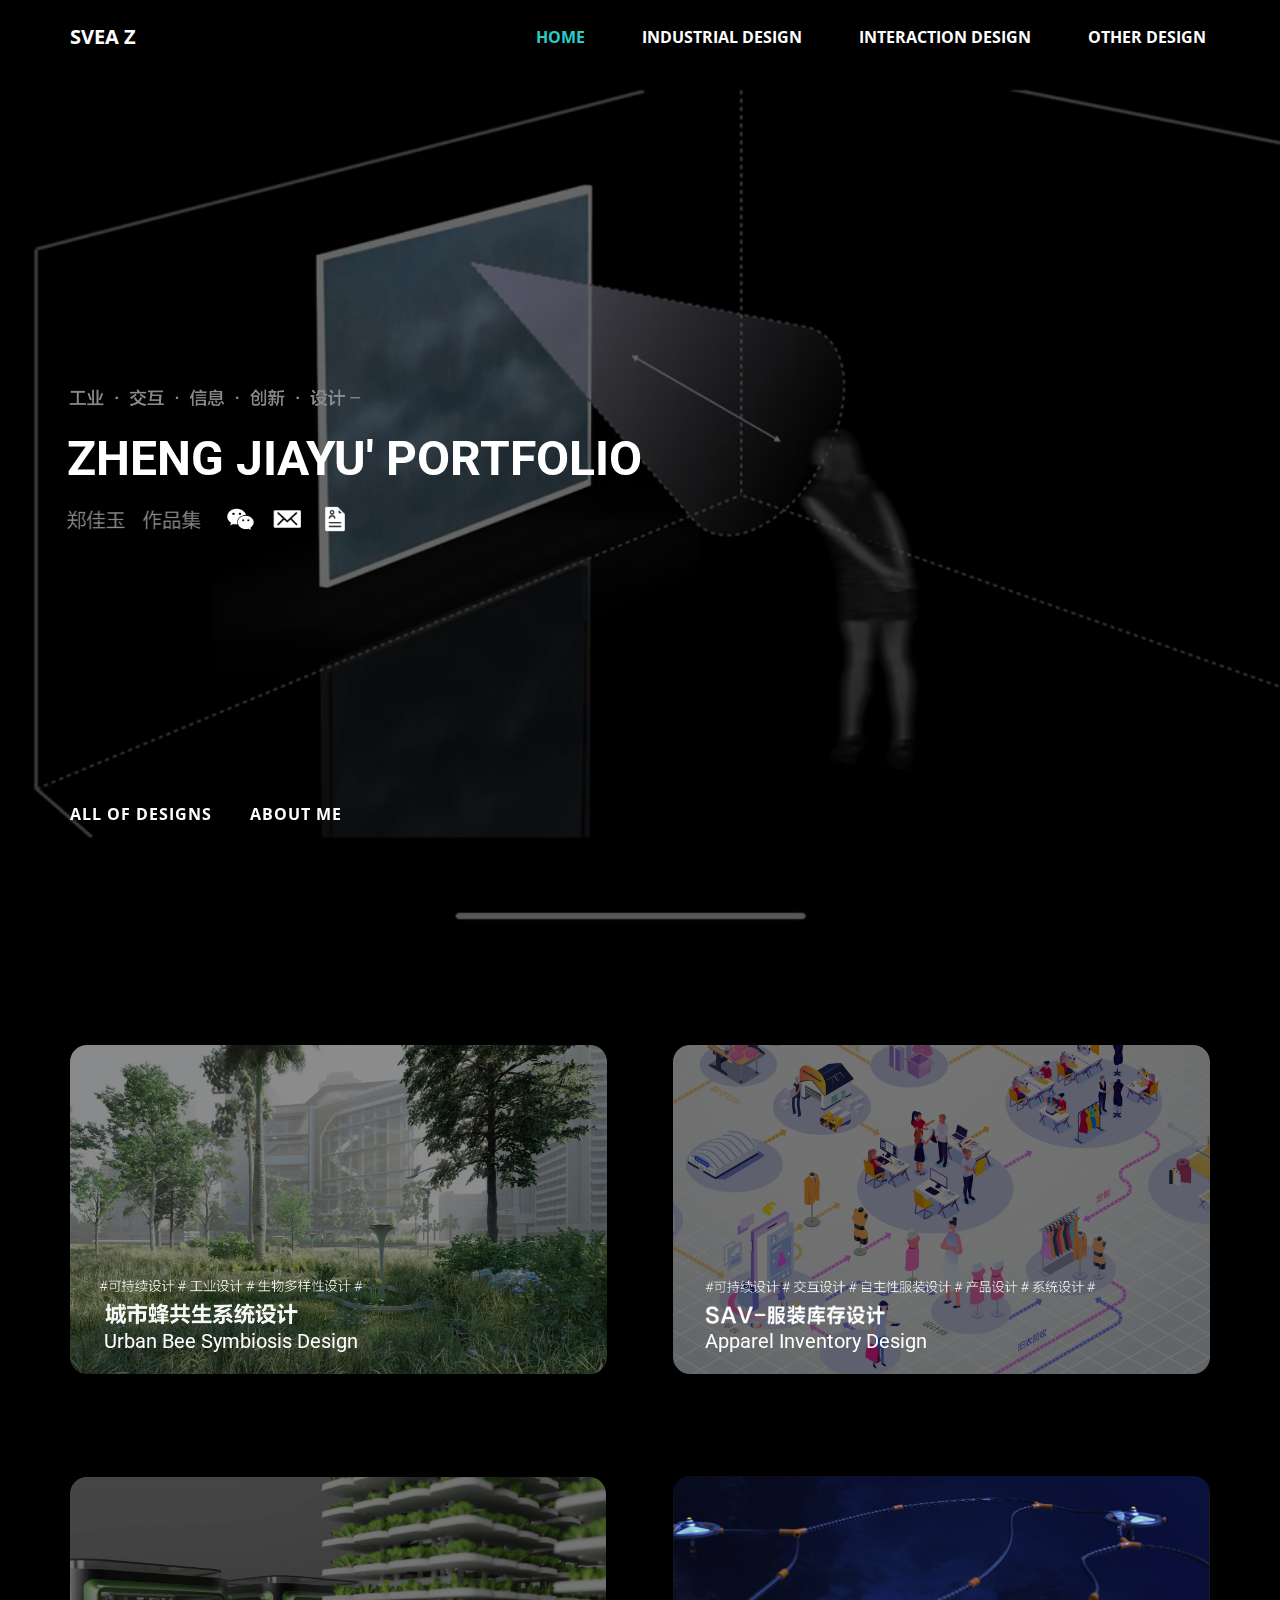
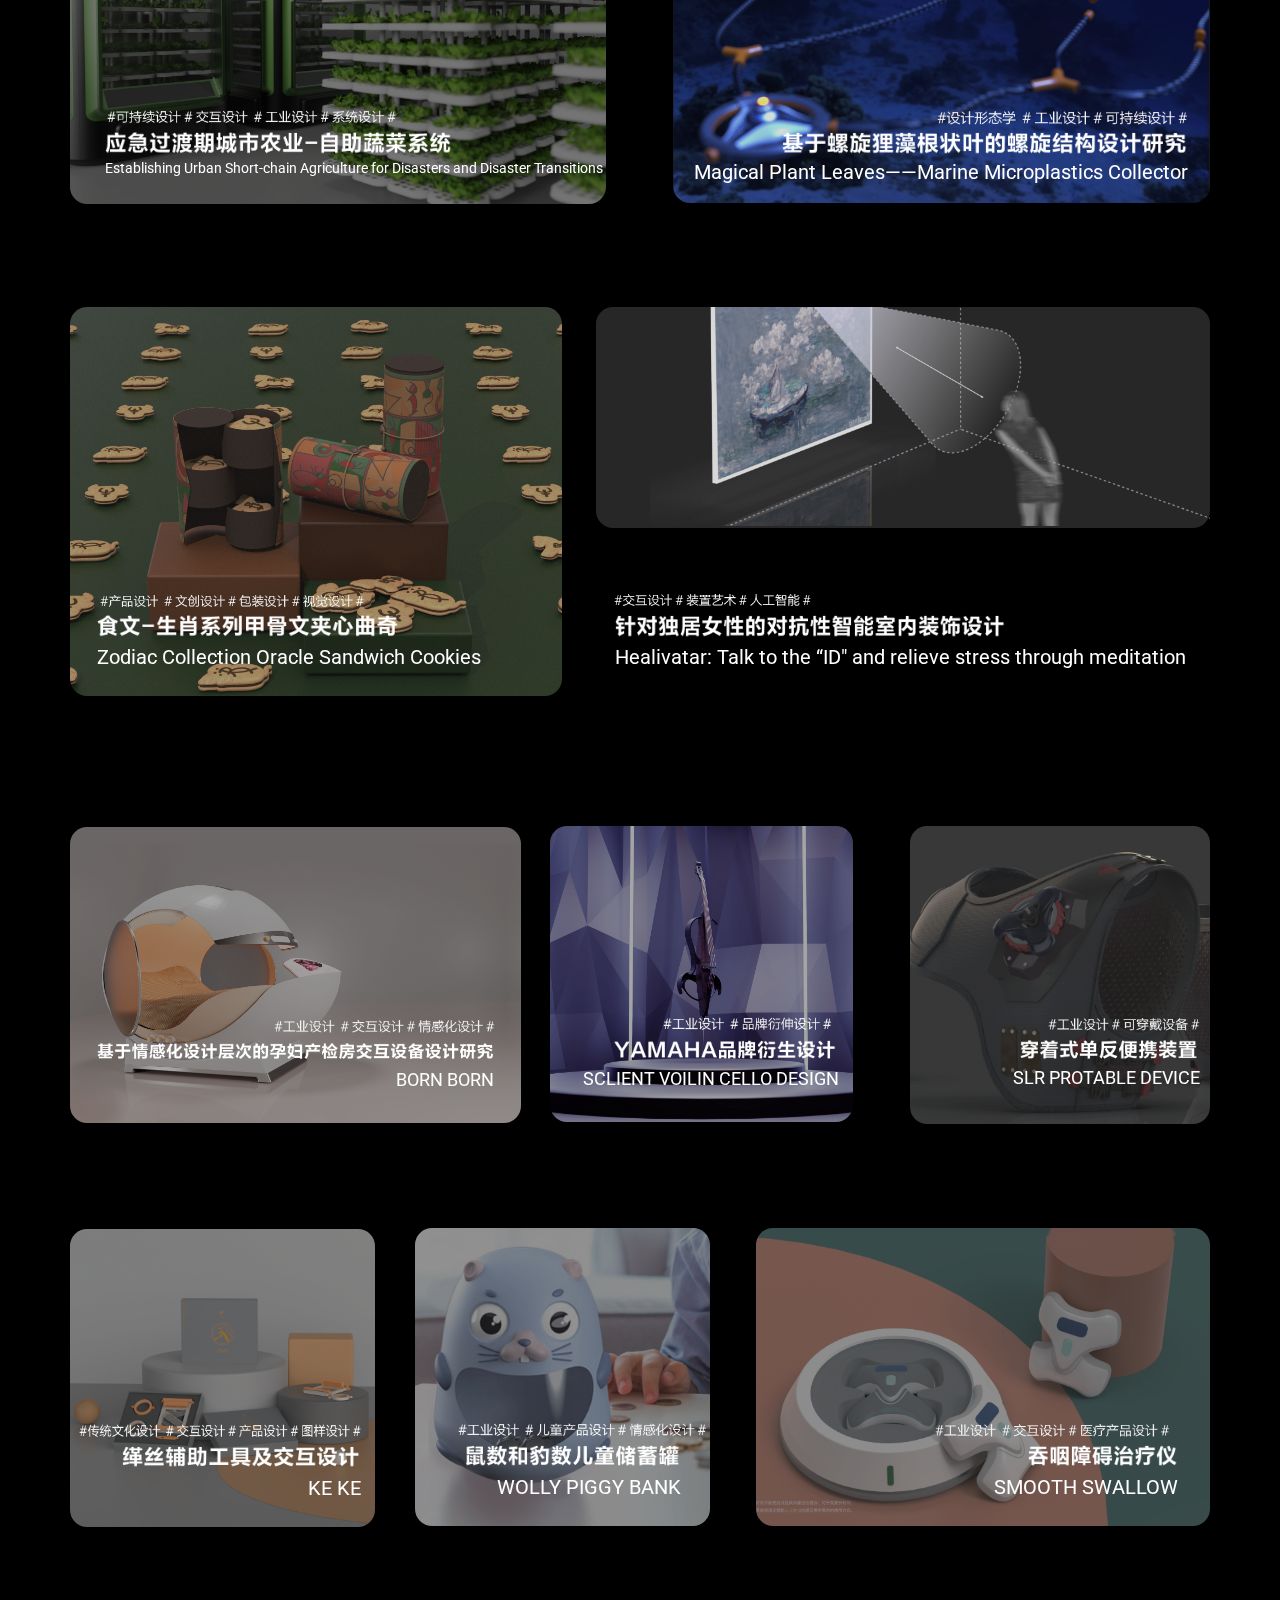
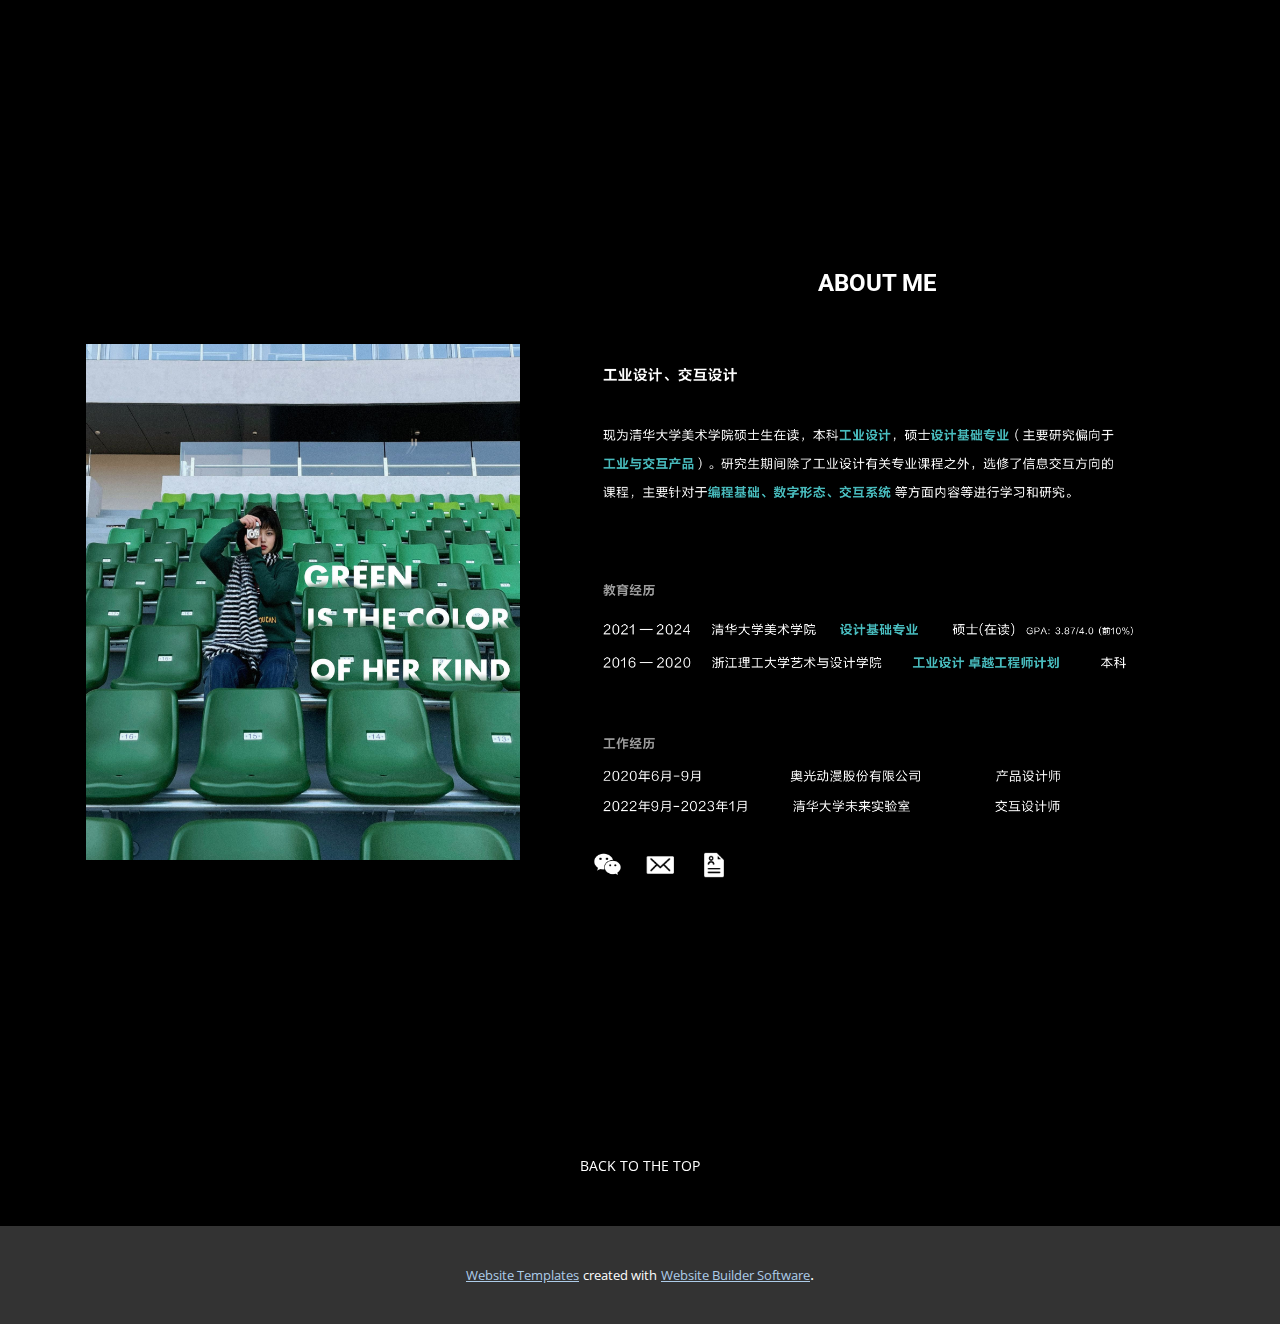
<file: index.html>
<!DOCTYPE html>
<html style="font-size: 16px;" lang="en"><head>
    <meta name="viewport" content="width=device-width, initial-scale=1.0">
    <meta charset="utf-8">
    <meta name="keywords" content="biological design, User Interface, Web Design">
    <meta name="description" content="">
    <title>Home</title>
    <link rel="stylesheet" href="nicepage.css" media="screen">
<link rel="stylesheet" href="Home.css" media="screen">
    <script class="u-script" type="text/javascript" src="jquery.js" defer=""></script>
    <script class="u-script" type="text/javascript" src="nicepage.js" defer=""></script>
    <meta name="generator" content="Nicepage 5.5.0, nicepage.com">
    <link id="u-theme-google-font" rel="stylesheet" href="https://fonts.googleapis.com/css?family=Roboto:100,100i,300,300i,400,400i,500,500i,700,700i,900,900i|Open+Sans:300,300i,400,400i,500,500i,600,600i,700,700i,800,800i">
    
    
    
    
    
    <script type="application/ld+json">{
		"@context": "http://schema.org",
		"@type": "Organization",
		"name": ""
}</script>
    <meta name="theme-color" content="#478ac9">
    <meta property="og:title" content="Home">
    <meta property="og:type" content="website">
  <meta data-intl-tel-input-cdn-path="intlTelInput/"></head>
  <body data-home-page="Home.html" data-home-page-title="Home" class="u-body u-overlap u-palette-1-base u-xl-mode" data-lang="en"><header class="u-black u-clearfix u-header u-sticky u-sticky-73d3" id="sec-e885" data-animation-name="" data-animation-duration="0" data-animation-delay="0" data-animation-direction=""><div class="u-clearfix u-sheet u-sheet-1">
        <nav class="u-menu u-menu-one-level u-offcanvas-shift u-menu-1" data-responsive-from="LG" data-submenu-level="with-reload">
          <div class="menu-collapse" style="font-size: 1rem; letter-spacing: 0px; font-weight: 700; text-transform: uppercase;">
            <a class="u-button-style u-custom-active-border-color u-custom-border u-custom-border-color u-custom-borders u-custom-hover-border-color u-custom-left-right-menu-spacing u-custom-padding-bottom u-custom-text-active-color u-custom-text-color u-custom-text-decoration u-custom-text-hover-color u-custom-top-bottom-menu-spacing u-nav-link u-text-active-palette-1-base u-text-hover-palette-2-base" href="#">
              <svg class="u-svg-link" viewBox="0 0 24 24"><use xmlns:xlink="http://www.w3.org/1999/xlink" xlink:href="#menu-hamburger"></use></svg>
              <svg class="u-svg-content" version="1.1" id="menu-hamburger" viewBox="0 0 16 16" x="0px" y="0px" xmlns:xlink="http://www.w3.org/1999/xlink" xmlns="http://www.w3.org/2000/svg"><g><rect y="1" width="16" height="2"></rect><rect y="7" width="16" height="2"></rect><rect y="13" width="16" height="2"></rect>
</g></svg>
            </a>
          </div>
          <div class="u-custom-menu u-nav-container">
            <ul class="u-nav u-spacing-49 u-unstyled u-nav-1"><li class="u-nav-item"><a class="u-border-active-palette-4-dark-1 u-border-hover-white u-button-style u-nav-link u-text-active-palette-4-dark-1 u-text-hover-white u-text-white" href="Home.html" style="padding: 10px 4px;">Home</a>
</li><li class="u-nav-item"><a class="u-border-active-palette-4-dark-1 u-border-hover-white u-button-style u-nav-link u-text-active-palette-4-dark-1 u-text-hover-white u-text-white" href="INDUSTRIAL-DESIGN.html" style="padding: 10px 4px;">Industrial Design</a>
</li><li class="u-nav-item"><a class="u-border-active-palette-4-dark-1 u-border-hover-white u-button-style u-nav-link u-text-active-palette-4-dark-1 u-text-hover-white u-text-white" href="​Interaction-design.html" style="padding: 10px 4px;"> Interaction design</a>
</li><li class="u-nav-item"><a class="u-border-active-palette-4-dark-1 u-border-hover-white u-button-style u-nav-link u-text-active-palette-4-dark-1 u-text-hover-white u-text-white" href="other-DESIGN.html" style="padding: 10px 4px;">other design</a>
</li></ul>
          </div>
          <div class="u-custom-menu u-nav-container-collapse">
            <div class="u-container-style u-inner-container-layout u-sidenav">
              <div class="u-inner-container-layout u-sidenav-overflow">
                <div class="u-menu-close"></div>
                <ul class="u-align-center u-nav u-popupmenu-items u-spacing-28 u-unstyled u-nav-2"><li class="u-nav-item"><a class="u-button-style u-nav-link" href="Home.html">Home</a>
</li><li class="u-nav-item"><a class="u-button-style u-nav-link" href="INDUSTRIAL-DESIGN.html">Industrial Design</a>
</li><li class="u-nav-item"><a class="u-button-style u-nav-link" href="​Interaction-design.html"> Interaction design</a>
</li><li class="u-nav-item"><a class="u-button-style u-nav-link" href="other-DESIGN.html">other design</a>
</li></ul>
              </div>
            </div>
            <div class="u-black u-menu-overlay u-opacity u-opacity-70"></div>
          </div>
        </nav>
        <p class="u-text u-text-white u-text-1">
          <a class="u-btn u-button-link u-button-style u-none u-text-white u-btn-1" href="Home.html">SVEA Z</a>
        </p>
      </div></header>
    <section class="u-clearfix u-uploaded-video u-video u-section-1" id="sec-c9fa">
      <div class="u-background-video u-expanded u-video-contain" style="">
        <div class="embed-responsive">
          <video class="embed-responsive-item" data-autoplay="1" loop="" muted="1" autoplay="autoplay" playsinline="">
            <source src="files/WeChat_20230301215435.mp4" type="video/mp4">
            <p>Your browser does not support HTML5 video.</p>
          </video>
        </div>
      </div>
      <div class="u-black u-expanded-width u-file-link u-opacity u-opacity-60 u-shape u-shape-rectangle u-shape-1" data-href="files/_20230306201735.jpg" data-target="_blank"></div>
      <h1 class="u-text u-text-body-alt-color u-text-default u-text-1">ZHENG JIAYU'&nbsp;PORTFOLIO</h1>
      <img class="u-image u-image-contain u-image-default u-image-1" src="images/-1-03.png" alt="" data-image-width="4166" data-image-height="285">
      <img class="u-image u-image-contain u-image-default u-image-2" src="images/-1-021.png" alt="" data-image-width="1083" data-image-height="175">
      <img class="u-file-link u-image u-image-contain u-image-default u-preserve-proportions u-image-3" src="images/-.png" alt="" data-image-width="200" data-image-height="200" data-href="files/--.pdf" data-target="_blank">
      <img class="u-image u-image-contain u-image-default u-preserve-proportions u-image-4" src="images/c82b2f23-d7e4-35ed-3aba-2aecba21c09d.png" alt="" data-image-width="200" data-image-height="200" data-href="mailto:zhengjiayu1004@163.com">
      <a href="Home.html#sec-4978" class="u-border-none u-btn u-button-style u-none u-text-active-palette-4-light-1 u-text-hover-palette-4-light-1 u-text-white u-btn-1"> ALL OF DesignS</a>
      <a href="Home.html#sec-39dd" class="u-border-none u-btn u-button-style u-none u-text-active-palette-4-light-1 u-text-hover-palette-4-light-1 u-text-white u-btn-2">ABOUT ME</a>
      <img class="u-file-link u-image u-image-contain u-image-default u-preserve-proportions u-image-5" src="images/ffe88799-2983-43ff-4ddc-bda7c77174b0.png" alt="" data-image-width="200" data-image-height="200" data-href="files/_20230306201735.jpg" data-target="_blank">
    </section>
    <section class="u-black u-clearfix u-section-2" id="sec-414c">
      <div class="u-clearfix u-sheet u-valign-middle-xs u-sheet-1">
        <img class="u-expanded-width-xs u-image u-image-round u-radius-17 u-image-1" src="images/10.jpg" alt="" data-image-width="7680" data-image-height="4320" data-href="INDUSTRIAL-DESIGN.html#sec-81a8">
        <div class="u-align-center u-clearfix u-group-elements u-group-elements-1">
          <img class="u-image u-image-default u-image-2" src="images/-1-04.png" alt="" data-image-width="825" data-image-height="47">
          <img class="u-image u-image-contain u-image-default u-image-3" src="images/bee-03.png" alt="" data-image-width="1417" data-image-height="175">
          <h5 class="u-text u-text-1">Urban
Bee Symbiosis Design </h5>
        </div>
        <img class="u-expanded-width-xs u-image u-image-round u-radius-17 u-image-4" src="images/image16.png" alt="" data-image-width="1690" data-image-height="1163" data-href="​Interaction-design.html#sec-0af9">
        <div class="u-align-center u-clearfix u-expanded-width-xs u-group-elements u-group-elements-2">
          <img class="u-image u-image-contain u-image-default u-image-5" src="images/15-15.png" alt="" data-image-width="1919" data-image-height="223">
          <img class="u-expanded-width u-image u-image-default u-image-6" src="images/16-16.png" alt="" data-image-width="1251" data-image-height="48">
          <h5 class="u-align-left u-text u-text-2">Apparel Inventory Design </h5>
        </div>
        <img class="u-expanded-width-xs u-image u-image-round u-radius-17 u-image-7" src="images/image22.png" alt="" data-image-width="1623" data-image-height="1046" data-href="INDUSTRIAL-DESIGN.html#sec-eca9">
        <img class="u-expanded-width-xs u-image u-image-round u-radius-17 u-image-8" src="images/2222.jpg" alt="" data-image-width="3000" data-image-height="1686" data-href="INDUSTRIAL-DESIGN.html#sec-32ef">
        <div class="u-clearfix u-expanded-width-xs u-group-elements u-group-elements-3">
          <h5 class="u-align-right u-text u-text-3"> Magical Plant Leaves——Marine Microplastic​s Collector </h5>
          <img class="u-expanded-width-xs u-image u-image-contain u-image-default u-image-9" src="images/23-23.png" alt="" data-image-width="1891" data-image-height="112">
          <img class="u-image u-image-contain u-image-default u-image-10" src="images/-1-57.png" alt="" data-image-width="376" data-image-height="24">
        </div>
        <div class="u-align-center u-clearfix u-expanded-width-sm u-group-elements u-group-elements-4">
          <h5 class="u-align-left u-text u-text-4"> Establishing Urban Short-chain Agriculture for Disasters and Disaster Transitions </h5>
          <img class="u-image u-image-contain u-image-default u-image-11" src="images/30-30.png" alt="" data-image-width="1646" data-image-height="112">
          <img class="u-image u-image-contain u-image-default u-image-12" src="images/-1-56.png" alt="" data-image-width="461" data-image-height="24">
        </div>
        <div class="u-clearfix u-expanded-width-xs u-group-elements u-group-elements-5">
          <img class="u-expanded-width u-image u-image-default u-image-13" src="images/image23.png" alt="" data-image-width="2017" data-image-height="1288">
          <div class="u-expanded-width u-grey-50 u-opacity u-opacity-30 u-radius-17 u-shape u-shape-round u-shape-1" data-href="​Interaction-design.html#sec-b18b"></div>
        </div>
        <div class="u-align-center-xl u-clearfix u-group-elements u-group-elements-6">
          <img class="u-image u-image-contain u-image-default u-image-14" src="images/43-43.png" alt="" data-image-width="1891" data-image-height="112">
          <h5 class="u-align-left u-text u-text-5"> Healivatar:&nbsp;​Talk to the “ID" 
and relieve stress through meditation </h5>
          <img class="u-image u-image-contain u-image-default u-image-15" src="images/-1-64.png" alt="" data-image-width="329" data-image-height="25">
        </div>
        <img class="u-expanded-width-xs u-image u-image-round u-radius-17 u-image-16" src="images/image28.png" alt="" data-image-width="1217" data-image-height="761" data-href="other-DESIGN.html#sec-9740">
        <div class="u-clearfix u-expanded-width-xs u-group-elements u-group-elements-7">
          <h5 class="u-align-left u-text u-text-6"> Zodiac Collection Oracle Sandwich Cookies </h5>
          <img class="u-align-center u-image u-image-contain u-image-default u-image-17" src="images/50-50.png" alt="" data-image-width="1436" data-image-height="112">
          <img class="u-image u-image-contain u-image-default u-image-18" src="images/-1-58.png" alt="" data-image-width="440" data-image-height="25">
        </div>
      </div>
    </section>
    <section class="u-black u-clearfix u-section-3" id="sec-8323">
      <div class="u-clearfix u-sheet u-valign-middle-lg u-sheet-1">
        <img class="u-expanded-width-sm u-expanded-width-xs u-image u-image-round u-radius-17 u-image-1" src="images/image25.png" alt="" data-image-width="1966" data-image-height="1174" data-href="INDUSTRIAL-DESIGN.html#sec-315b">
        <div class="u-align-center u-clearfix u-expanded-width-xs u-group-elements u-group-elements-1">
          <h5 class="u-align-right u-text u-text-1">BORN BORN<span style="font-size: 0.875rem;"></span>
          </h5>
          <img class="u-expanded-width-xs u-image u-image-contain u-image-default u-image-2" src="images/38-38.png" alt="" data-image-width="2416" data-image-height="111">
          <img class="u-image u-image-contain u-image-default u-image-3" src="images/-1-59.png" alt="" data-image-width="355" data-image-height="24">
        </div>
        <img class="u-expanded-width-sm u-expanded-width-xs u-image u-image-round u-radius-17 u-image-4" src="images/QQ20220616124921.jpg" alt="" data-image-width="3840" data-image-height="2160">
        <div class="u-align-center u-clearfix u-group-elements u-group-elements-2">
          <img class="u-image u-image-contain u-image-default u-image-5" src="images/51-51.png" alt="" data-image-width="1183" data-image-height="112">
          <h5 class="u-align-right u-text u-text-2">SCLIENT&nbsp;VOILIN CELLO DESIGN</h5>
          <img class="u-image u-image-contain u-image-default u-image-6" src="images/-1-60.png" alt="" data-image-width="274" data-image-height="24">
        </div>
        <img class="u-align-center u-expanded-width-sm u-expanded-width-xs u-image u-image-round u-radius-17 u-image-7" src="images/image26.png" alt="" data-image-width="1397" data-image-height="749">
        <div class="u-align-center u-clearfix u-group-elements u-group-elements-3">
          <h5 class="u-align-right u-text u-text-3"> SLR PROTABLE DEVICE</h5>
          <img class="u-image u-image-contain u-image-default u-image-8" src="images/52-52.png" alt="" data-image-width="946" data-image-height="111">
          <img class="u-image u-image-contain u-image-default u-preserve-proportions u-image-9" src="images/-1-65.png" alt="" data-image-width="244" data-image-height="24">
        </div>
        <img class="u-expanded-width-sm u-expanded-width-xs u-image u-image-round u-radius-17 u-image-10" src="images/image29.png" alt="" data-image-width="1352" data-image-height="871">
        <div class="u-clearfix u-group-elements u-group-elements-4">
          <h5 class="u-align-right u-text u-text-4"> SMOOTH SWALLOW</h5>
          <img class="u-image u-image-contain u-image-default u-image-11" src="images/54-54.png" alt="" data-image-width="736" data-image-height="112">
          <img class="u-image u-image-contain u-image-default u-image-12" src="images/-1-63.png" alt="" data-image-width="376" data-image-height="24">
        </div>
        <img class="u-expanded-width-sm u-expanded-width-xs u-image u-image-round u-radius-17 u-image-13" src="images/image27.png" alt="" data-image-width="1095" data-image-height="768">
        <div class="u-align-center u-clearfix u-group-elements u-group-elements-5">
          <h5 class="u-align-right u-text u-text-5">WOLLY PIGGY BANK</h5>
          <img class="u-image u-image-contain u-image-default u-image-14" src="images/55-55.png" alt="" data-image-width="1051" data-image-height="112">
          <img class="u-image u-image-contain u-image-default u-image-15" src="images/-1-62.png" alt="" data-image-width="397" data-image-height="24">
        </div>
        <img class="u-expanded-width-sm u-expanded-width-xs u-image u-image-round u-radius-17 u-image-16" src="images/image31.png" alt="" data-image-width="1288" data-image-height="868">
        <div class="u-align-center u-clearfix u-group-elements u-group-elements-6">
          <img class="u-image u-image-contain u-image-default u-image-17" src="images/53-53.png" alt="" data-image-width="1156" data-image-height="112">
          <h5 class="u-align-right u-text u-text-6">KE KE</h5>
          <img class="u-align-center u-expanded-width-xs u-image u-image-contain u-image-default u-image-18" src="images/-1-61.png" alt="" data-image-width="487" data-image-height="24">
        </div>
      </div>
    </section>
    <section class="u-black u-clearfix u-section-4" id="sec-39dd">
      <div class="u-clearfix u-sheet u-sheet-1">
        <h5 class="u-align-center-xl u-align-left-lg u-align-left-md u-align-left-sm u-align-left-xs u-text u-text-1">ABOUT ME</h5>
        <img class="u-image u-image-default u-image-1" src="images/b094c09589abc0e2424336f6d944dc7.jpg" alt="" data-image-width="2223" data-image-height="2644">
        <img class="u-expanded-width-xs u-image u-image-contain u-image-default u-image-2" src="images/56-56.png" alt="" data-image-width="1997" data-image-height="1727">
        <img class="u-file-link u-image u-image-contain u-image-default u-preserve-proportions u-image-3" src="images/ffe88799-2983-43ff-4ddc-bda7c77174b0.png" alt="" data-image-width="200" data-image-height="200" data-href="files/_20230306201735.jpg" data-target="_blank">
        <img class="u-image u-image-contain u-image-default u-preserve-proportions u-image-4" src="images/c82b2f23-d7e4-35ed-3aba-2aecba21c09d.png" alt="" data-image-width="200" data-image-height="200" data-href="mailto:zhengjiayu1004@163.com">
        <img class="u-file-link u-image u-image-contain u-image-default u-preserve-proportions u-image-5" src="images/-.png" alt="" data-image-width="200" data-image-height="200" data-href="files/--.pdf" data-target="_blank">
      </div>
    </section>
    
    
    <footer class="u-align-center u-black u-clearfix u-footer u-footer" id="sec-b0e0"><div class="u-clearfix u-sheet u-sheet-1">
        <p class="u-small-text u-text u-text-variant u-text-1">
          <a class="u-active-none u-border-none u-btn u-button-link u-button-style u-hover-none u-none u-text-body-alt-color u-btn-1" href="Home.html">BACK TO THE TOP</a>
        </p>
      </div></footer>
    <section class="u-backlink u-clearfix u-grey-80">
      <a class="u-link" href="https://nicepage.com/website-templates" target="_blank">
        <span>Website Templates</span>
      </a>
      <p class="u-text">
        <span>created with</span>
      </p>
      <a class="u-link" href="" target="_blank">
        <span>Website Builder Software</span>
      </a>. 
    </section><span style="height: 64px; width: 64px; margin-left: 0px; margin-right: auto; margin-top: 0px; right: 20px; bottom: 20px; padding: 20px; background-image: none;" class="u-back-to-top u-icon u-icon-circle u-opacity u-opacity-85 u-text-black u-white" data-href="#">
        <svg class="u-svg-link" preserveAspectRatio="xMidYMin slice" viewBox="0 0 551.13 551.13"><use xmlns:xlink="http://www.w3.org/1999/xlink" xlink:href="#svg-1d98"></use></svg>
        <svg class="u-svg-content" enable-background="new 0 0 551.13 551.13" viewBox="0 0 551.13 551.13" xmlns="http://www.w3.org/2000/svg" id="svg-1d98"><path d="m275.565 189.451 223.897 223.897h51.668l-275.565-275.565-275.565 275.565h51.668z"></path></svg>
    </span>
  
</body></html>
</file>
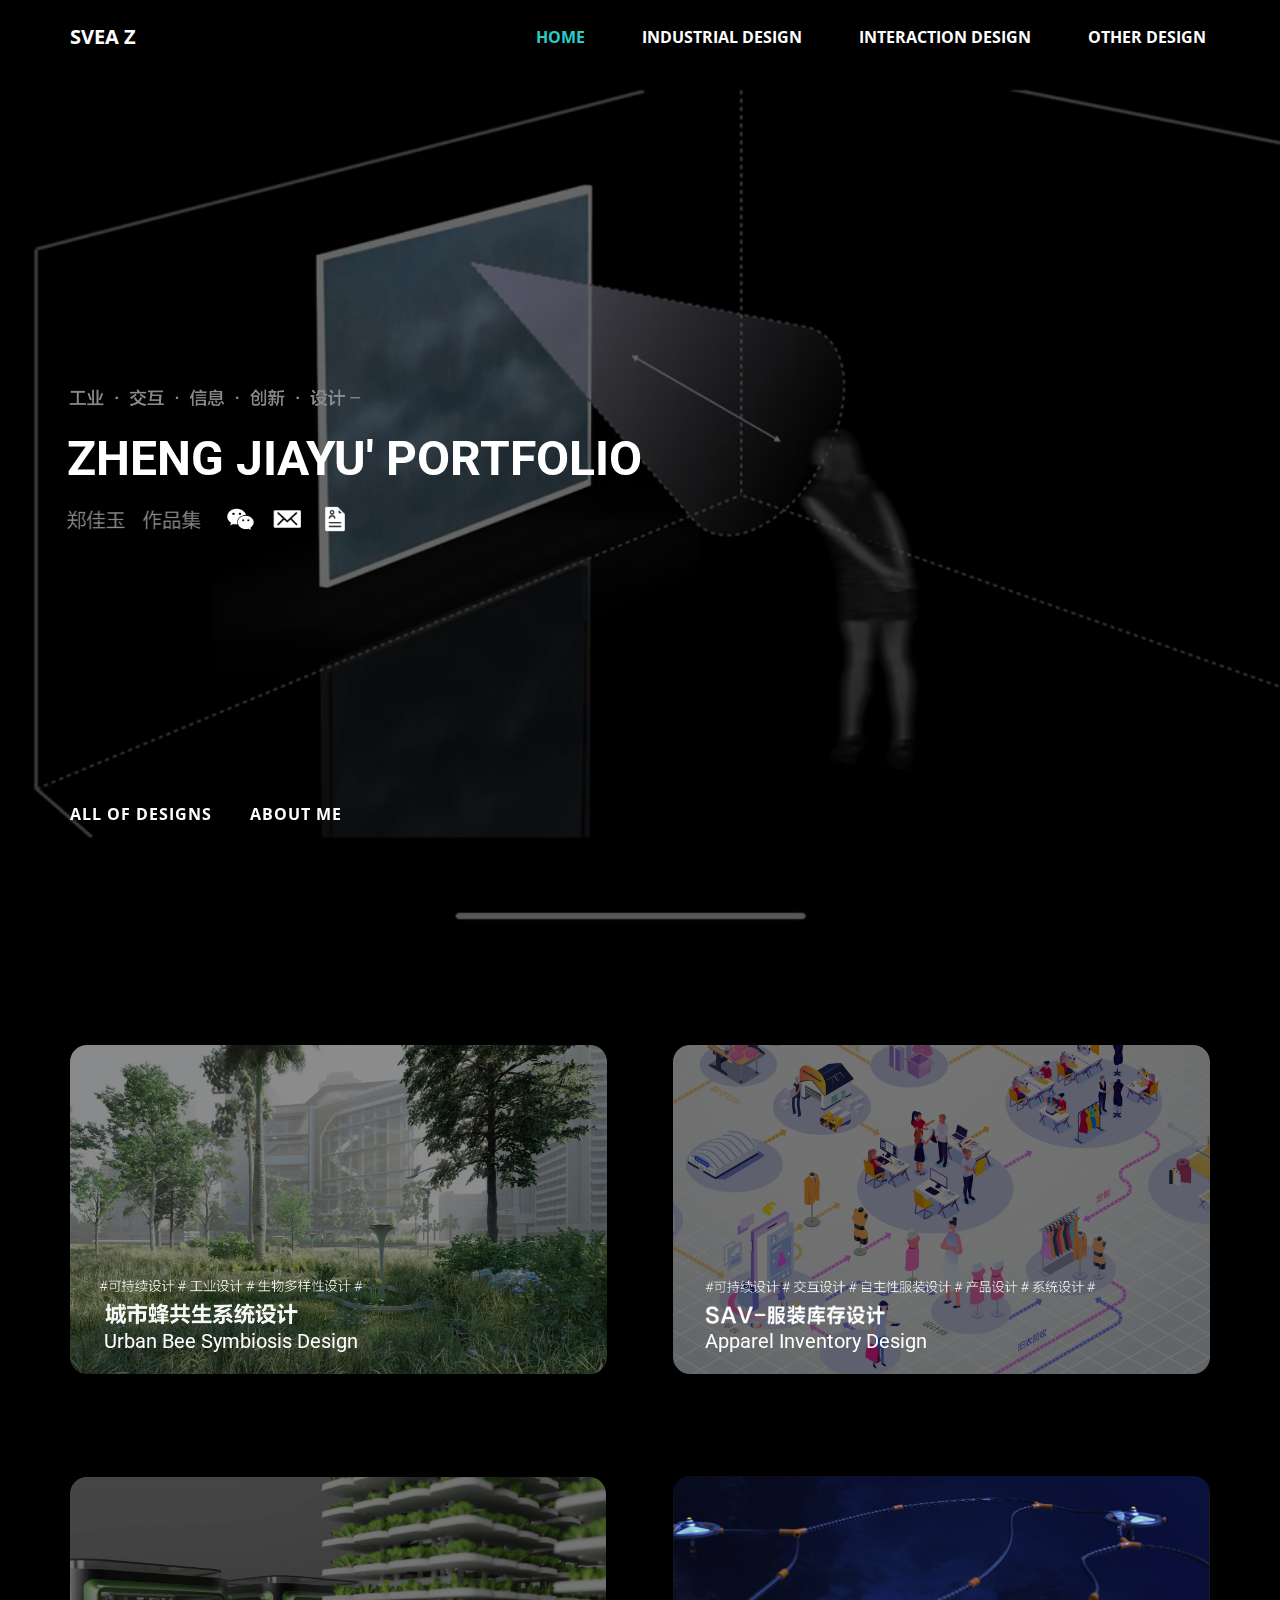
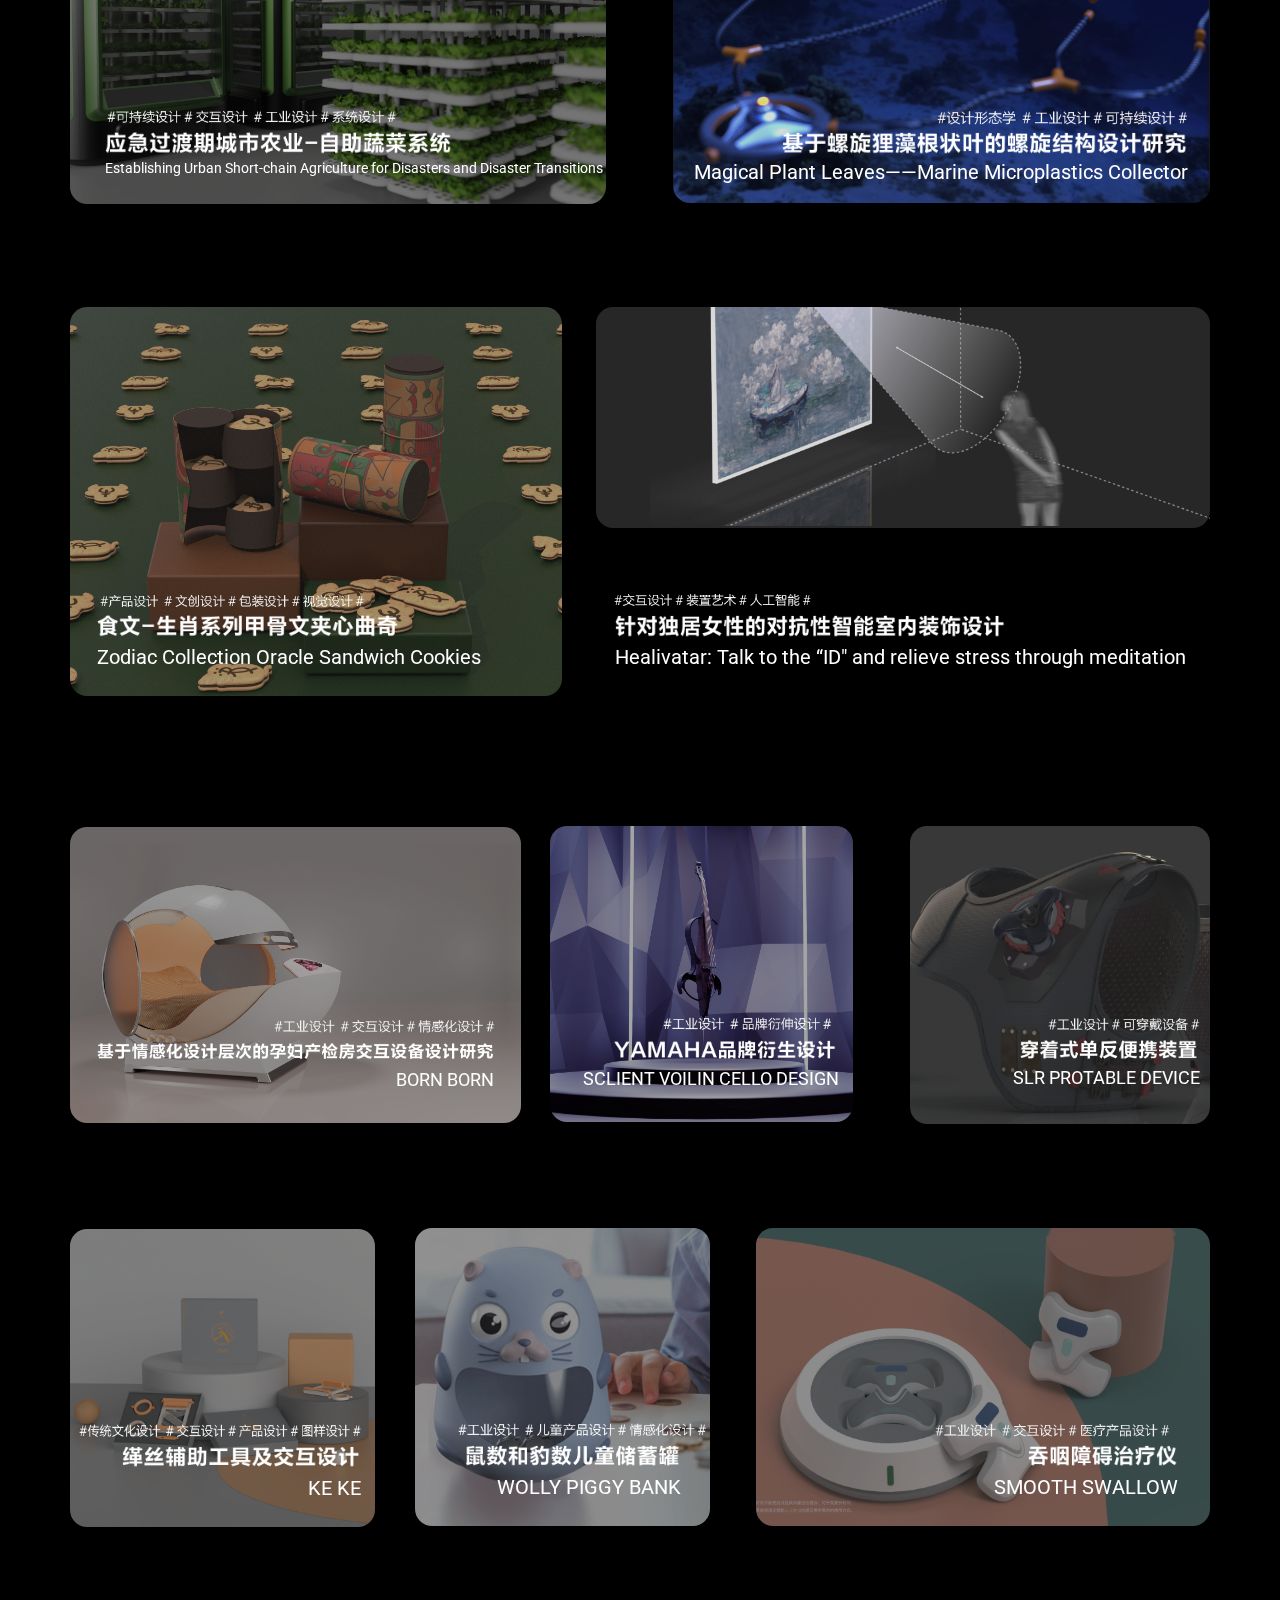
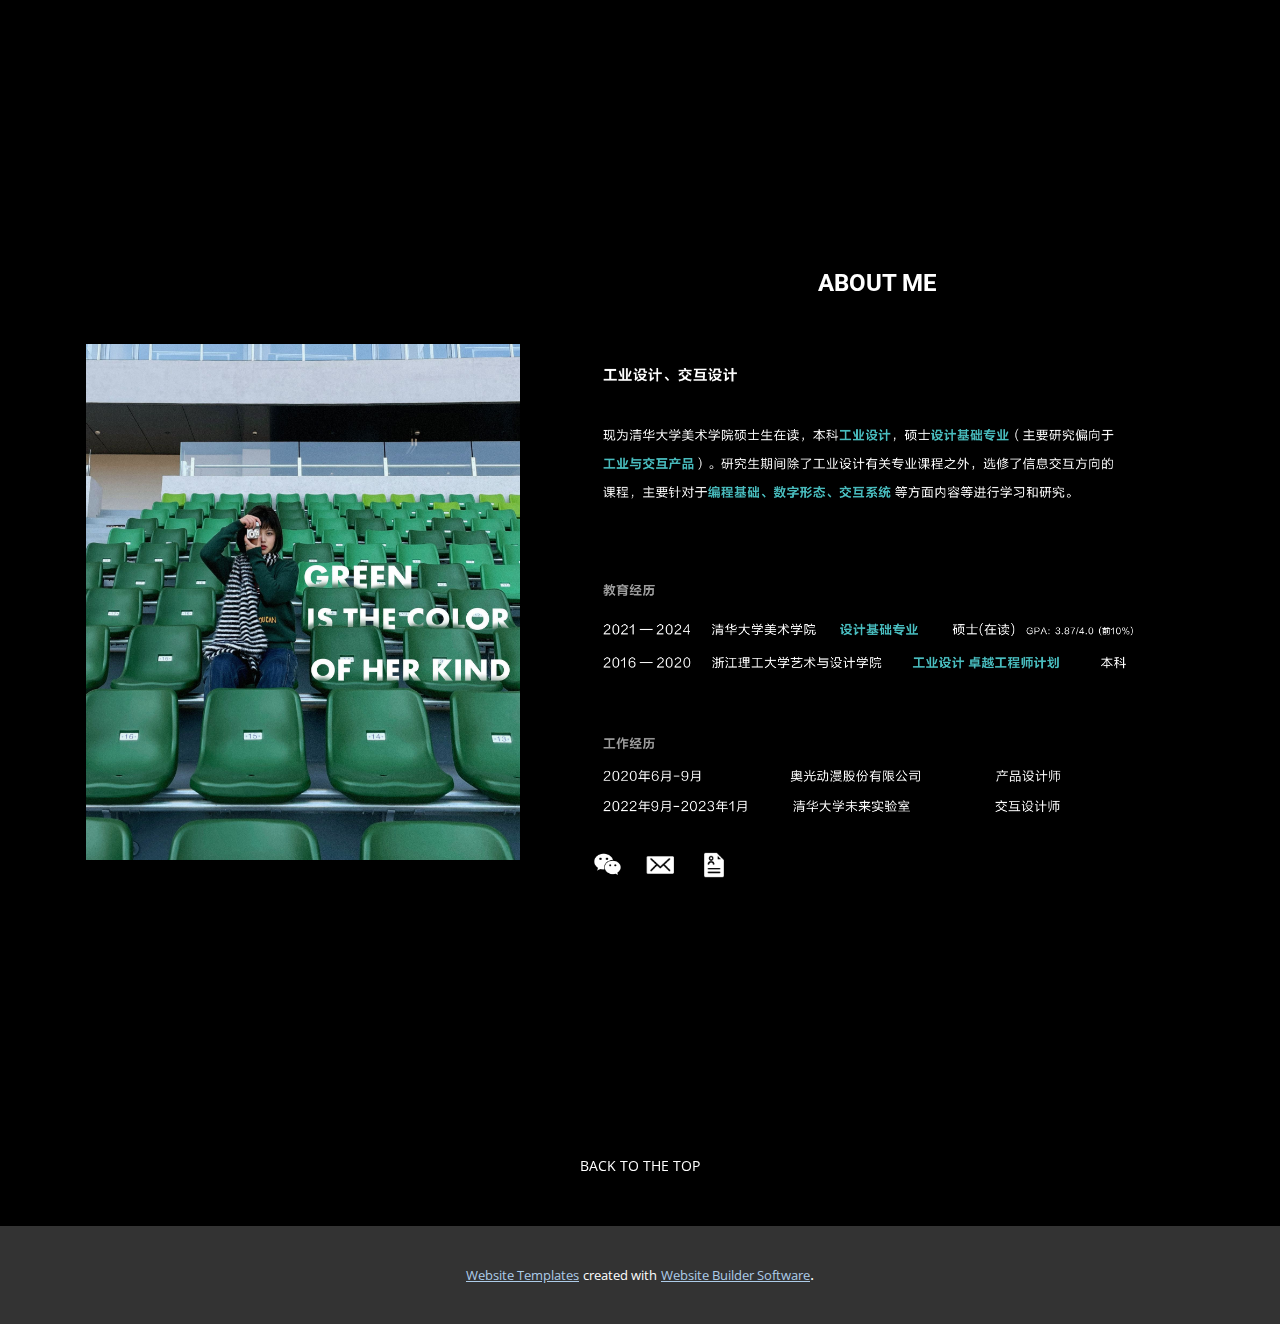
<file: Home.html>
<!DOCTYPE html>
<html style="font-size: 16px;" lang="en"><head>
    <meta name="viewport" content="width=device-width, initial-scale=1.0">
    <meta charset="utf-8">
    <meta name="keywords" content="biological design, User Interface, Web Design">
    <meta name="description" content="">
    <title>Home</title>
    <link rel="stylesheet" href="nicepage.css" media="screen">
<link rel="stylesheet" href="Home.css" media="screen">
    <script class="u-script" type="text/javascript" src="jquery.js" defer=""></script>
    <script class="u-script" type="text/javascript" src="nicepage.js" defer=""></script>
    <meta name="generator" content="Nicepage 5.5.0, nicepage.com">
    <link id="u-theme-google-font" rel="stylesheet" href="https://fonts.googleapis.com/css?family=Roboto:100,100i,300,300i,400,400i,500,500i,700,700i,900,900i|Open+Sans:300,300i,400,400i,500,500i,600,600i,700,700i,800,800i">
    
    
    
    
    
    <script type="application/ld+json">{
		"@context": "http://schema.org",
		"@type": "Organization",
		"name": ""
}</script>
    <meta name="theme-color" content="#478ac9">
    <meta property="og:title" content="Home">
    <meta property="og:type" content="website">
  <meta data-intl-tel-input-cdn-path="intlTelInput/"></head>
  <body class="u-body u-overlap u-palette-1-base u-xl-mode" data-lang="en"><header class="u-black u-clearfix u-header u-sticky u-sticky-73d3" id="sec-e885" data-animation-name="" data-animation-duration="0" data-animation-delay="0" data-animation-direction=""><div class="u-clearfix u-sheet u-sheet-1">
        <nav class="u-menu u-menu-one-level u-offcanvas-shift u-menu-1" data-responsive-from="LG" data-submenu-level="with-reload">
          <div class="menu-collapse" style="font-size: 1rem; letter-spacing: 0px; font-weight: 700; text-transform: uppercase;">
            <a class="u-button-style u-custom-active-border-color u-custom-border u-custom-border-color u-custom-borders u-custom-hover-border-color u-custom-left-right-menu-spacing u-custom-padding-bottom u-custom-text-active-color u-custom-text-color u-custom-text-decoration u-custom-text-hover-color u-custom-top-bottom-menu-spacing u-nav-link u-text-active-palette-1-base u-text-hover-palette-2-base" href="#">
              <svg class="u-svg-link" viewBox="0 0 24 24"><use xmlns:xlink="http://www.w3.org/1999/xlink" xlink:href="#menu-hamburger"></use></svg>
              <svg class="u-svg-content" version="1.1" id="menu-hamburger" viewBox="0 0 16 16" x="0px" y="0px" xmlns:xlink="http://www.w3.org/1999/xlink" xmlns="http://www.w3.org/2000/svg"><g><rect y="1" width="16" height="2"></rect><rect y="7" width="16" height="2"></rect><rect y="13" width="16" height="2"></rect>
</g></svg>
            </a>
          </div>
          <div class="u-custom-menu u-nav-container">
            <ul class="u-nav u-spacing-49 u-unstyled u-nav-1"><li class="u-nav-item"><a class="u-border-active-palette-4-dark-1 u-border-hover-white u-button-style u-nav-link u-text-active-palette-4-dark-1 u-text-hover-white u-text-white" href="Home.html" style="padding: 10px 4px;">Home</a>
</li><li class="u-nav-item"><a class="u-border-active-palette-4-dark-1 u-border-hover-white u-button-style u-nav-link u-text-active-palette-4-dark-1 u-text-hover-white u-text-white" href="INDUSTRIAL-DESIGN.html" style="padding: 10px 4px;">Industrial Design</a>
</li><li class="u-nav-item"><a class="u-border-active-palette-4-dark-1 u-border-hover-white u-button-style u-nav-link u-text-active-palette-4-dark-1 u-text-hover-white u-text-white" href="​Interaction-design.html" style="padding: 10px 4px;"> Interaction design</a>
</li><li class="u-nav-item"><a class="u-border-active-palette-4-dark-1 u-border-hover-white u-button-style u-nav-link u-text-active-palette-4-dark-1 u-text-hover-white u-text-white" href="other-DESIGN.html" style="padding: 10px 4px;">other design</a>
</li></ul>
          </div>
          <div class="u-custom-menu u-nav-container-collapse">
            <div class="u-container-style u-inner-container-layout u-sidenav">
              <div class="u-inner-container-layout u-sidenav-overflow">
                <div class="u-menu-close"></div>
                <ul class="u-align-center u-nav u-popupmenu-items u-spacing-28 u-unstyled u-nav-2"><li class="u-nav-item"><a class="u-button-style u-nav-link" href="Home.html">Home</a>
</li><li class="u-nav-item"><a class="u-button-style u-nav-link" href="INDUSTRIAL-DESIGN.html">Industrial Design</a>
</li><li class="u-nav-item"><a class="u-button-style u-nav-link" href="​Interaction-design.html"> Interaction design</a>
</li><li class="u-nav-item"><a class="u-button-style u-nav-link" href="other-DESIGN.html">other design</a>
</li></ul>
              </div>
            </div>
            <div class="u-black u-menu-overlay u-opacity u-opacity-70"></div>
          </div>
        </nav>
        <p class="u-text u-text-white u-text-1">
          <a class="u-btn u-button-link u-button-style u-none u-text-white u-btn-1" href="Home.html">SVEA Z</a>
        </p>
      </div></header>
    <section class="u-clearfix u-uploaded-video u-video u-section-1" id="sec-c9fa">
      <div class="u-background-video u-expanded u-video-contain" style="">
        <div class="embed-responsive">
          <video class="embed-responsive-item" data-autoplay="1" loop="" muted="1" autoplay="autoplay" playsinline="">
            <source src="files/WeChat_20230301215435.mp4" type="video/mp4">
            <p>Your browser does not support HTML5 video.</p>
          </video>
        </div>
      </div>
      <div class="u-black u-expanded-width u-file-link u-opacity u-opacity-60 u-shape u-shape-rectangle u-shape-1" data-href="files/_20230306201735.jpg" data-target="_blank"></div>
      <h1 class="u-text u-text-body-alt-color u-text-default u-text-1">ZHENG JIAYU'&nbsp;PORTFOLIO</h1>
      <img class="u-image u-image-contain u-image-default u-image-1" src="images/-1-03.png" alt="" data-image-width="4166" data-image-height="285">
      <img class="u-image u-image-contain u-image-default u-image-2" src="images/-1-021.png" alt="" data-image-width="1083" data-image-height="175">
      <img class="u-file-link u-image u-image-contain u-image-default u-preserve-proportions u-image-3" src="images/-.png" alt="" data-image-width="200" data-image-height="200" data-href="files/--.pdf" data-target="_blank">
      <img class="u-image u-image-contain u-image-default u-preserve-proportions u-image-4" src="images/c82b2f23-d7e4-35ed-3aba-2aecba21c09d.png" alt="" data-image-width="200" data-image-height="200" data-href="mailto:zhengjiayu1004@163.com">
      <a href="Home.html#sec-4978" class="u-border-none u-btn u-button-style u-none u-text-active-palette-4-light-1 u-text-hover-palette-4-light-1 u-text-white u-btn-1"> ALL OF DesignS</a>
      <a href="Home.html#sec-39dd" class="u-border-none u-btn u-button-style u-none u-text-active-palette-4-light-1 u-text-hover-palette-4-light-1 u-text-white u-btn-2">ABOUT ME</a>
      <img class="u-file-link u-image u-image-contain u-image-default u-preserve-proportions u-image-5" src="images/ffe88799-2983-43ff-4ddc-bda7c77174b0.png" alt="" data-image-width="200" data-image-height="200" data-href="files/_20230306201735.jpg" data-target="_blank">
    </section>
    <section class="u-black u-clearfix u-section-2" id="sec-414c">
      <div class="u-clearfix u-sheet u-valign-middle-xs u-sheet-1">
        <img class="u-expanded-width-xs u-image u-image-round u-radius-17 u-image-1" src="images/10.jpg" alt="" data-image-width="7680" data-image-height="4320" data-href="INDUSTRIAL-DESIGN.html#sec-81a8">
        <div class="u-align-center u-clearfix u-group-elements u-group-elements-1">
          <img class="u-image u-image-default u-image-2" src="images/-1-04.png" alt="" data-image-width="825" data-image-height="47">
          <img class="u-image u-image-contain u-image-default u-image-3" src="images/bee-03.png" alt="" data-image-width="1417" data-image-height="175">
          <h5 class="u-text u-text-1">Urban
Bee Symbiosis Design </h5>
        </div>
        <img class="u-expanded-width-xs u-image u-image-round u-radius-17 u-image-4" src="images/image16.png" alt="" data-image-width="1690" data-image-height="1163" data-href="​Interaction-design.html#sec-0af9">
        <div class="u-align-center u-clearfix u-expanded-width-xs u-group-elements u-group-elements-2">
          <img class="u-image u-image-contain u-image-default u-image-5" src="images/15-15.png" alt="" data-image-width="1919" data-image-height="223">
          <img class="u-expanded-width u-image u-image-default u-image-6" src="images/16-16.png" alt="" data-image-width="1251" data-image-height="48">
          <h5 class="u-align-left u-text u-text-2">Apparel Inventory Design </h5>
        </div>
        <img class="u-expanded-width-xs u-image u-image-round u-radius-17 u-image-7" src="images/image22.png" alt="" data-image-width="1623" data-image-height="1046" data-href="INDUSTRIAL-DESIGN.html#sec-eca9">
        <img class="u-expanded-width-xs u-image u-image-round u-radius-17 u-image-8" src="images/2222.jpg" alt="" data-image-width="3000" data-image-height="1686" data-href="INDUSTRIAL-DESIGN.html#sec-32ef">
        <div class="u-clearfix u-expanded-width-xs u-group-elements u-group-elements-3">
          <h5 class="u-align-right u-text u-text-3"> Magical Plant Leaves——Marine Microplastic​s Collector </h5>
          <img class="u-expanded-width-xs u-image u-image-contain u-image-default u-image-9" src="images/23-23.png" alt="" data-image-width="1891" data-image-height="112">
          <img class="u-image u-image-contain u-image-default u-image-10" src="images/-1-57.png" alt="" data-image-width="376" data-image-height="24">
        </div>
        <div class="u-align-center u-clearfix u-expanded-width-sm u-group-elements u-group-elements-4">
          <h5 class="u-align-left u-text u-text-4"> Establishing Urban Short-chain Agriculture for Disasters and Disaster Transitions </h5>
          <img class="u-image u-image-contain u-image-default u-image-11" src="images/30-30.png" alt="" data-image-width="1646" data-image-height="112">
          <img class="u-image u-image-contain u-image-default u-image-12" src="images/-1-56.png" alt="" data-image-width="461" data-image-height="24">
        </div>
        <div class="u-clearfix u-expanded-width-xs u-group-elements u-group-elements-5">
          <img class="u-expanded-width u-image u-image-default u-image-13" src="images/image23.png" alt="" data-image-width="2017" data-image-height="1288">
          <div class="u-expanded-width u-grey-50 u-opacity u-opacity-30 u-radius-17 u-shape u-shape-round u-shape-1" data-href="​Interaction-design.html#sec-b18b"></div>
        </div>
        <div class="u-align-center-xl u-clearfix u-group-elements u-group-elements-6">
          <img class="u-image u-image-contain u-image-default u-image-14" src="images/43-43.png" alt="" data-image-width="1891" data-image-height="112">
          <h5 class="u-align-left u-text u-text-5"> Healivatar:&nbsp;​Talk to the “ID" 
and relieve stress through meditation </h5>
          <img class="u-image u-image-contain u-image-default u-image-15" src="images/-1-64.png" alt="" data-image-width="329" data-image-height="25">
        </div>
        <img class="u-expanded-width-xs u-image u-image-round u-radius-17 u-image-16" src="images/image28.png" alt="" data-image-width="1217" data-image-height="761" data-href="other-DESIGN.html#sec-9740">
        <div class="u-clearfix u-expanded-width-xs u-group-elements u-group-elements-7">
          <h5 class="u-align-left u-text u-text-6"> Zodiac Collection Oracle Sandwich Cookies </h5>
          <img class="u-align-center u-image u-image-contain u-image-default u-image-17" src="images/50-50.png" alt="" data-image-width="1436" data-image-height="112">
          <img class="u-image u-image-contain u-image-default u-image-18" src="images/-1-58.png" alt="" data-image-width="440" data-image-height="25">
        </div>
      </div>
    </section>
    <section class="u-black u-clearfix u-section-3" id="sec-8323">
      <div class="u-clearfix u-sheet u-valign-middle-lg u-sheet-1">
        <img class="u-expanded-width-sm u-expanded-width-xs u-image u-image-round u-radius-17 u-image-1" src="images/image25.png" alt="" data-image-width="1966" data-image-height="1174" data-href="INDUSTRIAL-DESIGN.html#sec-315b">
        <div class="u-align-center u-clearfix u-expanded-width-xs u-group-elements u-group-elements-1">
          <h5 class="u-align-right u-text u-text-1">BORN BORN<span style="font-size: 0.875rem;"></span>
          </h5>
          <img class="u-expanded-width-xs u-image u-image-contain u-image-default u-image-2" src="images/38-38.png" alt="" data-image-width="2416" data-image-height="111">
          <img class="u-image u-image-contain u-image-default u-image-3" src="images/-1-59.png" alt="" data-image-width="355" data-image-height="24">
        </div>
        <img class="u-expanded-width-sm u-expanded-width-xs u-image u-image-round u-radius-17 u-image-4" src="images/QQ20220616124921.jpg" alt="" data-image-width="3840" data-image-height="2160">
        <div class="u-align-center u-clearfix u-group-elements u-group-elements-2">
          <img class="u-image u-image-contain u-image-default u-image-5" src="images/51-51.png" alt="" data-image-width="1183" data-image-height="112">
          <h5 class="u-align-right u-text u-text-2">SCLIENT&nbsp;VOILIN CELLO DESIGN</h5>
          <img class="u-image u-image-contain u-image-default u-image-6" src="images/-1-60.png" alt="" data-image-width="274" data-image-height="24">
        </div>
        <img class="u-align-center u-expanded-width-sm u-expanded-width-xs u-image u-image-round u-radius-17 u-image-7" src="images/image26.png" alt="" data-image-width="1397" data-image-height="749">
        <div class="u-align-center u-clearfix u-group-elements u-group-elements-3">
          <h5 class="u-align-right u-text u-text-3"> SLR PROTABLE DEVICE</h5>
          <img class="u-image u-image-contain u-image-default u-image-8" src="images/52-52.png" alt="" data-image-width="946" data-image-height="111">
          <img class="u-image u-image-contain u-image-default u-preserve-proportions u-image-9" src="images/-1-65.png" alt="" data-image-width="244" data-image-height="24">
        </div>
        <img class="u-expanded-width-sm u-expanded-width-xs u-image u-image-round u-radius-17 u-image-10" src="images/image29.png" alt="" data-image-width="1352" data-image-height="871">
        <div class="u-clearfix u-group-elements u-group-elements-4">
          <h5 class="u-align-right u-text u-text-4"> SMOOTH SWALLOW</h5>
          <img class="u-image u-image-contain u-image-default u-image-11" src="images/54-54.png" alt="" data-image-width="736" data-image-height="112">
          <img class="u-image u-image-contain u-image-default u-image-12" src="images/-1-63.png" alt="" data-image-width="376" data-image-height="24">
        </div>
        <img class="u-expanded-width-sm u-expanded-width-xs u-image u-image-round u-radius-17 u-image-13" src="images/image27.png" alt="" data-image-width="1095" data-image-height="768">
        <div class="u-align-center u-clearfix u-group-elements u-group-elements-5">
          <h5 class="u-align-right u-text u-text-5">WOLLY PIGGY BANK</h5>
          <img class="u-image u-image-contain u-image-default u-image-14" src="images/55-55.png" alt="" data-image-width="1051" data-image-height="112">
          <img class="u-image u-image-contain u-image-default u-image-15" src="images/-1-62.png" alt="" data-image-width="397" data-image-height="24">
        </div>
        <img class="u-expanded-width-sm u-expanded-width-xs u-image u-image-round u-radius-17 u-image-16" src="images/image31.png" alt="" data-image-width="1288" data-image-height="868">
        <div class="u-align-center u-clearfix u-group-elements u-group-elements-6">
          <img class="u-image u-image-contain u-image-default u-image-17" src="images/53-53.png" alt="" data-image-width="1156" data-image-height="112">
          <h5 class="u-align-right u-text u-text-6">KE KE</h5>
          <img class="u-align-center u-expanded-width-xs u-image u-image-contain u-image-default u-image-18" src="images/-1-61.png" alt="" data-image-width="487" data-image-height="24">
        </div>
      </div>
    </section>
    <section class="u-black u-clearfix u-section-4" id="sec-39dd">
      <div class="u-clearfix u-sheet u-sheet-1">
        <h5 class="u-align-center-xl u-align-left-lg u-align-left-md u-align-left-sm u-align-left-xs u-text u-text-1">ABOUT ME</h5>
        <img class="u-image u-image-default u-image-1" src="images/b094c09589abc0e2424336f6d944dc7.jpg" alt="" data-image-width="2223" data-image-height="2644">
        <img class="u-expanded-width-xs u-image u-image-contain u-image-default u-image-2" src="images/56-56.png" alt="" data-image-width="1997" data-image-height="1727">
        <img class="u-file-link u-image u-image-contain u-image-default u-preserve-proportions u-image-3" src="images/ffe88799-2983-43ff-4ddc-bda7c77174b0.png" alt="" data-image-width="200" data-image-height="200" data-href="files/_20230306201735.jpg" data-target="_blank">
        <img class="u-image u-image-contain u-image-default u-preserve-proportions u-image-4" src="images/c82b2f23-d7e4-35ed-3aba-2aecba21c09d.png" alt="" data-image-width="200" data-image-height="200" data-href="mailto:zhengjiayu1004@163.com">
        <img class="u-file-link u-image u-image-contain u-image-default u-preserve-proportions u-image-5" src="images/-.png" alt="" data-image-width="200" data-image-height="200" data-href="files/--.pdf" data-target="_blank">
      </div>
    </section>
    
    
    <footer class="u-align-center u-black u-clearfix u-footer u-footer" id="sec-b0e0"><div class="u-clearfix u-sheet u-sheet-1">
        <p class="u-small-text u-text u-text-variant u-text-1">
          <a class="u-active-none u-border-none u-btn u-button-link u-button-style u-hover-none u-none u-text-body-alt-color u-btn-1" href="Home.html">BACK TO THE TOP</a>
        </p>
      </div></footer>
    <section class="u-backlink u-clearfix u-grey-80">
      <a class="u-link" href="https://nicepage.com/website-templates" target="_blank">
        <span>Website Templates</span>
      </a>
      <p class="u-text">
        <span>created with</span>
      </p>
      <a class="u-link" href="" target="_blank">
        <span>Website Builder Software</span>
      </a>. 
    </section><span style="height: 64px; width: 64px; margin-left: 0px; margin-right: auto; margin-top: 0px; right: 20px; bottom: 20px; padding: 20px; background-image: none;" class="u-back-to-top u-icon u-icon-circle u-opacity u-opacity-85 u-text-black u-white" data-href="#">
        <svg class="u-svg-link" preserveAspectRatio="xMidYMin slice" viewBox="0 0 551.13 551.13"><use xmlns:xlink="http://www.w3.org/1999/xlink" xlink:href="#svg-1d98"></use></svg>
        <svg class="u-svg-content" enable-background="new 0 0 551.13 551.13" viewBox="0 0 551.13 551.13" xmlns="http://www.w3.org/2000/svg" id="svg-1d98"><path d="m275.565 189.451 223.897 223.897h51.668l-275.565-275.565-275.565 275.565h51.668z"></path></svg>
    </span>
  
</body></html>
</file>
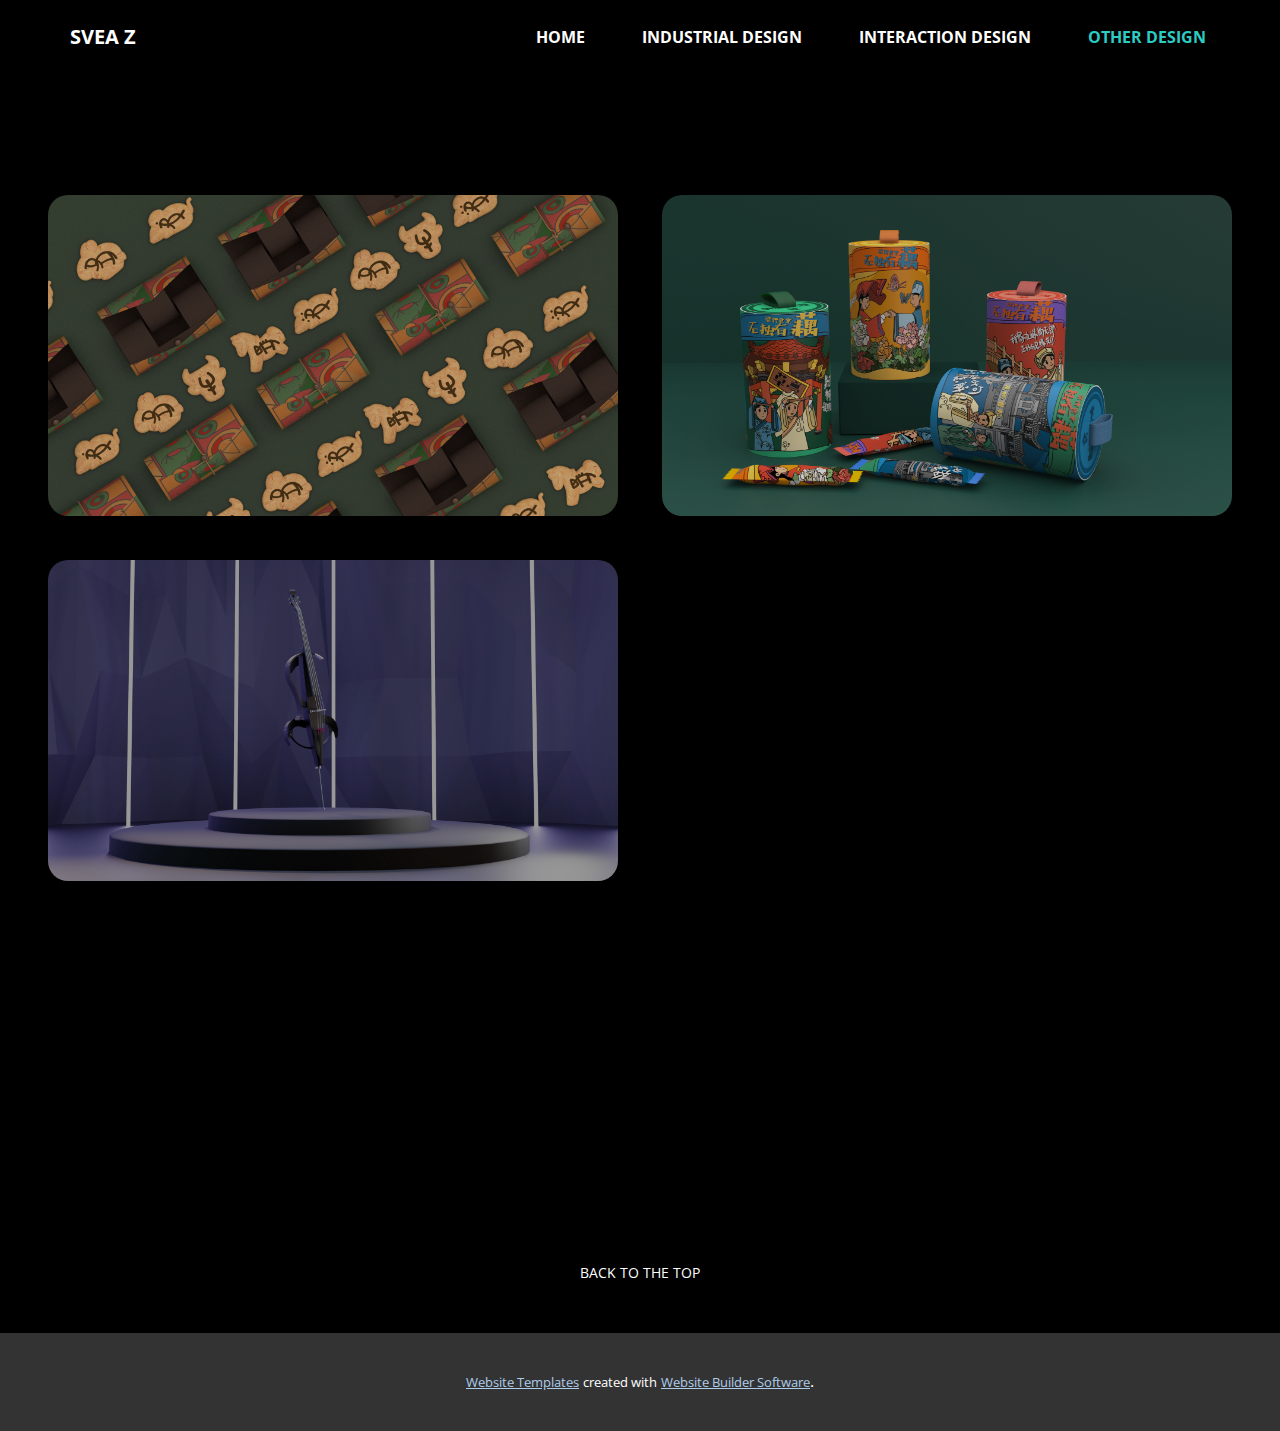
<file: other-DESIGN.html>
<!DOCTYPE html>
<html style="font-size: 16px;" lang="en"><head>
    <meta name="viewport" content="width=device-width, initial-scale=1.0">
    <meta charset="utf-8">
    <meta name="keywords" content="">
    <meta name="description" content="">
    <title>other DESIGN</title>
    <link rel="stylesheet" href="nicepage.css" media="screen">
<link rel="stylesheet" href="other-DESIGN.css" media="screen">
    <script class="u-script" type="text/javascript" src="jquery.js" defer=""></script>
    <script class="u-script" type="text/javascript" src="nicepage.js" defer=""></script>
    <meta name="generator" content="Nicepage 5.5.0, nicepage.com">
    <link id="u-theme-google-font" rel="stylesheet" href="https://fonts.googleapis.com/css?family=Roboto:100,100i,300,300i,400,400i,500,500i,700,700i,900,900i|Open+Sans:300,300i,400,400i,500,500i,600,600i,700,700i,800,800i">
    
    
    <script type="application/ld+json">{
		"@context": "http://schema.org",
		"@type": "Organization",
		"name": ""
}</script>
    <meta name="theme-color" content="#478ac9">
    <meta property="og:title" content="other DESIGN">
    <meta property="og:type" content="website">
  <meta data-intl-tel-input-cdn-path="intlTelInput/"></head>
  <body class="u-body u-xl-mode" data-lang="en"><header class="u-black u-clearfix u-header u-sticky u-sticky-73d3" id="sec-e885" data-animation-name="" data-animation-duration="0" data-animation-delay="0" data-animation-direction=""><div class="u-clearfix u-sheet u-sheet-1">
        <nav class="u-menu u-menu-one-level u-offcanvas-shift u-menu-1" data-responsive-from="LG" data-submenu-level="with-reload">
          <div class="menu-collapse" style="font-size: 1rem; letter-spacing: 0px; font-weight: 700; text-transform: uppercase;">
            <a class="u-button-style u-custom-active-border-color u-custom-border u-custom-border-color u-custom-borders u-custom-hover-border-color u-custom-left-right-menu-spacing u-custom-padding-bottom u-custom-text-active-color u-custom-text-color u-custom-text-decoration u-custom-text-hover-color u-custom-top-bottom-menu-spacing u-nav-link u-text-active-palette-1-base u-text-hover-palette-2-base" href="#">
              <svg class="u-svg-link" viewBox="0 0 24 24"><use xmlns:xlink="http://www.w3.org/1999/xlink" xlink:href="#menu-hamburger"></use></svg>
              <svg class="u-svg-content" version="1.1" id="menu-hamburger" viewBox="0 0 16 16" x="0px" y="0px" xmlns:xlink="http://www.w3.org/1999/xlink" xmlns="http://www.w3.org/2000/svg"><g><rect y="1" width="16" height="2"></rect><rect y="7" width="16" height="2"></rect><rect y="13" width="16" height="2"></rect>
</g></svg>
            </a>
          </div>
          <div class="u-custom-menu u-nav-container">
            <ul class="u-nav u-spacing-49 u-unstyled u-nav-1"><li class="u-nav-item"><a class="u-border-active-palette-4-dark-1 u-border-hover-white u-button-style u-nav-link u-text-active-palette-4-dark-1 u-text-hover-white u-text-white" href="Home.html" style="padding: 10px 4px;">Home</a>
</li><li class="u-nav-item"><a class="u-border-active-palette-4-dark-1 u-border-hover-white u-button-style u-nav-link u-text-active-palette-4-dark-1 u-text-hover-white u-text-white" href="INDUSTRIAL-DESIGN.html" style="padding: 10px 4px;">Industrial Design</a>
</li><li class="u-nav-item"><a class="u-border-active-palette-4-dark-1 u-border-hover-white u-button-style u-nav-link u-text-active-palette-4-dark-1 u-text-hover-white u-text-white" href="​Interaction-design.html" style="padding: 10px 4px;"> Interaction design</a>
</li><li class="u-nav-item"><a class="u-border-active-palette-4-dark-1 u-border-hover-white u-button-style u-nav-link u-text-active-palette-4-dark-1 u-text-hover-white u-text-white" href="other-DESIGN.html" style="padding: 10px 4px;">other design</a>
</li></ul>
          </div>
          <div class="u-custom-menu u-nav-container-collapse">
            <div class="u-container-style u-inner-container-layout u-sidenav">
              <div class="u-inner-container-layout u-sidenav-overflow">
                <div class="u-menu-close"></div>
                <ul class="u-align-center u-nav u-popupmenu-items u-spacing-28 u-unstyled u-nav-2"><li class="u-nav-item"><a class="u-button-style u-nav-link" href="Home.html">Home</a>
</li><li class="u-nav-item"><a class="u-button-style u-nav-link" href="INDUSTRIAL-DESIGN.html">Industrial Design</a>
</li><li class="u-nav-item"><a class="u-button-style u-nav-link" href="​Interaction-design.html"> Interaction design</a>
</li><li class="u-nav-item"><a class="u-button-style u-nav-link" href="other-DESIGN.html">other design</a>
</li></ul>
              </div>
            </div>
            <div class="u-black u-menu-overlay u-opacity u-opacity-70"></div>
          </div>
        </nav>
        <p class="u-text u-text-white u-text-1">
          <a class="u-btn u-button-link u-button-style u-none u-text-white u-btn-1" href="Home.html">SVEA Z</a>
        </p>
      </div></header>
    <section class="u-black u-clearfix u-section-1" id="sec-9740">
      <div class="u-clearfix u-sheet u-sheet-1">
        <img class="u-image u-image-round u-radius-20 u-image-1" src="images/a7041053-7905-1d86-2412-3dd6343167b5.png" alt="" data-image-width="2000" data-image-height="1125">
        <img class="u-image u-image-round u-radius-20 u-image-2" src="images/image43.png" alt="" data-image-width="1939" data-image-height="1144">
        <img class="u-image u-image-round u-radius-20 u-image-3" src="images/image45.png" alt="" data-image-width="2329" data-image-height="1322">
      </div>
    </section>
    
    
    <footer class="u-align-center u-black u-clearfix u-footer u-footer" id="sec-b0e0"><div class="u-clearfix u-sheet u-sheet-1">
        <p class="u-small-text u-text u-text-variant u-text-1">
          <a class="u-active-none u-border-none u-btn u-button-link u-button-style u-hover-none u-none u-text-body-alt-color u-btn-1" href="Home.html">BACK TO THE TOP</a>
        </p>
      </div></footer>
    <section class="u-backlink u-clearfix u-grey-80">
      <a class="u-link" href="https://nicepage.com/website-templates" target="_blank">
        <span>Website Templates</span>
      </a>
      <p class="u-text">
        <span>created with</span>
      </p>
      <a class="u-link" href="" target="_blank">
        <span>Website Builder Software</span>
      </a>. 
    </section>
  
</body></html>
</file>
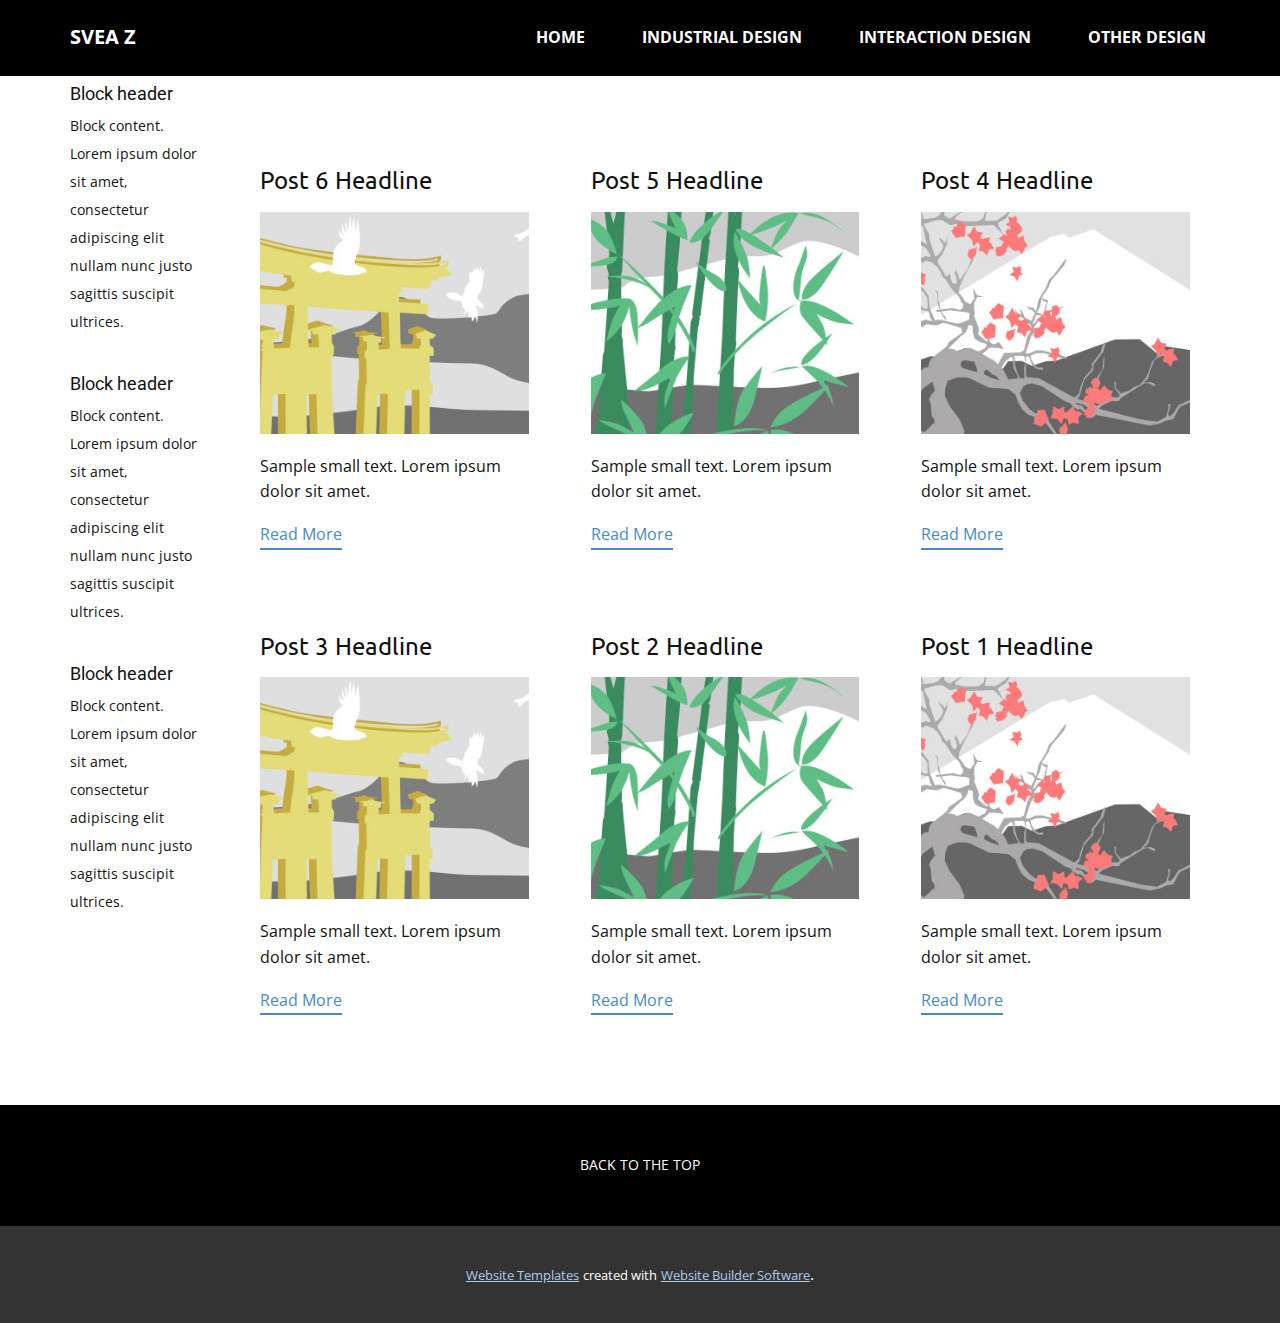
<file: blog/blog.html>
<!DOCTYPE html>
<html style="font-size: 16px;" lang="en"><head>
    <meta name="viewport" content="width=device-width, initial-scale=1.0">
    <meta charset="utf-8">
    <meta name="keywords" content="">
    <meta name="description" content="">
    <title>Blog Template</title>
    <link rel="stylesheet" href="../nicepage.css" media="screen">
<link rel="stylesheet" href="../Blog-Template.css" media="screen">
    <script class="u-script" type="text/javascript" src="../jquery.js" defer=""></script>
    <script class="u-script" type="text/javascript" src="../nicepage.js" defer=""></script>
    <meta name="generator" content="Nicepage 5.5.0, nicepage.com">
    <link id="u-theme-google-font" rel="stylesheet" href="https://fonts.googleapis.com/css?family=Roboto:100,100i,300,300i,400,400i,500,500i,700,700i,900,900i|Open+Sans:300,300i,400,400i,500,500i,600,600i,700,700i,800,800i">
    <link id="u-page-google-font" rel="stylesheet" href="https://fonts.googleapis.com/css?family=Ubuntu:300,300i,400,400i,500,500i,700,700i">
    
    
    <script type="application/ld+json">{
		"@context": "http://schema.org",
		"@type": "Organization",
		"name": ""
}</script>
    <meta name="theme-color" content="#478ac9">
  <meta data-intl-tel-input-cdn-path="intlTelInput/"></head>
  <body class="u-body u-xl-mode" data-lang="en"><header class="u-black u-clearfix u-header u-sticky u-sticky-73d3" id="sec-e885" data-animation-name="" data-animation-duration="0" data-animation-delay="0" data-animation-direction=""><div class="u-clearfix u-sheet u-sheet-1">
        <nav class="u-menu u-menu-one-level u-offcanvas-shift u-menu-1" data-responsive-from="LG" data-submenu-level="with-reload">
          <div class="menu-collapse" style="font-size: 1rem; letter-spacing: 0px; font-weight: 700; text-transform: uppercase;">
            <a class="u-button-style u-custom-active-border-color u-custom-border u-custom-border-color u-custom-borders u-custom-hover-border-color u-custom-left-right-menu-spacing u-custom-padding-bottom u-custom-text-active-color u-custom-text-color u-custom-text-decoration u-custom-text-hover-color u-custom-top-bottom-menu-spacing u-nav-link u-text-active-palette-1-base u-text-hover-palette-2-base" href="#">
              <svg class="u-svg-link" viewBox="0 0 24 24"><use xmlns:xlink="http://www.w3.org/1999/xlink" xlink:href="#menu-hamburger"></use></svg>
              <svg class="u-svg-content" version="1.1" id="menu-hamburger" viewBox="0 0 16 16" x="0px" y="0px" xmlns:xlink="http://www.w3.org/1999/xlink" xmlns="http://www.w3.org/2000/svg"><g><rect y="1" width="16" height="2"></rect><rect y="7" width="16" height="2"></rect><rect y="13" width="16" height="2"></rect>
</g></svg>
            </a>
          </div>
          <div class="u-custom-menu u-nav-container">
            <ul class="u-nav u-spacing-49 u-unstyled u-nav-1"><li class="u-nav-item"><a class="u-border-active-palette-4-dark-1 u-border-hover-white u-button-style u-nav-link u-text-active-palette-4-dark-1 u-text-hover-white u-text-white" href="../Home.html" style="padding: 10px 4px;">Home</a>
</li><li class="u-nav-item"><a class="u-border-active-palette-4-dark-1 u-border-hover-white u-button-style u-nav-link u-text-active-palette-4-dark-1 u-text-hover-white u-text-white" href="../INDUSTRIAL-DESIGN.html" style="padding: 10px 4px;">Industrial Design</a>
</li><li class="u-nav-item"><a class="u-border-active-palette-4-dark-1 u-border-hover-white u-button-style u-nav-link u-text-active-palette-4-dark-1 u-text-hover-white u-text-white" href="../​Interaction-design.html" style="padding: 10px 4px;"> Interaction design</a>
</li><li class="u-nav-item"><a class="u-border-active-palette-4-dark-1 u-border-hover-white u-button-style u-nav-link u-text-active-palette-4-dark-1 u-text-hover-white u-text-white" href="../other-DESIGN.html" style="padding: 10px 4px;">other design</a>
</li></ul>
          </div>
          <div class="u-custom-menu u-nav-container-collapse">
            <div class="u-container-style u-inner-container-layout u-sidenav">
              <div class="u-inner-container-layout u-sidenav-overflow">
                <div class="u-menu-close"></div>
                <ul class="u-align-center u-nav u-popupmenu-items u-spacing-28 u-unstyled u-nav-2"><li class="u-nav-item"><a class="u-button-style u-nav-link" href="../Home.html">Home</a>
</li><li class="u-nav-item"><a class="u-button-style u-nav-link" href="../INDUSTRIAL-DESIGN.html">Industrial Design</a>
</li><li class="u-nav-item"><a class="u-button-style u-nav-link" href="../​Interaction-design.html"> Interaction design</a>
</li><li class="u-nav-item"><a class="u-button-style u-nav-link" href="../other-DESIGN.html">other design</a>
</li></ul>
              </div>
            </div>
            <div class="u-black u-menu-overlay u-opacity u-opacity-70"></div>
          </div>
        </nav>
        <p class="u-text u-text-white u-text-1">
          <a class="u-btn u-button-link u-button-style u-none u-text-white u-btn-1" href="../Home.html">SVEA Z</a>
        </p>
      </div></header>
    <div class="u-content-layout u-sheet">
      <aside class="u-indent-40 u-sidebar u-block-b313-1">
        <div class="u-block u-indent-30 u-block-b313-2">
          <div class="u-block-container u-clearfix">
            <h5 class="u-block-header u-text u-block-b313-3"> Block header </h5>
            <div class="u-block-content u-text u-block-b313-4"> Block content. Lorem ipsum dolor sit amet, consectetur adipiscing elit nullam nunc justo sagittis suscipit ultrices. </div>
          </div>
        </div>
        <div class="u-block u-indent-30 u-block-b313-5">
          <div class="u-block-container u-clearfix">
            <h5 class="u-block-header u-text u-block-b313-6"> Block header </h5>
            <div class="u-block-content u-text u-block-b313-7"> Block content. Lorem ipsum dolor sit amet, consectetur adipiscing elit nullam nunc justo sagittis suscipit ultrices. </div>
          </div>
        </div>
        <div class="u-block u-indent-30 u-block-b313-8">
          <div class="u-block-container u-clearfix">
            <h5 class="u-block-header u-text u-block-b313-9"> Block header </h5>
            <div class="u-block-content u-text u-block-b313-10"> Block content. Lorem ipsum dolor sit amet, consectetur adipiscing elit nullam nunc justo sagittis suscipit ultrices. </div>
          </div>
        </div>
        <style data-mode="XL">.u-block-b313-1 {
  flex-basis: auto;
  width: 130px;
}
.u-block-b313-3 {
  font-size: 1.125rem;
  line-height: 2;
}
.u-block-b313-4 {
  font-size: 0.875rem;
  line-height: 2;
}
.u-block-b313-6 {
  font-size: 1.125rem;
  line-height: 2;
}
.u-block-b313-7 {
  font-size: 0.875rem;
  line-height: 2;
}
.u-block-b313-9 {
  font-size: 1.125rem;
  line-height: 2;
}
.u-block-b313-10 {
  font-size: 0.875rem;
  line-height: 2;
}</style>
        <style data-mode="LG"></style>
        <style data-mode="MD"></style>
        <style data-mode="SM"></style>
        <style data-mode="XS"></style>
      </aside>
      <div class="u-content">
        <section class="u-clearfix u-section-1" id="sec-ad40">
          <div class="u-clearfix u-sheet u-valign-middle u-sheet-1"><!--blog--><!--blog_options_json--><!--{"type":"Recent","source":"","tags":"","count":""}--><!--/blog_options_json-->
            <div class="u-blog u-expanded-width u-blog-1">
              <div class="u-repeater u-repeater-1"><!--blog_post-->
                <div class="u-blog-post u-container-style u-repeater-item u-white u-repeater-item-1">
                  <div class="u-container-layout u-similar-container u-valign-top u-container-layout-1"><!--blog_post_header-->
                    <h4 class="u-blog-control u-text u-text-1">
                      <a class="u-post-header-link" href="../blog/post-5.html">Post 6 Headline</a>
                    </h4><!--/blog_post_header--><!--blog_post_image-->
                    <a class="u-post-header-link" href="../blog/post-5.html"><img alt="" class="u-blog-control u-expanded-width u-image u-image-default u-image-1" src="../images/8ad73f3c.jpeg"></a><!--/blog_post_image--><!--blog_post_content-->
                    <div class="u-blog-control u-post-content u-text u-text-2 fr-view">Sample small text. Lorem ipsum dolor sit amet.</div><!--/blog_post_content--><!--blog_post_readmore-->
                    <a href="../blog/post-5.html" class="u-blog-control u-border-2 u-border-no-left u-border-no-right u-border-no-top u-border-palette-1-base u-btn u-btn-rectangle u-button-style u-none u-btn-1"><!--blog_post_readmore_content--><!--options_json--><!--{"content":"","defaultValue":"Read More"}--><!--/options_json-->Read More<!--/blog_post_readmore_content--></a><!--/blog_post_readmore-->
                  </div>
                </div><div class="u-blog-post u-container-style u-repeater-item u-video-cover u-white">
                  <div class="u-container-layout u-similar-container u-valign-top u-container-layout-2"><!--blog_post_header-->
                    <h4 class="u-blog-control u-text u-text-3">
                      <a class="u-post-header-link" href="../blog/post-4.html">Post 5 Headline</a>
                    </h4><!--/blog_post_header--><!--blog_post_image-->
                    <a class="u-post-header-link" href="../blog/post-4.html"><img alt="" class="u-blog-control u-expanded-width u-image u-image-default u-image-2" src="../images/68f64b9d.jpeg"></a><!--/blog_post_image--><!--blog_post_content-->
                    <div class="u-blog-control u-post-content u-text u-text-4 fr-view">Sample small text. Lorem ipsum dolor sit amet.</div><!--/blog_post_content--><!--blog_post_readmore-->
                    <a href="../blog/post-4.html" class="u-blog-control u-border-2 u-border-no-left u-border-no-right u-border-no-top u-border-palette-1-base u-btn u-btn-rectangle u-button-style u-none u-btn-2"><!--blog_post_readmore_content--><!--options_json--><!--{"content":"","defaultValue":"Read More"}--><!--/options_json-->Read More<!--/blog_post_readmore_content--></a><!--/blog_post_readmore-->
                  </div>
                </div><div class="u-blog-post u-container-style u-repeater-item u-video-cover u-white">
                  <div class="u-container-layout u-similar-container u-valign-top u-container-layout-3"><!--blog_post_header-->
                    <h4 class="u-blog-control u-text u-text-5">
                      <a class="u-post-header-link" href="../blog/post-3.html">Post 4 Headline</a>
                    </h4><!--/blog_post_header--><!--blog_post_image-->
                    <a class="u-post-header-link" href="../blog/post-3.html"><img alt="" class="u-blog-control u-expanded-width u-image u-image-default u-image-3" src="../images/0fd3416c.jpeg"></a><!--/blog_post_image--><!--blog_post_content-->
                    <div class="u-blog-control u-post-content u-text u-text-6 fr-view">Sample small text. Lorem ipsum dolor sit amet.</div><!--/blog_post_content--><!--blog_post_readmore-->
                    <a href="../blog/post-3.html" class="u-blog-control u-border-2 u-border-no-left u-border-no-right u-border-no-top u-border-palette-1-base u-btn u-btn-rectangle u-button-style u-none u-btn-3"><!--blog_post_readmore_content--><!--options_json--><!--{"content":"","defaultValue":"Read More"}--><!--/options_json-->Read More<!--/blog_post_readmore_content--></a><!--/blog_post_readmore-->
                  </div>
                </div><div class="u-blog-post u-container-style u-repeater-item u-white u-repeater-item-1">
                  <div class="u-container-layout u-similar-container u-valign-top u-container-layout-1"><!--blog_post_header-->
                    <h4 class="u-blog-control u-text u-text-1">
                      <a class="u-post-header-link" href="../blog/post-2.html">Post 3 Headline</a>
                    </h4><!--/blog_post_header--><!--blog_post_image-->
                    <a class="u-post-header-link" href="../blog/post-2.html"><img alt="" class="u-blog-control u-expanded-width u-image u-image-default u-image-1" src="../images/8ad73f3c.jpeg"></a><!--/blog_post_image--><!--blog_post_content-->
                    <div class="u-blog-control u-post-content u-text u-text-2 fr-view">Sample small text. Lorem ipsum dolor sit amet.</div><!--/blog_post_content--><!--blog_post_readmore-->
                    <a href="../blog/post-2.html" class="u-blog-control u-border-2 u-border-no-left u-border-no-right u-border-no-top u-border-palette-1-base u-btn u-btn-rectangle u-button-style u-none u-btn-1"><!--blog_post_readmore_content--><!--options_json--><!--{"content":"","defaultValue":"Read More"}--><!--/options_json-->Read More<!--/blog_post_readmore_content--></a><!--/blog_post_readmore-->
                  </div>
                </div><div class="u-blog-post u-container-style u-repeater-item u-video-cover u-white">
                  <div class="u-container-layout u-similar-container u-valign-top u-container-layout-2"><!--blog_post_header-->
                    <h4 class="u-blog-control u-text u-text-3">
                      <a class="u-post-header-link" href="../blog/post-1.html">Post 2 Headline</a>
                    </h4><!--/blog_post_header--><!--blog_post_image-->
                    <a class="u-post-header-link" href="../blog/post-1.html"><img alt="" class="u-blog-control u-expanded-width u-image u-image-default u-image-2" src="../images/68f64b9d.jpeg"></a><!--/blog_post_image--><!--blog_post_content-->
                    <div class="u-blog-control u-post-content u-text u-text-4 fr-view">Sample small text. Lorem ipsum dolor sit amet.</div><!--/blog_post_content--><!--blog_post_readmore-->
                    <a href="../blog/post-1.html" class="u-blog-control u-border-2 u-border-no-left u-border-no-right u-border-no-top u-border-palette-1-base u-btn u-btn-rectangle u-button-style u-none u-btn-2"><!--blog_post_readmore_content--><!--options_json--><!--{"content":"","defaultValue":"Read More"}--><!--/options_json-->Read More<!--/blog_post_readmore_content--></a><!--/blog_post_readmore-->
                  </div>
                </div><div class="u-blog-post u-container-style u-repeater-item u-video-cover u-white">
                  <div class="u-container-layout u-similar-container u-valign-top u-container-layout-3"><!--blog_post_header-->
                    <h4 class="u-blog-control u-text u-text-5">
                      <a class="u-post-header-link" href="../blog/post.html">Post 1 Headline</a>
                    </h4><!--/blog_post_header--><!--blog_post_image-->
                    <a class="u-post-header-link" href="../blog/post.html"><img alt="" class="u-blog-control u-expanded-width u-image u-image-default u-image-3" src="../images/0fd3416c.jpeg"></a><!--/blog_post_image--><!--blog_post_content-->
                    <div class="u-blog-control u-post-content u-text u-text-6 fr-view">Sample small text. Lorem ipsum dolor sit amet.</div><!--/blog_post_content--><!--blog_post_readmore-->
                    <a href="../blog/post.html" class="u-blog-control u-border-2 u-border-no-left u-border-no-right u-border-no-top u-border-palette-1-base u-btn u-btn-rectangle u-button-style u-none u-btn-3"><!--blog_post_readmore_content--><!--options_json--><!--{"content":"","defaultValue":"Read More"}--><!--/options_json-->Read More<!--/blog_post_readmore_content--></a><!--/blog_post_readmore-->
                  </div>
                </div><!--/blog_post--><!--blog_post-->
                <!--/blog_post--><!--blog_post-->
                <!--/blog_post-->
              </div>
            </div><!--/blog-->
          </div>
        </section>
      </div>
    </div>
    
    
    <footer class="u-align-center u-black u-clearfix u-footer u-footer" id="sec-b0e0"><div class="u-clearfix u-sheet u-sheet-1">
        <p class="u-small-text u-text u-text-variant u-text-1">
          <a class="u-active-none u-border-none u-btn u-button-link u-button-style u-hover-none u-none u-text-body-alt-color u-btn-1" href="../Home.html">BACK TO THE TOP</a>
        </p>
      </div></footer>
    <section class="u-backlink u-clearfix u-grey-80">
      <a class="u-link" href="https://nicepage.com/website-templates" target="_blank">
        <span>Website Templates</span>
      </a>
      <p class="u-text">
        <span>created with</span>
      </p>
      <a class="u-link" href="" target="_blank">
        <span>Website Builder Software</span>
      </a>. 
    </section>
  
</body></html>
</file>
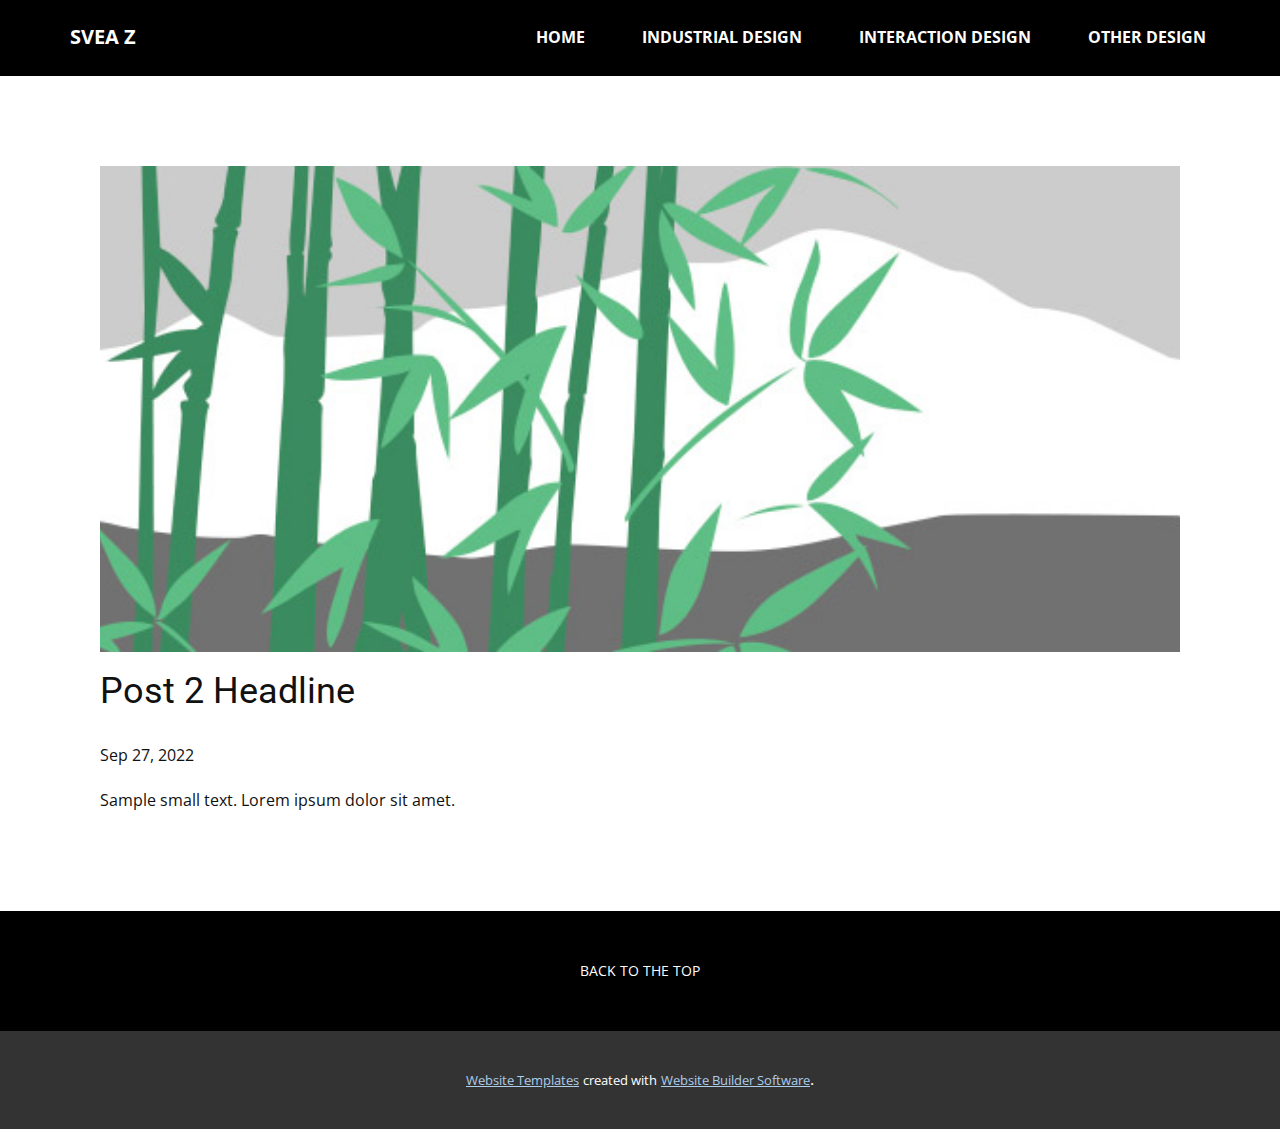
<file: blog/post-1.html>
<!DOCTYPE html>
<html style="font-size: 16px;" lang="en"><head>
    <meta name="viewport" content="width=device-width, initial-scale=1.0">
    <meta charset="utf-8">
    <meta name="keywords" content="Post 1 Headline">
    <meta name="description" content="">
    <title>Post 2 Headline</title>
    <link rel="stylesheet" href="../nicepage.css" media="screen">
<link rel="stylesheet" href="../Post-Template.css" media="screen">
    <script class="u-script" type="text/javascript" src="../jquery.js" defer=""></script>
    <script class="u-script" type="text/javascript" src="../nicepage.js" defer=""></script>
    <meta name="generator" content="Nicepage 5.5.0, nicepage.com">
    <link id="u-theme-google-font" rel="stylesheet" href="https://fonts.googleapis.com/css?family=Roboto:100,100i,300,300i,400,400i,500,500i,700,700i,900,900i|Open+Sans:300,300i,400,400i,500,500i,600,600i,700,700i,800,800i">
    
    
    <script type="application/ld+json">{
		"@context": "http://schema.org",
		"@type": "Organization",
		"name": ""
}</script>
    <meta name="theme-color" content="#478ac9">
  <meta data-intl-tel-input-cdn-path="intlTelInput/"></head>
  <body class="u-body u-xl-mode" data-lang="en"><header class="u-black u-clearfix u-header u-sticky u-sticky-73d3" id="sec-e885" data-animation-name="" data-animation-duration="0" data-animation-delay="0" data-animation-direction=""><div class="u-clearfix u-sheet u-sheet-1">
        <nav class="u-menu u-menu-one-level u-offcanvas-shift u-menu-1" data-responsive-from="LG" data-submenu-level="with-reload">
          <div class="menu-collapse" style="font-size: 1rem; letter-spacing: 0px; font-weight: 700; text-transform: uppercase;">
            <a class="u-button-style u-custom-active-border-color u-custom-border u-custom-border-color u-custom-borders u-custom-hover-border-color u-custom-left-right-menu-spacing u-custom-padding-bottom u-custom-text-active-color u-custom-text-color u-custom-text-decoration u-custom-text-hover-color u-custom-top-bottom-menu-spacing u-nav-link u-text-active-palette-1-base u-text-hover-palette-2-base" href="#">
              <svg class="u-svg-link" viewBox="0 0 24 24"><use xmlns:xlink="http://www.w3.org/1999/xlink" xlink:href="#menu-hamburger"></use></svg>
              <svg class="u-svg-content" version="1.1" id="menu-hamburger" viewBox="0 0 16 16" x="0px" y="0px" xmlns:xlink="http://www.w3.org/1999/xlink" xmlns="http://www.w3.org/2000/svg"><g><rect y="1" width="16" height="2"></rect><rect y="7" width="16" height="2"></rect><rect y="13" width="16" height="2"></rect>
</g></svg>
            </a>
          </div>
          <div class="u-custom-menu u-nav-container">
            <ul class="u-nav u-spacing-49 u-unstyled u-nav-1"><li class="u-nav-item"><a class="u-border-active-palette-4-dark-1 u-border-hover-white u-button-style u-nav-link u-text-active-palette-4-dark-1 u-text-hover-white u-text-white" href="../Home.html" style="padding: 10px 4px;">Home</a>
</li><li class="u-nav-item"><a class="u-border-active-palette-4-dark-1 u-border-hover-white u-button-style u-nav-link u-text-active-palette-4-dark-1 u-text-hover-white u-text-white" href="../INDUSTRIAL-DESIGN.html" style="padding: 10px 4px;">Industrial Design</a>
</li><li class="u-nav-item"><a class="u-border-active-palette-4-dark-1 u-border-hover-white u-button-style u-nav-link u-text-active-palette-4-dark-1 u-text-hover-white u-text-white" href="../​Interaction-design.html" style="padding: 10px 4px;"> Interaction design</a>
</li><li class="u-nav-item"><a class="u-border-active-palette-4-dark-1 u-border-hover-white u-button-style u-nav-link u-text-active-palette-4-dark-1 u-text-hover-white u-text-white" href="../other-DESIGN.html" style="padding: 10px 4px;">other design</a>
</li></ul>
          </div>
          <div class="u-custom-menu u-nav-container-collapse">
            <div class="u-container-style u-inner-container-layout u-sidenav">
              <div class="u-inner-container-layout u-sidenav-overflow">
                <div class="u-menu-close"></div>
                <ul class="u-align-center u-nav u-popupmenu-items u-spacing-28 u-unstyled u-nav-2"><li class="u-nav-item"><a class="u-button-style u-nav-link" href="../Home.html">Home</a>
</li><li class="u-nav-item"><a class="u-button-style u-nav-link" href="../INDUSTRIAL-DESIGN.html">Industrial Design</a>
</li><li class="u-nav-item"><a class="u-button-style u-nav-link" href="../​Interaction-design.html"> Interaction design</a>
</li><li class="u-nav-item"><a class="u-button-style u-nav-link" href="../other-DESIGN.html">other design</a>
</li></ul>
              </div>
            </div>
            <div class="u-black u-menu-overlay u-opacity u-opacity-70"></div>
          </div>
        </nav>
        <p class="u-text u-text-white u-text-1">
          <a class="u-btn u-button-link u-button-style u-none u-text-white u-btn-1" href="../Home.html">SVEA Z</a>
        </p>
      </div></header>
    <section class="u-align-center u-clearfix u-section-1" id="sec-7aa8">
      <div class="u-clearfix u-sheet u-valign-middle-md u-valign-middle-sm u-valign-middle-xs u-sheet-1"><!--post_details--><!--post_details_options_json--><!--{"source":""}--><!--/post_details_options_json--><!--blog_post-->
        <div class="u-container-style u-expanded-width u-post-details u-post-details-1">
          <div class="u-container-layout u-valign-middle u-container-layout-1"><!--blog_post_image-->
            <img alt="" class="u-blog-control u-expanded-width u-image u-image-default u-image-1" src="../images/68f64b9d.jpeg"><!--/blog_post_image--><!--blog_post_header-->
            <h2 class="u-blog-control u-text u-text-1">Post 2 Headline</h2><!--/blog_post_header--><!--blog_post_metadata-->
            <div class="u-blog-control u-metadata u-metadata-1"><!--blog_post_metadata_date-->
              <span class="u-meta-date u-meta-icon">Sep 27, 2022</span><!--/blog_post_metadata_date--><!--blog_post_metadata_category-->
              <!--/blog_post_metadata_category--><!--blog_post_metadata_comments-->
              <!--/blog_post_metadata_comments-->
            </div><!--/blog_post_metadata--><!--blog_post_content-->
            <div class="u-align-justify u-blog-control u-post-content u-text u-text-2 fr-view">
  Sample small text. Lorem ipsum dolor sit amet.
  </div><!--/blog_post_content-->
          </div>
        </div><!--/blog_post--><!--/post_details-->
      </div>
    </section>
    
    
    <footer class="u-align-center u-black u-clearfix u-footer u-footer" id="sec-b0e0"><div class="u-clearfix u-sheet u-sheet-1">
        <p class="u-small-text u-text u-text-variant u-text-1">
          <a class="u-active-none u-border-none u-btn u-button-link u-button-style u-hover-none u-none u-text-body-alt-color u-btn-1" href="../Home.html">BACK TO THE TOP</a>
        </p>
      </div></footer>
    <section class="u-backlink u-clearfix u-grey-80">
      <a class="u-link" href="https://nicepage.com/website-templates" target="_blank">
        <span>Website Templates</span>
      </a>
      <p class="u-text">
        <span>created with</span>
      </p>
      <a class="u-link" href="" target="_blank">
        <span>Website Builder Software</span>
      </a>. 
    </section>
  
</body></html>
</file>
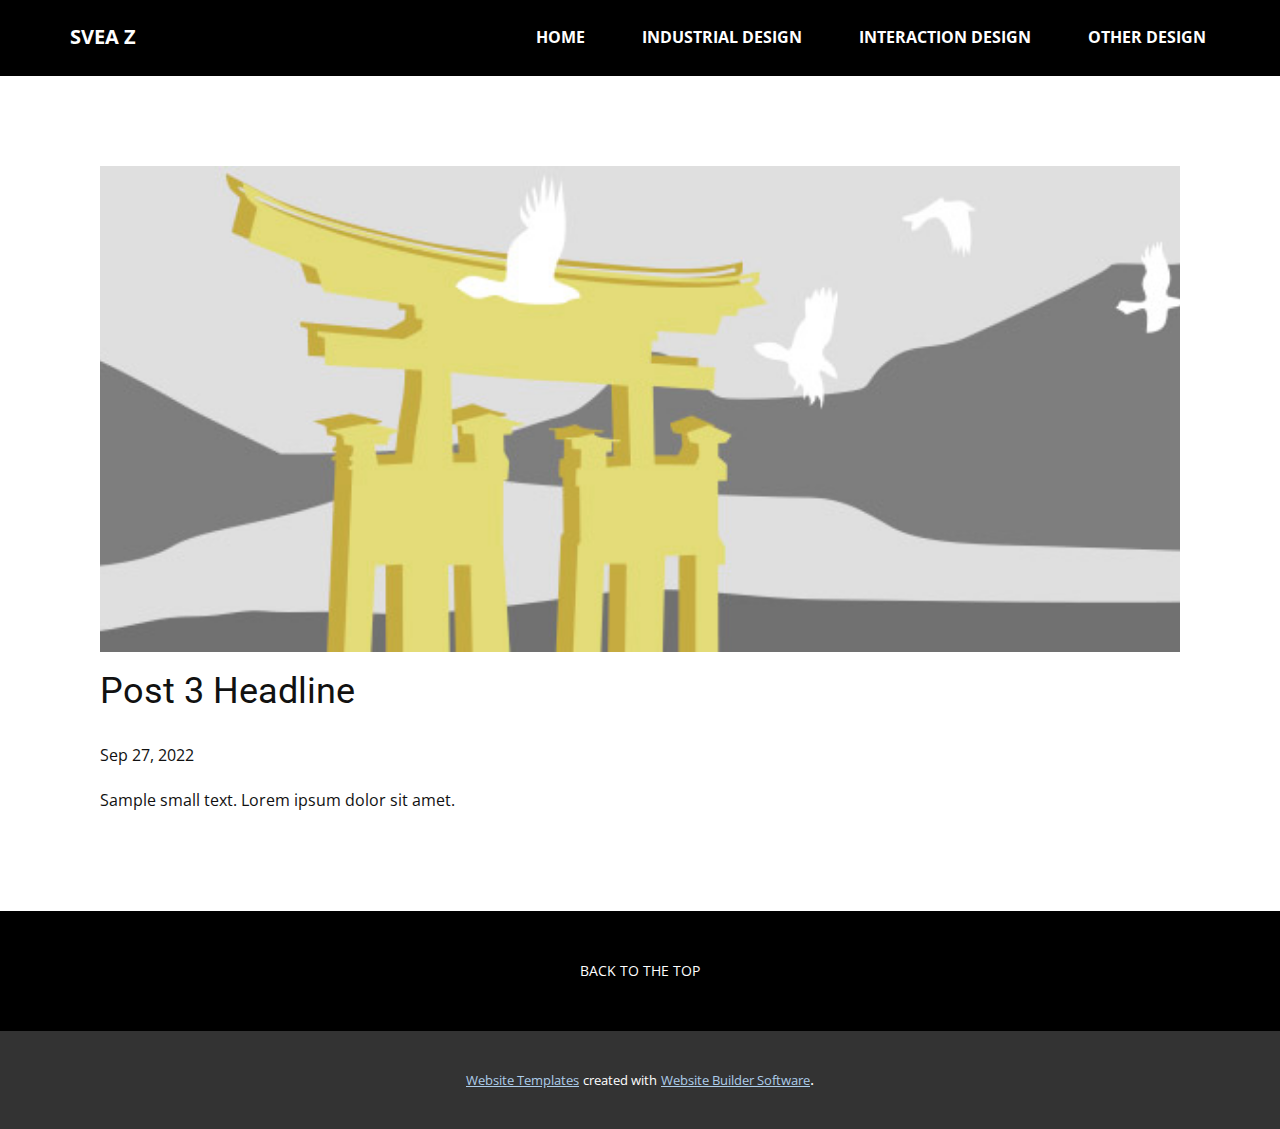
<file: blog/post-2.html>
<!DOCTYPE html>
<html style="font-size: 16px;" lang="en"><head>
    <meta name="viewport" content="width=device-width, initial-scale=1.0">
    <meta charset="utf-8">
    <meta name="keywords" content="Post 1 Headline">
    <meta name="description" content="">
    <title>Post 3 Headline</title>
    <link rel="stylesheet" href="../nicepage.css" media="screen">
<link rel="stylesheet" href="../Post-Template.css" media="screen">
    <script class="u-script" type="text/javascript" src="../jquery.js" defer=""></script>
    <script class="u-script" type="text/javascript" src="../nicepage.js" defer=""></script>
    <meta name="generator" content="Nicepage 5.5.0, nicepage.com">
    <link id="u-theme-google-font" rel="stylesheet" href="https://fonts.googleapis.com/css?family=Roboto:100,100i,300,300i,400,400i,500,500i,700,700i,900,900i|Open+Sans:300,300i,400,400i,500,500i,600,600i,700,700i,800,800i">
    
    
    <script type="application/ld+json">{
		"@context": "http://schema.org",
		"@type": "Organization",
		"name": ""
}</script>
    <meta name="theme-color" content="#478ac9">
  <meta data-intl-tel-input-cdn-path="intlTelInput/"></head>
  <body class="u-body u-xl-mode" data-lang="en"><header class="u-black u-clearfix u-header u-sticky u-sticky-73d3" id="sec-e885" data-animation-name="" data-animation-duration="0" data-animation-delay="0" data-animation-direction=""><div class="u-clearfix u-sheet u-sheet-1">
        <nav class="u-menu u-menu-one-level u-offcanvas-shift u-menu-1" data-responsive-from="LG" data-submenu-level="with-reload">
          <div class="menu-collapse" style="font-size: 1rem; letter-spacing: 0px; font-weight: 700; text-transform: uppercase;">
            <a class="u-button-style u-custom-active-border-color u-custom-border u-custom-border-color u-custom-borders u-custom-hover-border-color u-custom-left-right-menu-spacing u-custom-padding-bottom u-custom-text-active-color u-custom-text-color u-custom-text-decoration u-custom-text-hover-color u-custom-top-bottom-menu-spacing u-nav-link u-text-active-palette-1-base u-text-hover-palette-2-base" href="#">
              <svg class="u-svg-link" viewBox="0 0 24 24"><use xmlns:xlink="http://www.w3.org/1999/xlink" xlink:href="#menu-hamburger"></use></svg>
              <svg class="u-svg-content" version="1.1" id="menu-hamburger" viewBox="0 0 16 16" x="0px" y="0px" xmlns:xlink="http://www.w3.org/1999/xlink" xmlns="http://www.w3.org/2000/svg"><g><rect y="1" width="16" height="2"></rect><rect y="7" width="16" height="2"></rect><rect y="13" width="16" height="2"></rect>
</g></svg>
            </a>
          </div>
          <div class="u-custom-menu u-nav-container">
            <ul class="u-nav u-spacing-49 u-unstyled u-nav-1"><li class="u-nav-item"><a class="u-border-active-palette-4-dark-1 u-border-hover-white u-button-style u-nav-link u-text-active-palette-4-dark-1 u-text-hover-white u-text-white" href="../Home.html" style="padding: 10px 4px;">Home</a>
</li><li class="u-nav-item"><a class="u-border-active-palette-4-dark-1 u-border-hover-white u-button-style u-nav-link u-text-active-palette-4-dark-1 u-text-hover-white u-text-white" href="../INDUSTRIAL-DESIGN.html" style="padding: 10px 4px;">Industrial Design</a>
</li><li class="u-nav-item"><a class="u-border-active-palette-4-dark-1 u-border-hover-white u-button-style u-nav-link u-text-active-palette-4-dark-1 u-text-hover-white u-text-white" href="../​Interaction-design.html" style="padding: 10px 4px;"> Interaction design</a>
</li><li class="u-nav-item"><a class="u-border-active-palette-4-dark-1 u-border-hover-white u-button-style u-nav-link u-text-active-palette-4-dark-1 u-text-hover-white u-text-white" href="../other-DESIGN.html" style="padding: 10px 4px;">other design</a>
</li></ul>
          </div>
          <div class="u-custom-menu u-nav-container-collapse">
            <div class="u-container-style u-inner-container-layout u-sidenav">
              <div class="u-inner-container-layout u-sidenav-overflow">
                <div class="u-menu-close"></div>
                <ul class="u-align-center u-nav u-popupmenu-items u-spacing-28 u-unstyled u-nav-2"><li class="u-nav-item"><a class="u-button-style u-nav-link" href="../Home.html">Home</a>
</li><li class="u-nav-item"><a class="u-button-style u-nav-link" href="../INDUSTRIAL-DESIGN.html">Industrial Design</a>
</li><li class="u-nav-item"><a class="u-button-style u-nav-link" href="../​Interaction-design.html"> Interaction design</a>
</li><li class="u-nav-item"><a class="u-button-style u-nav-link" href="../other-DESIGN.html">other design</a>
</li></ul>
              </div>
            </div>
            <div class="u-black u-menu-overlay u-opacity u-opacity-70"></div>
          </div>
        </nav>
        <p class="u-text u-text-white u-text-1">
          <a class="u-btn u-button-link u-button-style u-none u-text-white u-btn-1" href="../Home.html">SVEA Z</a>
        </p>
      </div></header>
    <section class="u-align-center u-clearfix u-section-1" id="sec-7aa8">
      <div class="u-clearfix u-sheet u-valign-middle-md u-valign-middle-sm u-valign-middle-xs u-sheet-1"><!--post_details--><!--post_details_options_json--><!--{"source":""}--><!--/post_details_options_json--><!--blog_post-->
        <div class="u-container-style u-expanded-width u-post-details u-post-details-1">
          <div class="u-container-layout u-valign-middle u-container-layout-1"><!--blog_post_image-->
            <img alt="" class="u-blog-control u-expanded-width u-image u-image-default u-image-1" src="../images/8ad73f3c.jpeg"><!--/blog_post_image--><!--blog_post_header-->
            <h2 class="u-blog-control u-text u-text-1">Post 3 Headline</h2><!--/blog_post_header--><!--blog_post_metadata-->
            <div class="u-blog-control u-metadata u-metadata-1"><!--blog_post_metadata_date-->
              <span class="u-meta-date u-meta-icon">Sep 27, 2022</span><!--/blog_post_metadata_date--><!--blog_post_metadata_category-->
              <!--/blog_post_metadata_category--><!--blog_post_metadata_comments-->
              <!--/blog_post_metadata_comments-->
            </div><!--/blog_post_metadata--><!--blog_post_content-->
            <div class="u-align-justify u-blog-control u-post-content u-text u-text-2 fr-view">
  Sample small text. Lorem ipsum dolor sit amet.
  </div><!--/blog_post_content-->
          </div>
        </div><!--/blog_post--><!--/post_details-->
      </div>
    </section>
    
    
    <footer class="u-align-center u-black u-clearfix u-footer u-footer" id="sec-b0e0"><div class="u-clearfix u-sheet u-sheet-1">
        <p class="u-small-text u-text u-text-variant u-text-1">
          <a class="u-active-none u-border-none u-btn u-button-link u-button-style u-hover-none u-none u-text-body-alt-color u-btn-1" href="../Home.html">BACK TO THE TOP</a>
        </p>
      </div></footer>
    <section class="u-backlink u-clearfix u-grey-80">
      <a class="u-link" href="https://nicepage.com/website-templates" target="_blank">
        <span>Website Templates</span>
      </a>
      <p class="u-text">
        <span>created with</span>
      </p>
      <a class="u-link" href="" target="_blank">
        <span>Website Builder Software</span>
      </a>. 
    </section>
  
</body></html>
</file>
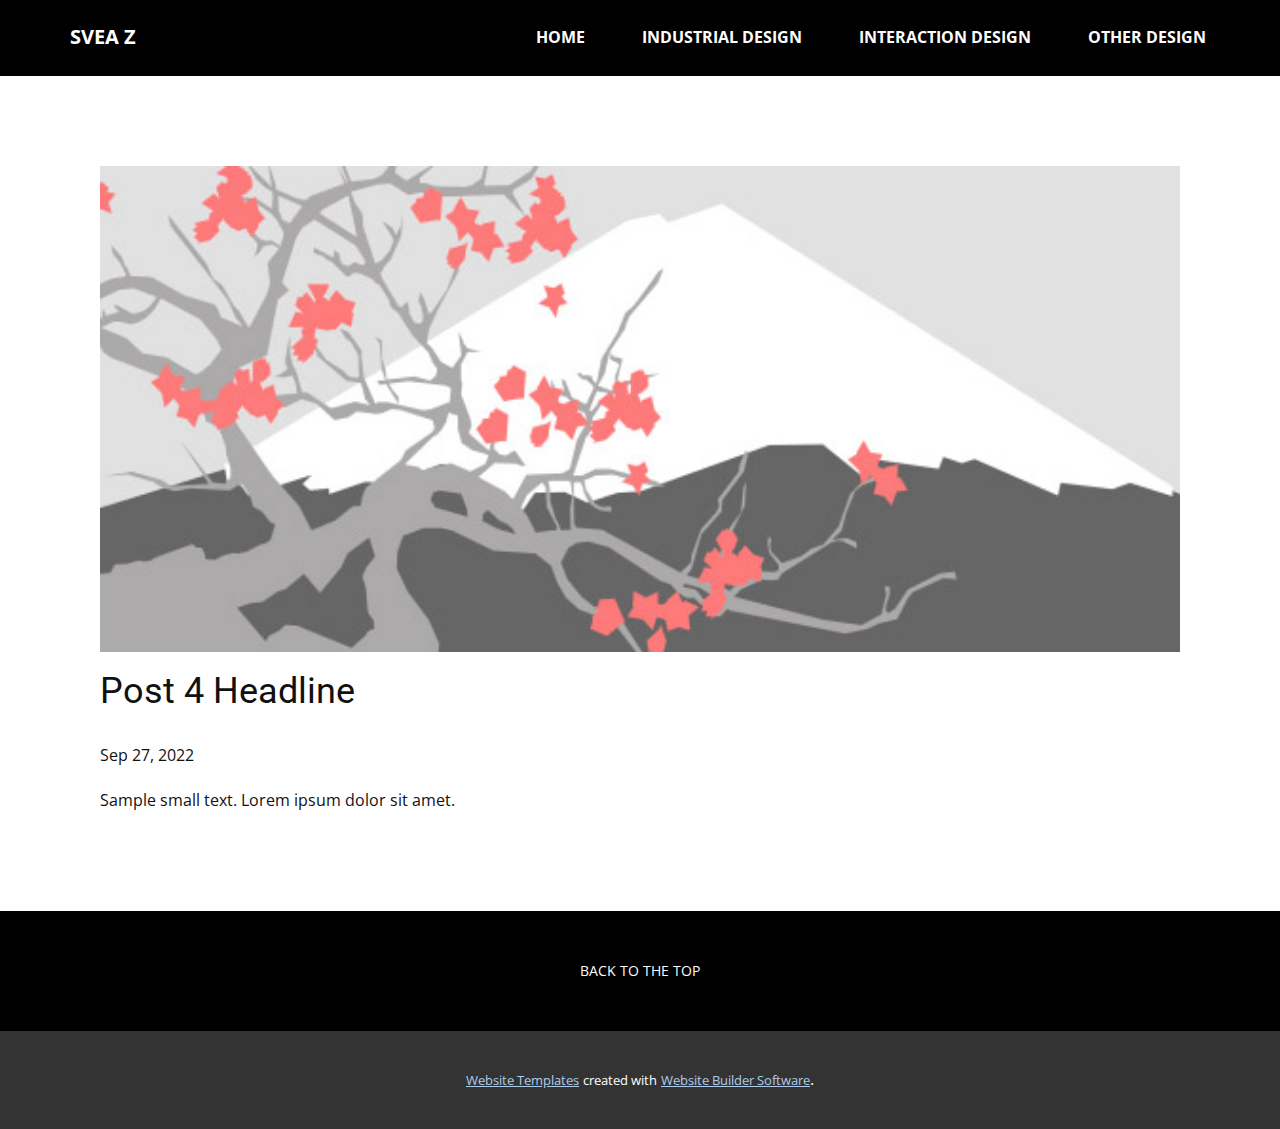
<file: blog/post-3.html>
<!DOCTYPE html>
<html style="font-size: 16px;" lang="en"><head>
    <meta name="viewport" content="width=device-width, initial-scale=1.0">
    <meta charset="utf-8">
    <meta name="keywords" content="Post 1 Headline">
    <meta name="description" content="">
    <title>Post 4 Headline</title>
    <link rel="stylesheet" href="../nicepage.css" media="screen">
<link rel="stylesheet" href="../Post-Template.css" media="screen">
    <script class="u-script" type="text/javascript" src="../jquery.js" defer=""></script>
    <script class="u-script" type="text/javascript" src="../nicepage.js" defer=""></script>
    <meta name="generator" content="Nicepage 5.5.0, nicepage.com">
    <link id="u-theme-google-font" rel="stylesheet" href="https://fonts.googleapis.com/css?family=Roboto:100,100i,300,300i,400,400i,500,500i,700,700i,900,900i|Open+Sans:300,300i,400,400i,500,500i,600,600i,700,700i,800,800i">
    
    
    <script type="application/ld+json">{
		"@context": "http://schema.org",
		"@type": "Organization",
		"name": ""
}</script>
    <meta name="theme-color" content="#478ac9">
  <meta data-intl-tel-input-cdn-path="intlTelInput/"></head>
  <body class="u-body u-xl-mode" data-lang="en"><header class="u-black u-clearfix u-header u-sticky u-sticky-73d3" id="sec-e885" data-animation-name="" data-animation-duration="0" data-animation-delay="0" data-animation-direction=""><div class="u-clearfix u-sheet u-sheet-1">
        <nav class="u-menu u-menu-one-level u-offcanvas-shift u-menu-1" data-responsive-from="LG" data-submenu-level="with-reload">
          <div class="menu-collapse" style="font-size: 1rem; letter-spacing: 0px; font-weight: 700; text-transform: uppercase;">
            <a class="u-button-style u-custom-active-border-color u-custom-border u-custom-border-color u-custom-borders u-custom-hover-border-color u-custom-left-right-menu-spacing u-custom-padding-bottom u-custom-text-active-color u-custom-text-color u-custom-text-decoration u-custom-text-hover-color u-custom-top-bottom-menu-spacing u-nav-link u-text-active-palette-1-base u-text-hover-palette-2-base" href="#">
              <svg class="u-svg-link" viewBox="0 0 24 24"><use xmlns:xlink="http://www.w3.org/1999/xlink" xlink:href="#menu-hamburger"></use></svg>
              <svg class="u-svg-content" version="1.1" id="menu-hamburger" viewBox="0 0 16 16" x="0px" y="0px" xmlns:xlink="http://www.w3.org/1999/xlink" xmlns="http://www.w3.org/2000/svg"><g><rect y="1" width="16" height="2"></rect><rect y="7" width="16" height="2"></rect><rect y="13" width="16" height="2"></rect>
</g></svg>
            </a>
          </div>
          <div class="u-custom-menu u-nav-container">
            <ul class="u-nav u-spacing-49 u-unstyled u-nav-1"><li class="u-nav-item"><a class="u-border-active-palette-4-dark-1 u-border-hover-white u-button-style u-nav-link u-text-active-palette-4-dark-1 u-text-hover-white u-text-white" href="../Home.html" style="padding: 10px 4px;">Home</a>
</li><li class="u-nav-item"><a class="u-border-active-palette-4-dark-1 u-border-hover-white u-button-style u-nav-link u-text-active-palette-4-dark-1 u-text-hover-white u-text-white" href="../INDUSTRIAL-DESIGN.html" style="padding: 10px 4px;">Industrial Design</a>
</li><li class="u-nav-item"><a class="u-border-active-palette-4-dark-1 u-border-hover-white u-button-style u-nav-link u-text-active-palette-4-dark-1 u-text-hover-white u-text-white" href="../​Interaction-design.html" style="padding: 10px 4px;"> Interaction design</a>
</li><li class="u-nav-item"><a class="u-border-active-palette-4-dark-1 u-border-hover-white u-button-style u-nav-link u-text-active-palette-4-dark-1 u-text-hover-white u-text-white" href="../other-DESIGN.html" style="padding: 10px 4px;">other design</a>
</li></ul>
          </div>
          <div class="u-custom-menu u-nav-container-collapse">
            <div class="u-container-style u-inner-container-layout u-sidenav">
              <div class="u-inner-container-layout u-sidenav-overflow">
                <div class="u-menu-close"></div>
                <ul class="u-align-center u-nav u-popupmenu-items u-spacing-28 u-unstyled u-nav-2"><li class="u-nav-item"><a class="u-button-style u-nav-link" href="../Home.html">Home</a>
</li><li class="u-nav-item"><a class="u-button-style u-nav-link" href="../INDUSTRIAL-DESIGN.html">Industrial Design</a>
</li><li class="u-nav-item"><a class="u-button-style u-nav-link" href="../​Interaction-design.html"> Interaction design</a>
</li><li class="u-nav-item"><a class="u-button-style u-nav-link" href="../other-DESIGN.html">other design</a>
</li></ul>
              </div>
            </div>
            <div class="u-black u-menu-overlay u-opacity u-opacity-70"></div>
          </div>
        </nav>
        <p class="u-text u-text-white u-text-1">
          <a class="u-btn u-button-link u-button-style u-none u-text-white u-btn-1" href="../Home.html">SVEA Z</a>
        </p>
      </div></header>
    <section class="u-align-center u-clearfix u-section-1" id="sec-7aa8">
      <div class="u-clearfix u-sheet u-valign-middle-md u-valign-middle-sm u-valign-middle-xs u-sheet-1"><!--post_details--><!--post_details_options_json--><!--{"source":""}--><!--/post_details_options_json--><!--blog_post-->
        <div class="u-container-style u-expanded-width u-post-details u-post-details-1">
          <div class="u-container-layout u-valign-middle u-container-layout-1"><!--blog_post_image-->
            <img alt="" class="u-blog-control u-expanded-width u-image u-image-default u-image-1" src="../images/0fd3416c.jpeg"><!--/blog_post_image--><!--blog_post_header-->
            <h2 class="u-blog-control u-text u-text-1">Post 4 Headline</h2><!--/blog_post_header--><!--blog_post_metadata-->
            <div class="u-blog-control u-metadata u-metadata-1"><!--blog_post_metadata_date-->
              <span class="u-meta-date u-meta-icon">Sep 27, 2022</span><!--/blog_post_metadata_date--><!--blog_post_metadata_category-->
              <!--/blog_post_metadata_category--><!--blog_post_metadata_comments-->
              <!--/blog_post_metadata_comments-->
            </div><!--/blog_post_metadata--><!--blog_post_content-->
            <div class="u-align-justify u-blog-control u-post-content u-text u-text-2 fr-view">
  Sample small text. Lorem ipsum dolor sit amet.
  </div><!--/blog_post_content-->
          </div>
        </div><!--/blog_post--><!--/post_details-->
      </div>
    </section>
    
    
    <footer class="u-align-center u-black u-clearfix u-footer u-footer" id="sec-b0e0"><div class="u-clearfix u-sheet u-sheet-1">
        <p class="u-small-text u-text u-text-variant u-text-1">
          <a class="u-active-none u-border-none u-btn u-button-link u-button-style u-hover-none u-none u-text-body-alt-color u-btn-1" href="../Home.html">BACK TO THE TOP</a>
        </p>
      </div></footer>
    <section class="u-backlink u-clearfix u-grey-80">
      <a class="u-link" href="https://nicepage.com/website-templates" target="_blank">
        <span>Website Templates</span>
      </a>
      <p class="u-text">
        <span>created with</span>
      </p>
      <a class="u-link" href="" target="_blank">
        <span>Website Builder Software</span>
      </a>. 
    </section>
  
</body></html>
</file>
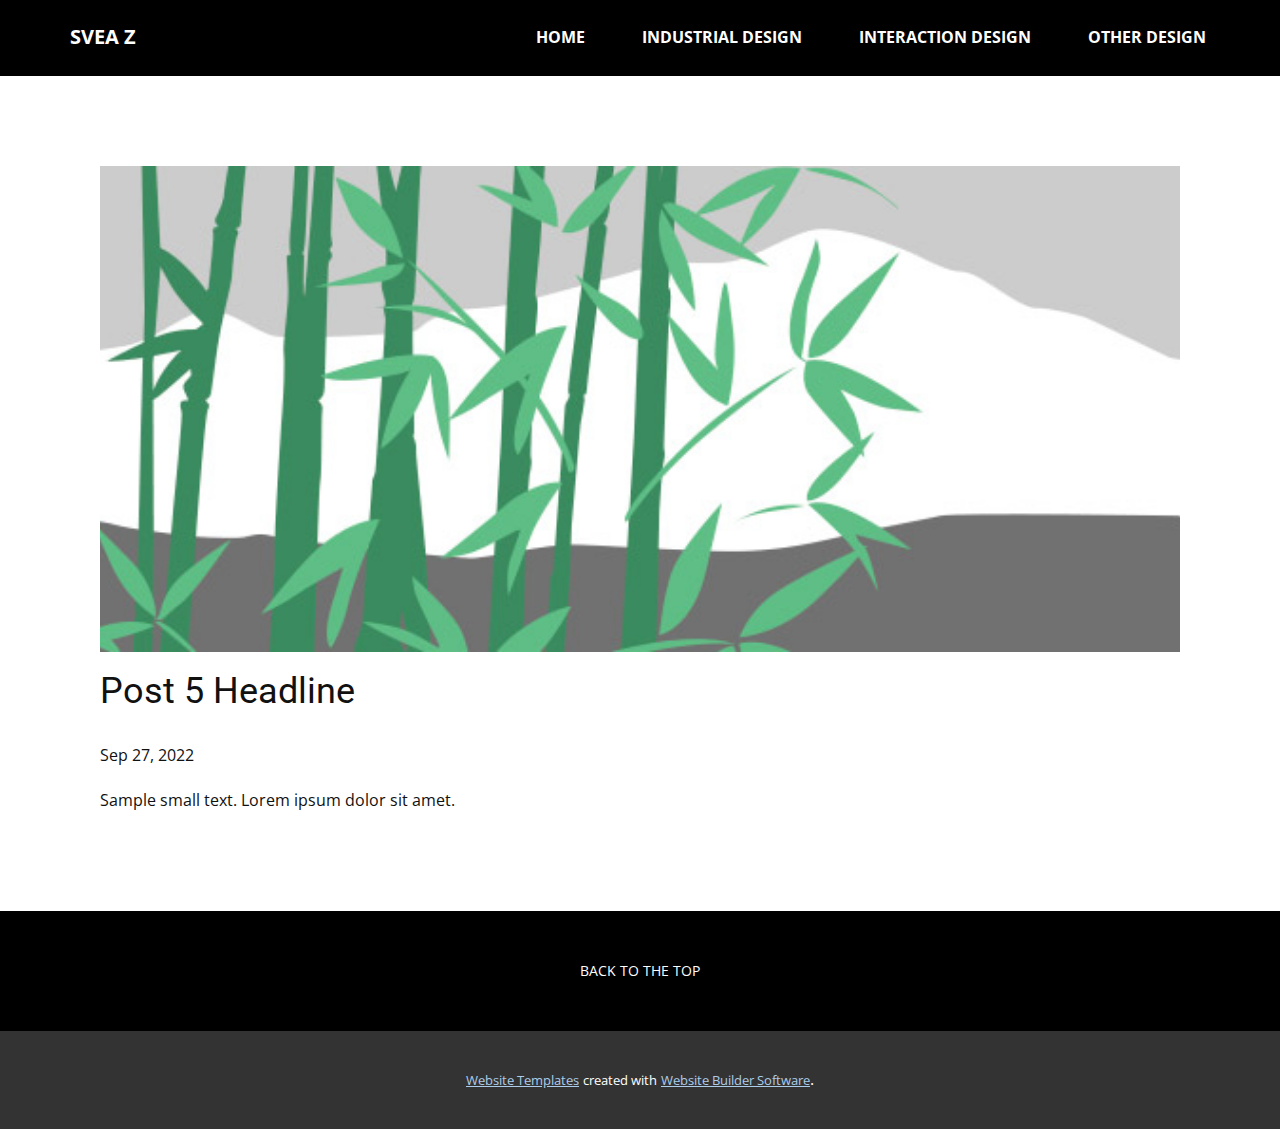
<file: blog/post-4.html>
<!DOCTYPE html>
<html style="font-size: 16px;" lang="en"><head>
    <meta name="viewport" content="width=device-width, initial-scale=1.0">
    <meta charset="utf-8">
    <meta name="keywords" content="Post 1 Headline">
    <meta name="description" content="">
    <title>Post 5 Headline</title>
    <link rel="stylesheet" href="../nicepage.css" media="screen">
<link rel="stylesheet" href="../Post-Template.css" media="screen">
    <script class="u-script" type="text/javascript" src="../jquery.js" defer=""></script>
    <script class="u-script" type="text/javascript" src="../nicepage.js" defer=""></script>
    <meta name="generator" content="Nicepage 5.5.0, nicepage.com">
    <link id="u-theme-google-font" rel="stylesheet" href="https://fonts.googleapis.com/css?family=Roboto:100,100i,300,300i,400,400i,500,500i,700,700i,900,900i|Open+Sans:300,300i,400,400i,500,500i,600,600i,700,700i,800,800i">
    
    
    <script type="application/ld+json">{
		"@context": "http://schema.org",
		"@type": "Organization",
		"name": ""
}</script>
    <meta name="theme-color" content="#478ac9">
  <meta data-intl-tel-input-cdn-path="intlTelInput/"></head>
  <body class="u-body u-xl-mode" data-lang="en"><header class="u-black u-clearfix u-header u-sticky u-sticky-73d3" id="sec-e885" data-animation-name="" data-animation-duration="0" data-animation-delay="0" data-animation-direction=""><div class="u-clearfix u-sheet u-sheet-1">
        <nav class="u-menu u-menu-one-level u-offcanvas-shift u-menu-1" data-responsive-from="LG" data-submenu-level="with-reload">
          <div class="menu-collapse" style="font-size: 1rem; letter-spacing: 0px; font-weight: 700; text-transform: uppercase;">
            <a class="u-button-style u-custom-active-border-color u-custom-border u-custom-border-color u-custom-borders u-custom-hover-border-color u-custom-left-right-menu-spacing u-custom-padding-bottom u-custom-text-active-color u-custom-text-color u-custom-text-decoration u-custom-text-hover-color u-custom-top-bottom-menu-spacing u-nav-link u-text-active-palette-1-base u-text-hover-palette-2-base" href="#">
              <svg class="u-svg-link" viewBox="0 0 24 24"><use xmlns:xlink="http://www.w3.org/1999/xlink" xlink:href="#menu-hamburger"></use></svg>
              <svg class="u-svg-content" version="1.1" id="menu-hamburger" viewBox="0 0 16 16" x="0px" y="0px" xmlns:xlink="http://www.w3.org/1999/xlink" xmlns="http://www.w3.org/2000/svg"><g><rect y="1" width="16" height="2"></rect><rect y="7" width="16" height="2"></rect><rect y="13" width="16" height="2"></rect>
</g></svg>
            </a>
          </div>
          <div class="u-custom-menu u-nav-container">
            <ul class="u-nav u-spacing-49 u-unstyled u-nav-1"><li class="u-nav-item"><a class="u-border-active-palette-4-dark-1 u-border-hover-white u-button-style u-nav-link u-text-active-palette-4-dark-1 u-text-hover-white u-text-white" href="../Home.html" style="padding: 10px 4px;">Home</a>
</li><li class="u-nav-item"><a class="u-border-active-palette-4-dark-1 u-border-hover-white u-button-style u-nav-link u-text-active-palette-4-dark-1 u-text-hover-white u-text-white" href="../INDUSTRIAL-DESIGN.html" style="padding: 10px 4px;">Industrial Design</a>
</li><li class="u-nav-item"><a class="u-border-active-palette-4-dark-1 u-border-hover-white u-button-style u-nav-link u-text-active-palette-4-dark-1 u-text-hover-white u-text-white" href="../​Interaction-design.html" style="padding: 10px 4px;"> Interaction design</a>
</li><li class="u-nav-item"><a class="u-border-active-palette-4-dark-1 u-border-hover-white u-button-style u-nav-link u-text-active-palette-4-dark-1 u-text-hover-white u-text-white" href="../other-DESIGN.html" style="padding: 10px 4px;">other design</a>
</li></ul>
          </div>
          <div class="u-custom-menu u-nav-container-collapse">
            <div class="u-container-style u-inner-container-layout u-sidenav">
              <div class="u-inner-container-layout u-sidenav-overflow">
                <div class="u-menu-close"></div>
                <ul class="u-align-center u-nav u-popupmenu-items u-spacing-28 u-unstyled u-nav-2"><li class="u-nav-item"><a class="u-button-style u-nav-link" href="../Home.html">Home</a>
</li><li class="u-nav-item"><a class="u-button-style u-nav-link" href="../INDUSTRIAL-DESIGN.html">Industrial Design</a>
</li><li class="u-nav-item"><a class="u-button-style u-nav-link" href="../​Interaction-design.html"> Interaction design</a>
</li><li class="u-nav-item"><a class="u-button-style u-nav-link" href="../other-DESIGN.html">other design</a>
</li></ul>
              </div>
            </div>
            <div class="u-black u-menu-overlay u-opacity u-opacity-70"></div>
          </div>
        </nav>
        <p class="u-text u-text-white u-text-1">
          <a class="u-btn u-button-link u-button-style u-none u-text-white u-btn-1" href="../Home.html">SVEA Z</a>
        </p>
      </div></header>
    <section class="u-align-center u-clearfix u-section-1" id="sec-7aa8">
      <div class="u-clearfix u-sheet u-valign-middle-md u-valign-middle-sm u-valign-middle-xs u-sheet-1"><!--post_details--><!--post_details_options_json--><!--{"source":""}--><!--/post_details_options_json--><!--blog_post-->
        <div class="u-container-style u-expanded-width u-post-details u-post-details-1">
          <div class="u-container-layout u-valign-middle u-container-layout-1"><!--blog_post_image-->
            <img alt="" class="u-blog-control u-expanded-width u-image u-image-default u-image-1" src="../images/68f64b9d.jpeg"><!--/blog_post_image--><!--blog_post_header-->
            <h2 class="u-blog-control u-text u-text-1">Post 5 Headline</h2><!--/blog_post_header--><!--blog_post_metadata-->
            <div class="u-blog-control u-metadata u-metadata-1"><!--blog_post_metadata_date-->
              <span class="u-meta-date u-meta-icon">Sep 27, 2022</span><!--/blog_post_metadata_date--><!--blog_post_metadata_category-->
              <!--/blog_post_metadata_category--><!--blog_post_metadata_comments-->
              <!--/blog_post_metadata_comments-->
            </div><!--/blog_post_metadata--><!--blog_post_content-->
            <div class="u-align-justify u-blog-control u-post-content u-text u-text-2 fr-view">
  Sample small text. Lorem ipsum dolor sit amet.
  </div><!--/blog_post_content-->
          </div>
        </div><!--/blog_post--><!--/post_details-->
      </div>
    </section>
    
    
    <footer class="u-align-center u-black u-clearfix u-footer u-footer" id="sec-b0e0"><div class="u-clearfix u-sheet u-sheet-1">
        <p class="u-small-text u-text u-text-variant u-text-1">
          <a class="u-active-none u-border-none u-btn u-button-link u-button-style u-hover-none u-none u-text-body-alt-color u-btn-1" href="../Home.html">BACK TO THE TOP</a>
        </p>
      </div></footer>
    <section class="u-backlink u-clearfix u-grey-80">
      <a class="u-link" href="https://nicepage.com/website-templates" target="_blank">
        <span>Website Templates</span>
      </a>
      <p class="u-text">
        <span>created with</span>
      </p>
      <a class="u-link" href="" target="_blank">
        <span>Website Builder Software</span>
      </a>. 
    </section>
  
</body></html>
</file>
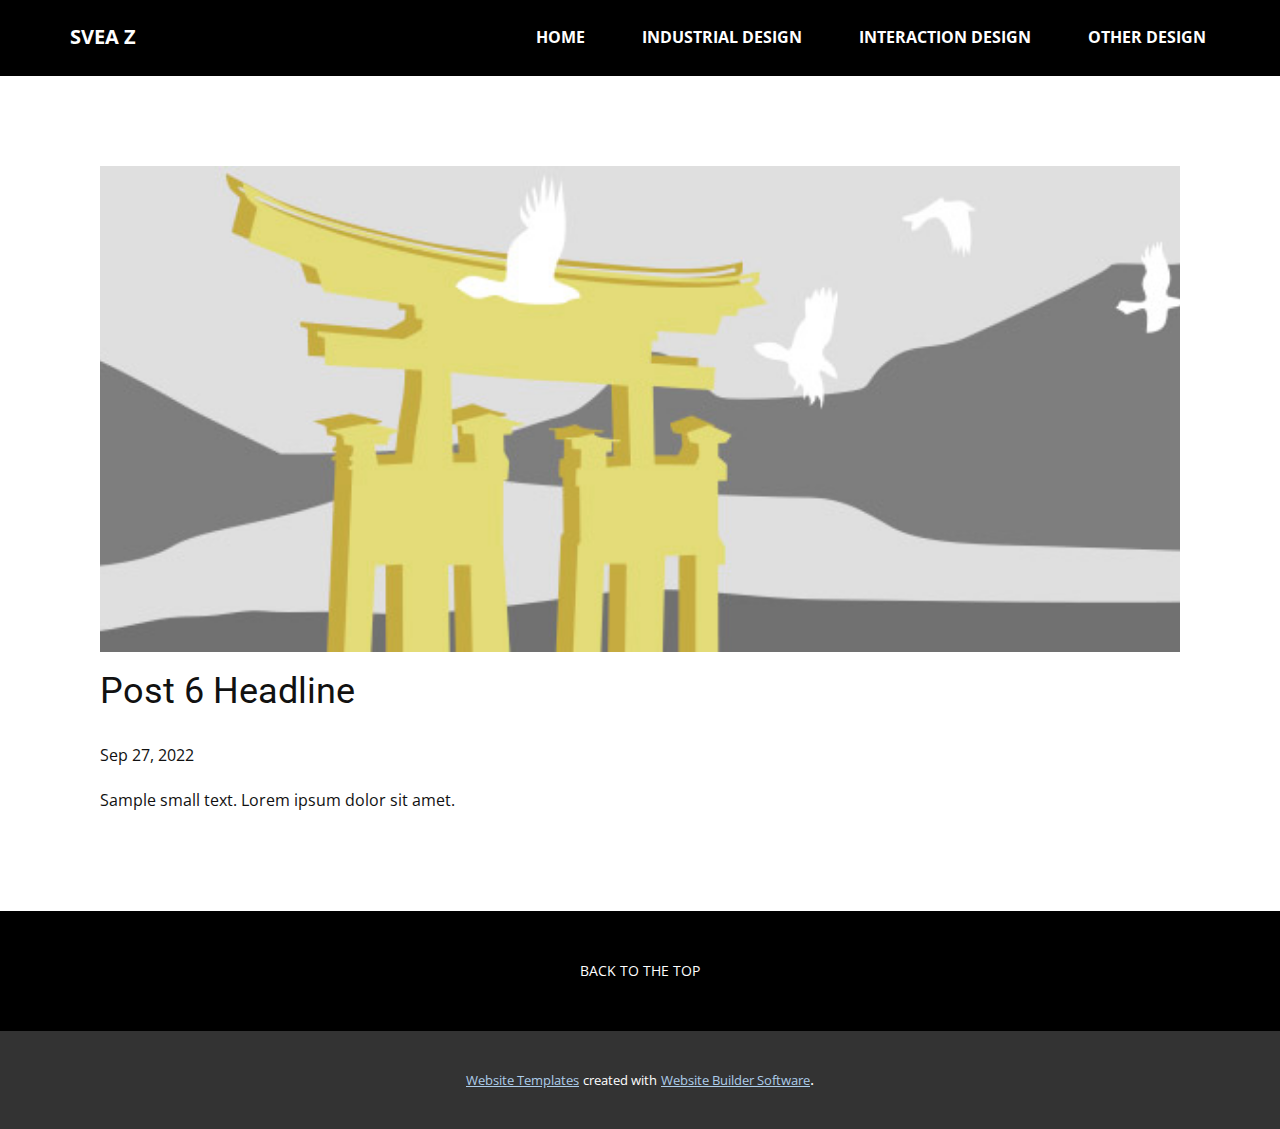
<file: blog/post-5.html>
<!DOCTYPE html>
<html style="font-size: 16px;" lang="en"><head>
    <meta name="viewport" content="width=device-width, initial-scale=1.0">
    <meta charset="utf-8">
    <meta name="keywords" content="Post 1 Headline">
    <meta name="description" content="">
    <title>Post 6 Headline</title>
    <link rel="stylesheet" href="../nicepage.css" media="screen">
<link rel="stylesheet" href="../Post-Template.css" media="screen">
    <script class="u-script" type="text/javascript" src="../jquery.js" defer=""></script>
    <script class="u-script" type="text/javascript" src="../nicepage.js" defer=""></script>
    <meta name="generator" content="Nicepage 5.5.0, nicepage.com">
    <link id="u-theme-google-font" rel="stylesheet" href="https://fonts.googleapis.com/css?family=Roboto:100,100i,300,300i,400,400i,500,500i,700,700i,900,900i|Open+Sans:300,300i,400,400i,500,500i,600,600i,700,700i,800,800i">
    
    
    <script type="application/ld+json">{
		"@context": "http://schema.org",
		"@type": "Organization",
		"name": ""
}</script>
    <meta name="theme-color" content="#478ac9">
  <meta data-intl-tel-input-cdn-path="intlTelInput/"></head>
  <body class="u-body u-xl-mode" data-lang="en"><header class="u-black u-clearfix u-header u-sticky u-sticky-73d3" id="sec-e885" data-animation-name="" data-animation-duration="0" data-animation-delay="0" data-animation-direction=""><div class="u-clearfix u-sheet u-sheet-1">
        <nav class="u-menu u-menu-one-level u-offcanvas-shift u-menu-1" data-responsive-from="LG" data-submenu-level="with-reload">
          <div class="menu-collapse" style="font-size: 1rem; letter-spacing: 0px; font-weight: 700; text-transform: uppercase;">
            <a class="u-button-style u-custom-active-border-color u-custom-border u-custom-border-color u-custom-borders u-custom-hover-border-color u-custom-left-right-menu-spacing u-custom-padding-bottom u-custom-text-active-color u-custom-text-color u-custom-text-decoration u-custom-text-hover-color u-custom-top-bottom-menu-spacing u-nav-link u-text-active-palette-1-base u-text-hover-palette-2-base" href="#">
              <svg class="u-svg-link" viewBox="0 0 24 24"><use xmlns:xlink="http://www.w3.org/1999/xlink" xlink:href="#menu-hamburger"></use></svg>
              <svg class="u-svg-content" version="1.1" id="menu-hamburger" viewBox="0 0 16 16" x="0px" y="0px" xmlns:xlink="http://www.w3.org/1999/xlink" xmlns="http://www.w3.org/2000/svg"><g><rect y="1" width="16" height="2"></rect><rect y="7" width="16" height="2"></rect><rect y="13" width="16" height="2"></rect>
</g></svg>
            </a>
          </div>
          <div class="u-custom-menu u-nav-container">
            <ul class="u-nav u-spacing-49 u-unstyled u-nav-1"><li class="u-nav-item"><a class="u-border-active-palette-4-dark-1 u-border-hover-white u-button-style u-nav-link u-text-active-palette-4-dark-1 u-text-hover-white u-text-white" href="../Home.html" style="padding: 10px 4px;">Home</a>
</li><li class="u-nav-item"><a class="u-border-active-palette-4-dark-1 u-border-hover-white u-button-style u-nav-link u-text-active-palette-4-dark-1 u-text-hover-white u-text-white" href="../INDUSTRIAL-DESIGN.html" style="padding: 10px 4px;">Industrial Design</a>
</li><li class="u-nav-item"><a class="u-border-active-palette-4-dark-1 u-border-hover-white u-button-style u-nav-link u-text-active-palette-4-dark-1 u-text-hover-white u-text-white" href="../​Interaction-design.html" style="padding: 10px 4px;"> Interaction design</a>
</li><li class="u-nav-item"><a class="u-border-active-palette-4-dark-1 u-border-hover-white u-button-style u-nav-link u-text-active-palette-4-dark-1 u-text-hover-white u-text-white" href="../other-DESIGN.html" style="padding: 10px 4px;">other design</a>
</li></ul>
          </div>
          <div class="u-custom-menu u-nav-container-collapse">
            <div class="u-container-style u-inner-container-layout u-sidenav">
              <div class="u-inner-container-layout u-sidenav-overflow">
                <div class="u-menu-close"></div>
                <ul class="u-align-center u-nav u-popupmenu-items u-spacing-28 u-unstyled u-nav-2"><li class="u-nav-item"><a class="u-button-style u-nav-link" href="../Home.html">Home</a>
</li><li class="u-nav-item"><a class="u-button-style u-nav-link" href="../INDUSTRIAL-DESIGN.html">Industrial Design</a>
</li><li class="u-nav-item"><a class="u-button-style u-nav-link" href="../​Interaction-design.html"> Interaction design</a>
</li><li class="u-nav-item"><a class="u-button-style u-nav-link" href="../other-DESIGN.html">other design</a>
</li></ul>
              </div>
            </div>
            <div class="u-black u-menu-overlay u-opacity u-opacity-70"></div>
          </div>
        </nav>
        <p class="u-text u-text-white u-text-1">
          <a class="u-btn u-button-link u-button-style u-none u-text-white u-btn-1" href="../Home.html">SVEA Z</a>
        </p>
      </div></header>
    <section class="u-align-center u-clearfix u-section-1" id="sec-7aa8">
      <div class="u-clearfix u-sheet u-valign-middle-md u-valign-middle-sm u-valign-middle-xs u-sheet-1"><!--post_details--><!--post_details_options_json--><!--{"source":""}--><!--/post_details_options_json--><!--blog_post-->
        <div class="u-container-style u-expanded-width u-post-details u-post-details-1">
          <div class="u-container-layout u-valign-middle u-container-layout-1"><!--blog_post_image-->
            <img alt="" class="u-blog-control u-expanded-width u-image u-image-default u-image-1" src="../images/8ad73f3c.jpeg"><!--/blog_post_image--><!--blog_post_header-->
            <h2 class="u-blog-control u-text u-text-1">Post 6 Headline</h2><!--/blog_post_header--><!--blog_post_metadata-->
            <div class="u-blog-control u-metadata u-metadata-1"><!--blog_post_metadata_date-->
              <span class="u-meta-date u-meta-icon">Sep 27, 2022</span><!--/blog_post_metadata_date--><!--blog_post_metadata_category-->
              <!--/blog_post_metadata_category--><!--blog_post_metadata_comments-->
              <!--/blog_post_metadata_comments-->
            </div><!--/blog_post_metadata--><!--blog_post_content-->
            <div class="u-align-justify u-blog-control u-post-content u-text u-text-2 fr-view">
  Sample small text. Lorem ipsum dolor sit amet.
  </div><!--/blog_post_content-->
          </div>
        </div><!--/blog_post--><!--/post_details-->
      </div>
    </section>
    
    
    <footer class="u-align-center u-black u-clearfix u-footer u-footer" id="sec-b0e0"><div class="u-clearfix u-sheet u-sheet-1">
        <p class="u-small-text u-text u-text-variant u-text-1">
          <a class="u-active-none u-border-none u-btn u-button-link u-button-style u-hover-none u-none u-text-body-alt-color u-btn-1" href="../Home.html">BACK TO THE TOP</a>
        </p>
      </div></footer>
    <section class="u-backlink u-clearfix u-grey-80">
      <a class="u-link" href="https://nicepage.com/website-templates" target="_blank">
        <span>Website Templates</span>
      </a>
      <p class="u-text">
        <span>created with</span>
      </p>
      <a class="u-link" href="" target="_blank">
        <span>Website Builder Software</span>
      </a>. 
    </section>
  
</body></html>
</file>
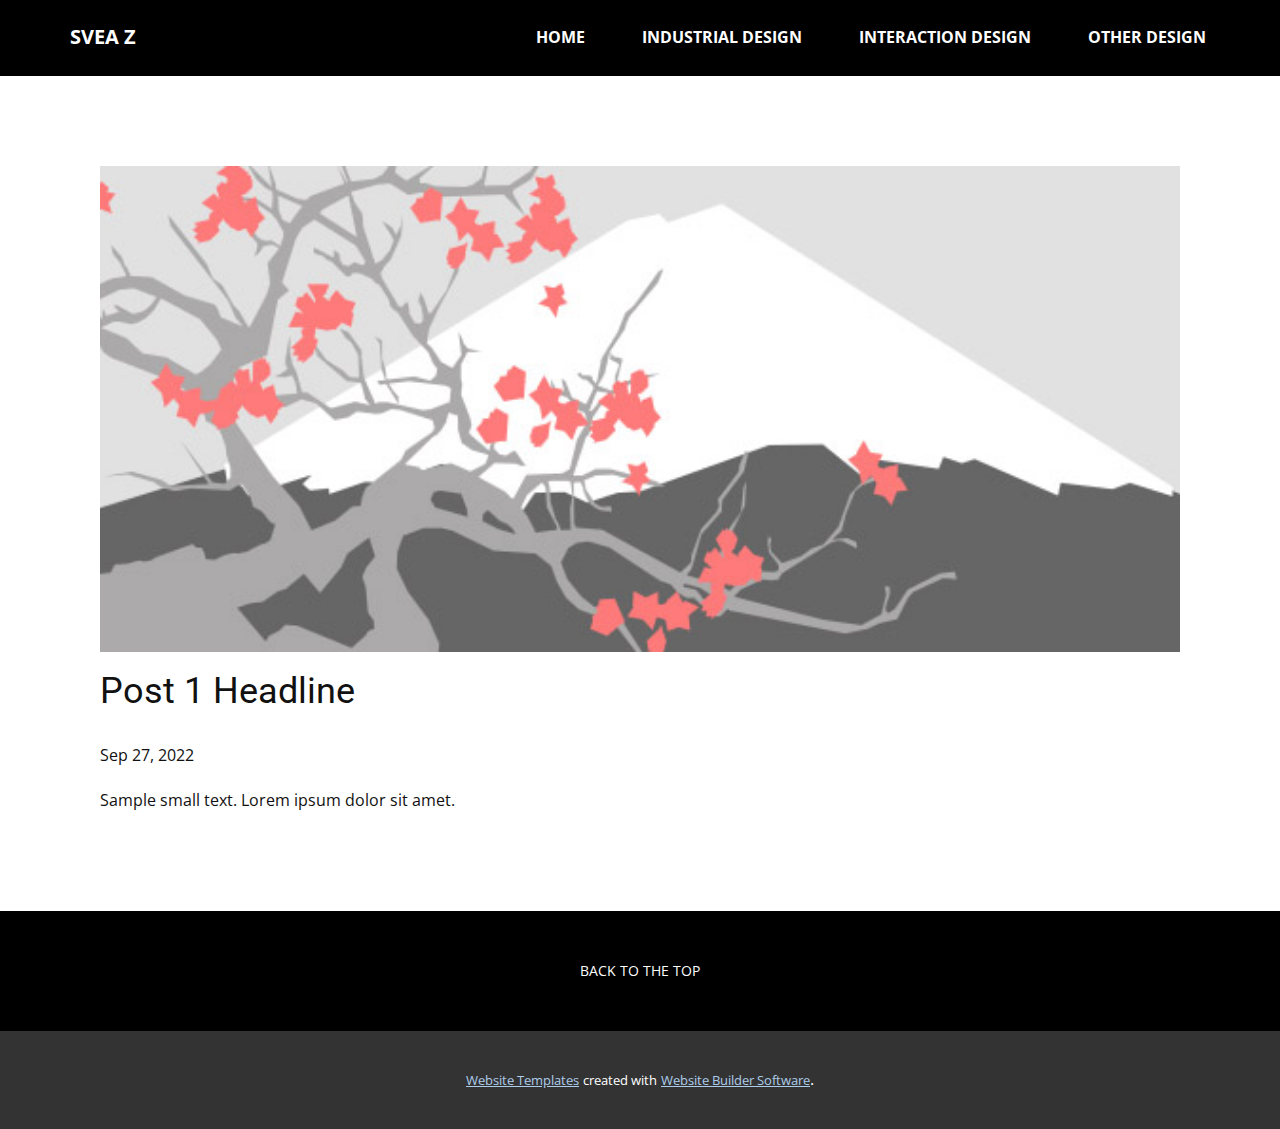
<file: blog/post.html>
<!DOCTYPE html>
<html style="font-size: 16px;" lang="en"><head>
    <meta name="viewport" content="width=device-width, initial-scale=1.0">
    <meta charset="utf-8">
    <meta name="keywords" content="Post 1 Headline">
    <meta name="description" content="">
    <title>Post 1 Headline</title>
    <link rel="stylesheet" href="../nicepage.css" media="screen">
<link rel="stylesheet" href="../Post-Template.css" media="screen">
    <script class="u-script" type="text/javascript" src="../jquery.js" defer=""></script>
    <script class="u-script" type="text/javascript" src="../nicepage.js" defer=""></script>
    <meta name="generator" content="Nicepage 5.5.0, nicepage.com">
    <link id="u-theme-google-font" rel="stylesheet" href="https://fonts.googleapis.com/css?family=Roboto:100,100i,300,300i,400,400i,500,500i,700,700i,900,900i|Open+Sans:300,300i,400,400i,500,500i,600,600i,700,700i,800,800i">
    
    
    <script type="application/ld+json">{
		"@context": "http://schema.org",
		"@type": "Organization",
		"name": ""
}</script>
    <meta name="theme-color" content="#478ac9">
  <meta data-intl-tel-input-cdn-path="intlTelInput/"></head>
  <body class="u-body u-xl-mode" data-lang="en"><header class="u-black u-clearfix u-header u-sticky u-sticky-73d3" id="sec-e885" data-animation-name="" data-animation-duration="0" data-animation-delay="0" data-animation-direction=""><div class="u-clearfix u-sheet u-sheet-1">
        <nav class="u-menu u-menu-one-level u-offcanvas-shift u-menu-1" data-responsive-from="LG" data-submenu-level="with-reload">
          <div class="menu-collapse" style="font-size: 1rem; letter-spacing: 0px; font-weight: 700; text-transform: uppercase;">
            <a class="u-button-style u-custom-active-border-color u-custom-border u-custom-border-color u-custom-borders u-custom-hover-border-color u-custom-left-right-menu-spacing u-custom-padding-bottom u-custom-text-active-color u-custom-text-color u-custom-text-decoration u-custom-text-hover-color u-custom-top-bottom-menu-spacing u-nav-link u-text-active-palette-1-base u-text-hover-palette-2-base" href="#">
              <svg class="u-svg-link" viewBox="0 0 24 24"><use xmlns:xlink="http://www.w3.org/1999/xlink" xlink:href="#menu-hamburger"></use></svg>
              <svg class="u-svg-content" version="1.1" id="menu-hamburger" viewBox="0 0 16 16" x="0px" y="0px" xmlns:xlink="http://www.w3.org/1999/xlink" xmlns="http://www.w3.org/2000/svg"><g><rect y="1" width="16" height="2"></rect><rect y="7" width="16" height="2"></rect><rect y="13" width="16" height="2"></rect>
</g></svg>
            </a>
          </div>
          <div class="u-custom-menu u-nav-container">
            <ul class="u-nav u-spacing-49 u-unstyled u-nav-1"><li class="u-nav-item"><a class="u-border-active-palette-4-dark-1 u-border-hover-white u-button-style u-nav-link u-text-active-palette-4-dark-1 u-text-hover-white u-text-white" href="../Home.html" style="padding: 10px 4px;">Home</a>
</li><li class="u-nav-item"><a class="u-border-active-palette-4-dark-1 u-border-hover-white u-button-style u-nav-link u-text-active-palette-4-dark-1 u-text-hover-white u-text-white" href="../INDUSTRIAL-DESIGN.html" style="padding: 10px 4px;">Industrial Design</a>
</li><li class="u-nav-item"><a class="u-border-active-palette-4-dark-1 u-border-hover-white u-button-style u-nav-link u-text-active-palette-4-dark-1 u-text-hover-white u-text-white" href="../​Interaction-design.html" style="padding: 10px 4px;"> Interaction design</a>
</li><li class="u-nav-item"><a class="u-border-active-palette-4-dark-1 u-border-hover-white u-button-style u-nav-link u-text-active-palette-4-dark-1 u-text-hover-white u-text-white" href="../other-DESIGN.html" style="padding: 10px 4px;">other design</a>
</li></ul>
          </div>
          <div class="u-custom-menu u-nav-container-collapse">
            <div class="u-container-style u-inner-container-layout u-sidenav">
              <div class="u-inner-container-layout u-sidenav-overflow">
                <div class="u-menu-close"></div>
                <ul class="u-align-center u-nav u-popupmenu-items u-spacing-28 u-unstyled u-nav-2"><li class="u-nav-item"><a class="u-button-style u-nav-link" href="../Home.html">Home</a>
</li><li class="u-nav-item"><a class="u-button-style u-nav-link" href="../INDUSTRIAL-DESIGN.html">Industrial Design</a>
</li><li class="u-nav-item"><a class="u-button-style u-nav-link" href="../​Interaction-design.html"> Interaction design</a>
</li><li class="u-nav-item"><a class="u-button-style u-nav-link" href="../other-DESIGN.html">other design</a>
</li></ul>
              </div>
            </div>
            <div class="u-black u-menu-overlay u-opacity u-opacity-70"></div>
          </div>
        </nav>
        <p class="u-text u-text-white u-text-1">
          <a class="u-btn u-button-link u-button-style u-none u-text-white u-btn-1" href="../Home.html">SVEA Z</a>
        </p>
      </div></header>
    <section class="u-align-center u-clearfix u-section-1" id="sec-7aa8">
      <div class="u-clearfix u-sheet u-valign-middle-md u-valign-middle-sm u-valign-middle-xs u-sheet-1"><!--post_details--><!--post_details_options_json--><!--{"source":""}--><!--/post_details_options_json--><!--blog_post-->
        <div class="u-container-style u-expanded-width u-post-details u-post-details-1">
          <div class="u-container-layout u-valign-middle u-container-layout-1"><!--blog_post_image-->
            <img alt="" class="u-blog-control u-expanded-width u-image u-image-default u-image-1" src="../images/0fd3416c.jpeg"><!--/blog_post_image--><!--blog_post_header-->
            <h2 class="u-blog-control u-text u-text-1">Post 1 Headline</h2><!--/blog_post_header--><!--blog_post_metadata-->
            <div class="u-blog-control u-metadata u-metadata-1"><!--blog_post_metadata_date-->
              <span class="u-meta-date u-meta-icon">Sep 27, 2022</span><!--/blog_post_metadata_date--><!--blog_post_metadata_category-->
              <!--/blog_post_metadata_category--><!--blog_post_metadata_comments-->
              <!--/blog_post_metadata_comments-->
            </div><!--/blog_post_metadata--><!--blog_post_content-->
            <div class="u-align-justify u-blog-control u-post-content u-text u-text-2 fr-view">
  Sample small text. Lorem ipsum dolor sit amet.
  </div><!--/blog_post_content-->
          </div>
        </div><!--/blog_post--><!--/post_details-->
      </div>
    </section>
    
    
    <footer class="u-align-center u-black u-clearfix u-footer u-footer" id="sec-b0e0"><div class="u-clearfix u-sheet u-sheet-1">
        <p class="u-small-text u-text u-text-variant u-text-1">
          <a class="u-active-none u-border-none u-btn u-button-link u-button-style u-hover-none u-none u-text-body-alt-color u-btn-1" href="../Home.html">BACK TO THE TOP</a>
        </p>
      </div></footer>
    <section class="u-backlink u-clearfix u-grey-80">
      <a class="u-link" href="https://nicepage.com/website-templates" target="_blank">
        <span>Website Templates</span>
      </a>
      <p class="u-text">
        <span>created with</span>
      </p>
      <a class="u-link" href="" target="_blank">
        <span>Website Builder Software</span>
      </a>. 
    </section>
  
</body></html>
</file>
<file: Home.css>
.u-section-1 {
  min-height: 927px;
}

.u-section-1 .u-shape-1 {
  height: 952px;
  margin-top: 11px;
  margin-bottom: 0;
}

.u-section-1 .u-text-1 {
  font-weight: 700;
  margin: -530px auto 0 calc(((100% - 1140px) / 2) + -3px);
}

.u-section-1 .u-image-1 {
  width: 296px;
  height: 20px;
  margin: -97px auto 0 calc(((100% - 1140px) / 2) + -3px);
}

.u-section-1 .u-image-2 {
  width: 134px;
  height: 22px;
  margin: 101px auto 0 calc(((100% - 1140px) / 2) + -3px);
}

.u-section-1 .u-image-3 {
  width: 36px;
  height: 36px;
  margin: -31px auto 0 calc(((100% - 1140px) / 2) + 247px);
}

.u-section-1 .u-image-4 {
  width: 36px;
  height: 36px;
  margin: -36px auto 0 calc(((100% - 1140px) / 2) + 197px);
}

.u-section-1 .u-btn-1 {
  letter-spacing: 1px;
  font-weight: 700;
  text-transform: uppercase;
  margin: 265px auto 0 calc(((100% - 1140px) / 2));
  padding: 0;
}

.u-section-1 .u-btn-2 {
  letter-spacing: 1px;
  font-weight: 700;
  text-transform: uppercase;
  margin: -25px auto 0 calc(((100% - 1140px) / 2) + 180px);
  padding: 0;
}

.u-section-1 .u-image-5 {
  width: 31px;
  height: 31px;
  margin: -324px auto 60px calc(((100% - 1140px) / 2) + 155px);
}

@media (max-width: 1199px) {
   .u-section-1 {
    min-height: 993px;
  }

  .u-section-1 .u-text-1 {
    margin-left: calc(((100% - 940px) / 2) + -3px);
  }

  .u-section-1 .u-image-1 {
    margin-left: calc(((100% - 940px) / 2) + -3px);
  }

  .u-section-1 .u-image-2 {
    margin-left: calc(((100% - 940px) / 2) + -3px);
  }

  .u-section-1 .u-image-3 {
    margin-left: calc(((100% - 940px) / 2) + 247px);
  }

  .u-section-1 .u-image-4 {
    margin-left: calc(((100% - 940px) / 2) + 197px);
  }

  .u-section-1 .u-btn-1 {
    margin-top: 235px;
    margin-left: calc(((100% - 940px) / 2));
  }

  .u-section-1 .u-btn-2 {
    margin-top: 11px;
    margin-left: calc(((100% - 940px) / 2));
  }

  .u-section-1 .u-image-5 {
    margin-top: -330px;
    margin-left: calc(((100% - 940px) / 2) + 155px);
  }
}

@media (max-width: 991px) {
  .u-section-1 .u-text-1 {
    margin-left: calc(((100% - 720px) / 2) + -3px);
  }

  .u-section-1 .u-image-1 {
    margin-left: calc(((100% - 720px) / 2) + -3px);
  }

  .u-section-1 .u-image-2 {
    margin-left: calc(((100% - 720px) / 2) + -3px);
  }

  .u-section-1 .u-image-3 {
    margin-left: calc(((100% - 720px) / 2) + 247px);
  }

  .u-section-1 .u-image-4 {
    margin-left: calc(((100% - 720px) / 2) + 197px);
  }

  .u-section-1 .u-btn-1 {
    margin-left: calc(((100% - 720px) / 2));
  }

  .u-section-1 .u-btn-2 {
    margin-left: calc(((100% - 720px) / 2));
  }

  .u-section-1 .u-image-5 {
    margin-left: calc(((100% - 720px) / 2) + 155px);
  }
}

@media (max-width: 767px) {
  .u-section-1 .u-text-1 {
    margin-left: calc(((100% - 540px) / 2) + -3px);
  }

  .u-section-1 .u-image-1 {
    margin-left: calc(((100% - 540px) / 2) + -3px);
  }

  .u-section-1 .u-image-2 {
    margin-left: calc(((100% - 540px) / 2) + -3px);
  }

  .u-section-1 .u-image-3 {
    margin-left: calc(((100% - 540px) / 2) + 247px);
  }

  .u-section-1 .u-image-4 {
    margin-left: calc(((100% - 540px) / 2) + 197px);
  }

  .u-section-1 .u-btn-1 {
    margin-left: calc(((100% - 540px) / 2));
  }

  .u-section-1 .u-btn-2 {
    margin-left: calc(((100% - 540px) / 2));
  }

  .u-section-1 .u-image-5 {
    margin-left: calc(((100% - 540px) / 2) + 155px);
  }
}

@media (max-width: 575px) {
  .u-section-1 .u-text-1 {
    margin-left: calc(((100% - 340px) / 2) + -3px);
  }

  .u-section-1 .u-image-1 {
    margin-left: calc(((100% - 340px) / 2) + -3px);
  }

  .u-section-1 .u-image-2 {
    margin-left: calc(((100% - 340px) / 2) + -3px);
  }

  .u-section-1 .u-image-3 {
    margin-left: calc(((100% - 340px) / 2) + 247px);
  }

  .u-section-1 .u-image-4 {
    margin-left: calc(((100% - 340px) / 2) + 197px);
  }

  .u-section-1 .u-btn-1 {
    margin-left: calc(((100% - 340px) / 2));
  }

  .u-section-1 .u-btn-2 {
    margin-left: calc(((100% - 340px) / 2));
  }

  .u-section-1 .u-image-5 {
    margin-left: calc(((100% - 340px) / 2) + 155px);
  }
}.u-section-2 .u-sheet-1 {
  min-height: 1425px;
}

.u-section-2 .u-image-1 {
  width: 537px;
  height: 329px;
  filter: brightness(0.55);
  margin: 118px auto 0 0;
}

.u-section-2 .u-group-elements-1 {
  width: 282px;
  min-height: 74px;
  height: auto;
  margin: -95px auto 0 20px;
}

.u-section-2 .u-image-2 {
  width: 264px;
  height: 15px;
  margin: 0 auto 0 9px;
}

.u-section-2 .u-image-3 {
  width: 193px;
  height: 24px;
  margin: 9px auto 0 15px;
}

.u-section-2 .u-text-1 {
  font-size: 1.25rem;
  margin: 2px 0 0;
}

.u-section-2 .u-image-4 {
  width: 537px;
  height: 329px;
  filter: brightness(0.45);
  margin: -308px 0 0 auto;
}

.u-section-2 .u-group-elements-2 {
  width: 391px;
  min-height: 73px;
  height: auto;
  margin: -94px 114px 0 auto;
}

.u-section-2 .u-image-5 {
  width: 181px;
  height: 42px;
  margin: 15px auto 0 0;
}

.u-section-2 .u-image-6 {
  height: 15px;
  margin-top: -57px;
  margin-bottom: 0;
}

.u-section-2 .u-text-2 {
  font-size: 1.25rem;
  margin: 34px 133px 0 0;
}

.u-section-2 .u-image-7 {
  width: 537px;
  height: 327px;
  filter: brightness(0.85);
  margin: 123px 0 0 auto;
}

.u-section-2 .u-image-8 {
  width: 536px;
  height: 327px;
  filter: brightness(0.5);
  margin: -326px auto 0 0;
}

.u-section-2 .u-group-elements-3 {
  width: 522px;
  min-height: 74px;
  margin: -94px 22px 0 auto;
}

.u-section-2 .u-text-3 {
  font-size: 1.25rem;
  margin: 50px 0 0;
}

.u-section-2 .u-image-9 {
  width: 407px;
  height: 24px;
  margin: -52px 0 0 auto;
}

.u-section-2 .u-image-10 {
  width: 251px;
  height: 16px;
  margin: -46px 0 0 auto;
}

.u-section-2 .u-group-elements-4 {
  width: 630px;
  min-height: 67px;
  height: auto;
  margin: -74px auto 0 20px;
}

.u-section-2 .u-text-4 {
  font-size: 0.875rem;
  margin: 50px 0 0 15px;
}

.u-section-2 .u-image-11 {
  width: 347px;
  height: 24px;
  margin: -45px auto 0 15px;
}

.u-section-2 .u-image-12 {
  width: 323px;
  height: 15px;
  margin: -46px auto 0 0;
}

.u-section-2 .u-group-elements-5 {
  width: 614px;
  min-height: 391px;
  margin: 130px 0 0 auto;
}

.u-section-2 .u-image-13 {
  height: 219px;
  margin-top: 0;
  margin-bottom: 0;
}

.u-section-2 .u-shape-1 {
  height: 221px;
  margin-top: -219px;
  margin-bottom: 0;
}

.u-section-2 .u-group-elements-6 {
  width: 662px;
  min-height: 76px;
  height: auto;
  margin: -105px 0 0 auto;
}

.u-section-2 .u-image-14 {
  width: 390px;
  height: 24px;
  margin: 22px auto 0 67px;
}

.u-section-2 .u-text-5 {
  font-size: 1.25rem;
  margin: 6px 0 0 67px;
}

.u-section-2 .u-image-15 {
  width: 329px;
  height: 15px;
  margin: -76px auto 0 0;
}

.u-section-2 .u-image-16 {
  width: 492px;
  height: 389px;
  filter: brightness(0.7);
  margin: -362px auto 0 0;
}

.u-section-2 .u-group-elements-7 {
  width: 401px;
  min-height: 75px;
  height: auto;
  margin: -102px auto 60px 11px;
}

.u-section-2 .u-text-6 {
  margin: 51px 0 0 16px;
}

.u-section-2 .u-image-17 {
  width: 302px;
  height: 24px;
  margin: -54px auto 0 16px;
}

.u-section-2 .u-image-18 {
  width: 302px;
  height: 15px;
  margin: -45px auto 0 0;
}

@media (max-width: 1199px) {
  .u-section-2 .u-sheet-1 {
    min-height: 2487px;
  }

  .u-section-2 .u-image-1 {
    width: 614px;
    margin-top: 130px;
    margin-left: auto;
  }

  .u-section-2 .u-group-elements-1 {
    margin-left: 213px;
  }

  .u-section-2 .u-image-4 {
    width: 614px;
    margin-top: 79px;
    margin-right: auto;
  }

  .u-section-2 .u-group-elements-2 {
    margin-right: auto;
    margin-left: 234px;
  }

  .u-section-2 .u-image-7 {
    width: 614px;
    margin-top: 79px;
    margin-right: auto;
  }

  .u-section-2 .u-image-8 {
    width: 614px;
    height: 326px;
    margin-top: 59px;
    margin-left: auto;
  }

  .u-section-2 .u-group-elements-3 {
    height: auto;
    margin-top: -478px;
    margin-right: auto;
    margin-left: 198px;
  }

  .u-section-2 .u-group-elements-4 {
    margin-top: 311px;
    margin-right: 126px;
    margin-left: auto;
  }

  .u-section-2 .u-group-elements-5 {
    height: auto;
    margin-top: 84px;
    margin-right: auto;
    margin-left: 163px;
  }

  .u-section-2 .u-group-elements-6 {
    margin-top: -123px;
    margin-right: auto;
    margin-left: 115px;
  }

  .u-section-2 .u-image-16 {
    width: 614px;
    height: 333px;
    margin-top: 106px;
    margin-left: auto;
  }

  .u-section-2 .u-group-elements-7 {
    margin-top: -121px;
    margin-left: 184px;
  }
}

@media (max-width: 991px) {
  .u-section-2 .u-group-elements-1 {
    margin-left: 78px;
  }

  .u-section-2 .u-group-elements-2 {
    margin-left: 106px;
  }

  .u-section-2 .u-group-elements-3 {
    margin-left: 107px;
  }

  .u-section-2 .u-group-elements-4 {
    margin-right: 21px;
  }

  .u-section-2 .u-group-elements-5 {
    margin-left: auto;
  }

  .u-section-2 .u-group-elements-6 {
    margin-left: 14px;
  }

  .u-section-2 .u-group-elements-7 {
    margin-left: 101px;
  }
}

@media (max-width: 767px) {
  .u-section-2 .u-sheet-1 {
    min-height: 2431px;
  }

  .u-section-2 .u-image-1 {
    width: 540px;
    height: 289px;
    margin-left: 0;
    margin-right: 0;
  }

  .u-section-2 .u-group-elements-1 {
    margin-top: -91px;
    margin-left: 27px;
  }

  .u-section-2 .u-image-4 {
    width: 540px;
    height: 289px;
    margin-top: 115px;
  }

  .u-section-2 .u-group-elements-2 {
    margin-top: -96px;
    margin-left: 48px;
  }

  .u-section-2 .u-image-7 {
    width: 540px;
    height: 288px;
    margin-top: 121px;
  }

  .u-section-2 .u-image-8 {
    width: 540px;
    height: 287px;
  }

  .u-section-2 .u-group-elements-3 {
    margin-top: -445px;
    margin-left: auto;
  }

  .u-section-2 .u-group-elements-4 {
    margin-top: 280px;
    margin-right: initial;
    margin-left: initial;
    width: auto;
  }

  .u-section-2 .u-group-elements-5 {
    width: 540px;
    margin-top: 121px;
  }

  .u-section-2 .u-group-elements-6 {
    width: 540px;
    min-height: 94px;
    margin-top: -125px;
    margin-left: -50px;
  }

  .u-section-2 .u-image-14 {
    margin-top: 15px;
  }

  .u-section-2 .u-image-15 {
    margin-top: -94px;
  }

  .u-section-2 .u-image-16 {
    width: 540px;
    height: 293px;
    margin-top: 90px;
  }

  .u-section-2 .u-group-elements-7 {
    margin-top: -89px;
    margin-left: 9px;
  }
}

@media (max-width: 575px) {
  .u-section-2 .u-sheet-1 {
    min-height: 1502px;
  }

  .u-section-2 .u-image-1 {
    height: 182px;
    margin-top: 41px;
    margin-right: initial;
    margin-left: initial;
    width: auto;
  }

  .u-section-2 .u-group-elements-1 {
    margin-top: -93px;
    margin-left: 0;
  }

  .u-section-2 .u-image-4 {
    height: 182px;
    margin-top: 77px;
    margin-right: initial;
    margin-left: initial;
    width: auto;
  }

  .u-section-2 .u-group-elements-2 {
    min-height: 70px;
    margin-right: initial;
    margin-left: initial;
    width: auto;
  }

  .u-section-2 .u-text-2 {
    font-size: 1.125rem;
    width: auto;
  }

  .u-section-2 .u-image-7 {
    height: 181px;
    margin-top: 83px;
    margin-right: initial;
    margin-left: initial;
    width: auto;
  }

  .u-section-2 .u-image-8 {
    height: 181px;
    margin-top: 58px;
    margin-right: initial;
    margin-left: initial;
    width: auto;
  }

  .u-section-2 .u-group-elements-3 {
    min-height: 81px;
    margin-top: -357px;
    margin-right: initial;
    margin-left: initial;
    width: auto;
  }

  .u-section-2 .u-text-3 {
    font-size: 0.875rem;
    width: auto;
    margin-top: 47px;
  }

  .u-section-2 .u-image-9 {
    height: 20px;
    margin-top: -55px;
    margin-right: initial;
    margin-left: initial;
    width: auto;
  }

  .u-section-2 .u-image-10 {
    margin-top: -45px;
  }

  .u-section-2 .u-group-elements-4 {
    min-height: 84px;
    width: 340px;
    margin-top: 181px;
    margin-right: auto;
    margin-left: -13px;
  }

  .u-section-2 .u-text-4 {
    width: auto;
    margin-top: 51px;
    margin-right: 22px;
  }

  .u-section-2 .u-image-11 {
    width: 325px;
    height: 22px;
    margin-top: -60px;
    margin-right: 0;
    margin-left: auto;
  }

  .u-section-2 .u-group-elements-5 {
    min-height: 221px;
    margin-top: 69px;
    margin-right: initial;
    margin-left: initial;
    width: auto;
  }

  .u-section-2 .u-group-elements-6 {
    width: 336px;
    min-height: 82px;
    margin-top: -133px;
    margin-left: 4px;
  }

  .u-section-2 .u-image-14 {
    width: 323px;
    height: 20px;
    margin-top: 22px;
    margin-left: 13px;
  }

  .u-section-2 .u-text-5 {
    font-size: 0.875rem;
    width: auto;
    margin-left: 13px;
  }

  .u-section-2 .u-image-15 {
    width: 218px;
    margin-top: -82px;
  }

  .u-section-2 .u-image-16 {
    height: 184px;
    margin-top: 109px;
    margin-right: initial;
    margin-left: initial;
    width: auto;
  }

  .u-section-2 .u-group-elements-7 {
    margin-top: -105px;
    margin-bottom: 71px;
    margin-right: initial;
    margin-left: initial;
    width: auto;
  }

  .u-section-2 .u-text-6 {
    font-size: 1rem;
    margin-top: 70px;
  }
}.u-section-3 .u-sheet-1 {
  min-height: 1032px;
}

.u-section-3 .u-image-1 {
  width: 451px;
  height: 296px;
  filter: brightness(0.7);
  object-position: 17.25% 50%;
  margin: 75px auto 0 0;
}

.u-section-3 .u-group-elements-1 {
  width: 465px;
  min-height: 72px;
  height: auto;
  margin: -105px auto 0 27px;
}

.u-section-3 .u-text-1 {
  font-size: 1.125rem;
  margin: 51px 68px 0 113px;
}

.u-section-3 .u-image-2 {
  width: 397px;
  height: 31px;
  object-position: 100% 50%;
  margin: -54px auto 0 0;
}

.u-section-3 .u-image-3 {
  width: 355px;
  height: 15px;
  margin: -49px 0 0 auto;
}

.u-section-3 .u-image-4 {
  width: 303px;
  height: 296px;
  filter: brightness(0.65);
  object-position: 43.63% 50%;
  margin: -264px auto 0 480px;
}

.u-section-3 .u-group-elements-2 {
  width: 395px;
  min-height: 73px;
  height: auto;
  margin: -106px auto 0 421px;
}

.u-section-3 .u-image-5 {
  width: 244px;
  height: 21px;
  margin: 24px 39px 0 auto;
}

.u-section-3 .u-text-2 {
  font-size: 1.125rem;
  margin: 7px 47px 0 0;
}

.u-section-3 .u-image-6 {
  width: 274px;
  height: 15px;
  margin: -73px 0 0 auto;
}

.u-section-3 .u-image-7 {
  width: 300px;
  height: 298px;
  filter: brightness(0.85);
  object-position: 26.06% 50%;
  margin: -263px auto 0 840px;
}

.u-section-3 .u-group-elements-3 {
  width: 348px;
  min-height: 72px;
  height: auto;
  margin: -107px auto 0 782px;
}

.u-section-3 .u-text-3 {
  font-size: 1.125rem;
  margin: 50px 0 0;
}

.u-section-3 .u-image-8 {
  width: 182px;
  height: 21px;
  margin: -49px 0 0 auto;
}

.u-section-3 .u-image-9 {
  width: 152px;
  height: 15px;
  margin: -44px 0 0 auto;
}

.u-section-3 .u-image-10 {
  width: 454px;
  height: 298px;
  filter: brightness(0.6);
  margin: 139px 0 0 auto;
}

.u-section-3 .u-group-elements-4 {
  width: 250px;
  min-height: 76px;
  height: auto;
  margin: -103px 32px 0 auto;
}

.u-section-3 .u-text-4 {
  font-size: 1.25rem;
  margin: 52px 0 0;
}

.u-section-3 .u-image-11 {
  width: 150px;
  height: 23px;
  margin: -54px 0 0 auto;
}

.u-section-3 .u-image-12 {
  width: 245px;
  height: 15px;
  margin: -45px auto 0 2px;
}

.u-section-3 .u-image-13 {
  width: 295px;
  height: 298px;
  filter: brightness(0.6);
  object-position: 0% 50%;
  margin: -271px auto 0 345px;
}

.u-section-3 .u-group-elements-5 {
  width: 331px;
  min-height: 76px;
  height: auto;
  margin: -103px auto 0 327px;
}

.u-section-3 .u-text-5 {
  font-size: 1.25rem;
  margin: 52px 47px 0 0;
}

.u-section-3 .u-image-14 {
  width: 217px;
  height: 23px;
  margin: -54px 47px 0 auto;
}

.u-section-3 .u-image-15 {
  width: 291px;
  height: 15px;
  margin: -45px 0 0 auto;
}

.u-section-3 .u-image-16 {
  width: 305px;
  height: 298px;
  filter: brightness(0.6);
  margin: -270px auto 0 0;
}

.u-section-3 .u-group-elements-6 {
  width: 288px;
  min-height: 76px;
  height: auto;
  margin: -103px auto 60px 7px;
}

.u-section-3 .u-image-17 {
  width: 240px;
  height: 23px;
  margin: 22px 4px 0 auto;
}

.u-section-3 .u-text-6 {
  font-size: 1.25rem;
  margin: 7px 4px 0 0;
}

.u-section-3 .u-image-18 {
  width: 285px;
  height: 15px;
  margin: -76px auto 0;
}

@media (max-width: 1199px) {
  .u-section-3 .u-sheet-1 {
    min-height: 2114px;
  }

  .u-section-3 .u-image-1 {
    width: 605px;
    margin-top: 58px;
    margin-left: auto;
  }

  .u-section-3 .u-group-elements-1 {
    margin-top: -103px;
    margin-right: 168px;
    margin-left: auto;
  }

  .u-section-3 .u-image-4 {
    width: 605px;
    margin-top: 82px;
    margin-left: auto;
  }

  .u-section-3 .u-group-elements-2 {
    margin-right: 200px;
    margin-left: auto;
  }

  .u-section-3 .u-image-7 {
    width: 605px;
    margin-top: 60px;
    margin-left: auto;
  }

  .u-section-3 .u-group-elements-3 {
    margin-top: -108px;
    margin-right: 258px;
    margin-left: auto;
  }

  .u-section-3 .u-text-3 {
    margin-top: 51px;
  }

  .u-section-3 .u-image-10 {
    width: 605px;
    margin-top: 63px;
    margin-right: auto;
  }

  .u-section-3 .u-group-elements-4 {
    margin-right: 258px;
  }

  .u-section-3 .u-image-13 {
    width: 605px;
    margin-top: 436px;
    margin-left: auto;
  }

  .u-section-3 .u-group-elements-5 {
    width: 311px;
    margin-top: -92px;
  }

  .u-section-3 .u-text-5 {
    margin-right: 27px;
  }

  .u-section-3 .u-image-14 {
    margin-right: 27px;
  }

  .u-section-3 .u-image-15 {
    margin-right: auto;
    margin-left: 20px;
  }

  .u-section-3 .u-image-16 {
    width: 605px;
    margin-top: -644px;
    margin-left: auto;
  }

  .u-section-3 .u-group-elements-6 {
    margin-bottom: 448px;
    margin-left: 325px;
  }
}

@media (max-width: 991px) {
  .u-section-3 .u-sheet-1 {
    min-height: 2350px;
  }

  .u-section-3 .u-image-1 {
    margin-top: 46px;
    margin-left: 58px;
  }

  .u-section-3 .u-group-elements-1 {
    margin-right: 43px;
  }

  .u-section-3 .u-image-4 {
    margin-top: 89px;
  }

  .u-section-3 .u-group-elements-2 {
    margin-right: auto;
    margin-left: 262px;
  }

  .u-section-3 .u-image-7 {
    margin-top: 91px;
  }

  .u-section-3 .u-group-elements-3 {
    margin-right: auto;
    margin-left: 131px;
  }

  .u-section-3 .u-image-10 {
    margin-top: 94px;
  }

  .u-section-3 .u-group-elements-4 {
    margin-right: auto;
    margin-left: 340px;
  }

  .u-section-3 .u-image-13 {
    margin-top: 85px;
  }

  .u-section-3 .u-group-elements-5 {
    margin-top: -106px;
    margin-left: 325px;
  }

  .u-section-3 .u-image-16 {
    margin-top: 87px;
  }

  .u-section-3 .u-group-elements-6 {
    margin-bottom: 60px;
  }
}

@media (max-width: 767px) {
  .u-section-3 .u-sheet-1 {
    min-height: 2158px;
  }

  .u-section-3 .u-image-1 {
    height: 264px;
    margin-right: initial;
    margin-left: initial;
    width: auto;
  }

  .u-section-3 .u-group-elements-1 {
    margin-top: -91px;
    margin-right: -34px;
  }

  .u-section-3 .u-image-4 {
    height: 264px;
    margin-top: 78px;
    margin-right: initial;
    margin-left: initial;
    width: auto;
  }

  .u-section-3 .u-group-elements-2 {
    margin-top: -94px;
    margin-right: -22px;
    margin-left: auto;
  }

  .u-section-3 .u-image-7 {
    height: 266px;
    margin-top: 80px;
    margin-right: initial;
    margin-left: initial;
    width: auto;
  }

  .u-section-3 .u-group-elements-3 {
    margin-top: -96px;
    margin-right: 29px;
    margin-left: auto;
  }

  .u-section-3 .u-image-10 {
    height: 266px;
    margin-top: 83px;
    margin-right: initial;
    margin-left: initial;
    width: auto;
  }

  .u-section-3 .u-group-elements-4 {
    margin-top: -96px;
    margin-right: 20px;
    margin-left: auto;
  }

  .u-section-3 .u-image-13 {
    height: 266px;
    margin-top: 78px;
    margin-right: initial;
    margin-left: initial;
    width: auto;
  }

  .u-section-3 .u-group-elements-5 {
    margin-top: -110px;
    margin-right: 0;
    margin-left: auto;
  }

  .u-section-3 .u-image-16 {
    height: 266px;
    margin-top: 92px;
    margin-right: initial;
    margin-left: initial;
    width: auto;
  }

  .u-section-3 .u-group-elements-6 {
    width: 287px;
    margin-top: -97px;
    margin-right: 25px;
    margin-left: auto;
  }

  .u-section-3 .u-image-17 {
    margin-right: 3px;
  }

  .u-section-3 .u-text-6 {
    margin-right: 3px;
  }
}

@media (max-width: 575px) {
  .u-section-3 .u-sheet-1 {
    min-height: 1402px;
  }

  .u-section-3 .u-image-1 {
    height: 166px;
    margin-top: 43px;
    width: auto;
    margin-right: initial;
    margin-left: initial;
  }

  .u-section-3 .u-group-elements-1 {
    min-height: 61px;
    margin-top: -83px;
    margin-right: initial;
    margin-left: initial;
    width: auto;
  }

  .u-section-3 .u-text-1 {
    width: auto;
    margin-top: 40px;
    margin-right: 10px;
    margin-left: 143px;
  }

  .u-section-3 .u-image-2 {
    height: 27px;
    margin-top: -44px;
    margin-right: initial;
    margin-left: initial;
    width: auto;
  }

  .u-section-3 .u-image-3 {
    width: 241px;
    margin-top: -44px;
  }

  .u-section-3 .u-image-4 {
    height: 166px;
    margin-top: 80px;
    width: auto;
    margin-right: initial;
    margin-left: initial;
  }

  .u-section-3 .u-group-elements-2 {
    width: 340px;
    margin-top: -98px;
    margin-right: -29px;
  }

  .u-section-3 .u-image-7 {
    height: 167px;
    margin-top: 83px;
    width: auto;
    margin-right: initial;
    margin-left: initial;
  }

  .u-section-3 .u-group-elements-3 {
    width: 340px;
    margin-top: -91px;
    margin-right: auto;
    margin-left: -25px;
  }

  .u-section-3 .u-image-10 {
    height: 167px;
    margin-top: 77px;
    width: auto;
    margin-right: initial;
    margin-left: initial;
  }

  .u-section-3 .u-group-elements-4 {
    margin-top: -99px;
    margin-right: 16px;
  }

  .u-section-3 .u-image-13 {
    height: 167px;
    margin-top: 81px;
    width: auto;
    margin-right: initial;
    margin-left: initial;
  }

  .u-section-3 .u-group-elements-5 {
    margin-top: -93px;
    margin-right: auto;
    margin-left: 29px;
  }

  .u-section-3 .u-image-16 {
    height: 167px;
    margin-top: 77px;
    width: auto;
    margin-right: initial;
    margin-left: initial;
  }

  .u-section-3 .u-group-elements-6 {
    width: 285px;
    margin-top: -92px;
    margin-right: auto;
  }

  .u-section-3 .u-image-17 {
    margin-right: 1px;
  }

  .u-section-3 .u-text-6 {
    margin-right: 1px;
  }

  .u-section-3 .u-image-18 {
    margin-right: initial;
    margin-left: initial;
    width: auto;
  }
}.u-section-4 .u-sheet-1 {
  min-height: 922px;
}

.u-section-4 .u-text-1 {
  font-size: 1.5rem;
  font-weight: 700;
  margin: 85px 194px 0 668px;
}

.u-section-4 .u-image-1 {
  width: 434px;
  height: 516px;
  margin: 46px auto 0 16px;
}

.u-section-4 .u-image-2 {
  width: 570px;
  height: 493px;
  margin: -504px 48px 0 auto;
}

.u-section-4 .u-image-3 {
  width: 31px;
  height: 31px;
  margin: 0 auto 0 522px;
}

.u-section-4 .u-image-4 {
  width: 36px;
  height: 36px;
  margin: -33px 534px 0 auto;
}

.u-section-4 .u-image-5 {
  width: 36px;
  height: 36px;
  margin: -36px 478px 60px auto;
}

@media (max-width: 1199px) {
  .u-section-4 .u-sheet-1 {
    min-height: 1283px;
  }

  .u-section-4 .u-text-1 {
    width: auto;
    margin-right: 509px;
    margin-left: 153px;
  }

  .u-section-4 .u-image-1 {
    width: 634px;
    height: 354px;
    margin-top: 47px;
    margin-left: auto;
  }

  .u-section-4 .u-image-2 {
    margin-top: 33px;
    margin-right: auto;
    margin-left: 136px;
  }

  .u-section-4 .u-image-3 {
    margin-top: -225px;
    margin-right: 170px;
    margin-left: auto;
  }

  .u-section-4 .u-image-4 {
    margin-top: 130px;
    margin-right: 165px;
  }

  .u-section-4 .u-image-5 {
    margin-top: -119px;
    margin-right: 165px;
  }
}

@media (max-width: 991px) {
  .u-section-4 .u-text-1 {
    margin-right: 399px;
    margin-left: 43px;
  }

  .u-section-4 .u-image-2 {
    margin-right: 56px;
    margin-left: auto;
  }

  .u-section-4 .u-image-3 {
    margin-top: 23px;
    margin-right: auto;
    margin-left: 140px;
  }

  .u-section-4 .u-image-4 {
    margin-top: -31px;
    margin-right: auto;
    margin-left: 293px;
  }

  .u-section-4 .u-image-5 {
    margin-top: -36px;
    margin-right: auto;
    margin-left: 214px;
  }
}

@media (max-width: 767px) {
  .u-section-4 .u-sheet-1 {
    min-height: 1257px;
  }

  .u-section-4 .u-text-1 {
    margin-right: 262px;
    margin-left: 0;
  }

  .u-section-4 .u-image-1 {
    width: 540px;
    height: 301px;
  }

  .u-section-4 .u-image-2 {
    width: 540px;
    height: 467px;
    margin-right: 0;
  }

  .u-section-4 .u-image-3 {
    margin-top: 26px;
    margin-left: 114px;
  }

  .u-section-4 .u-image-4 {
    margin-left: 173px;
  }

  .u-section-4 .u-image-5 {
    margin-left: 52px;
  }
}

@media (max-width: 575px) {
  .u-section-4 .u-sheet-1 {
    min-height: 933px;
  }

  .u-section-4 .u-text-1 {
    margin-top: 47px;
    margin-right: 62px;
  }

  .u-section-4 .u-image-1 {
    width: 340px;
    height: 190px;
  }

  .u-section-4 .u-image-2 {
    height: 294px;
    margin-right: initial;
    margin-left: initial;
    width: auto;
  }

  .u-section-4 .u-image-3 {
    margin-top: 173px;
    margin-right: 170px;
    margin-left: 92px;
  }

  .u-section-4 .u-image-5 {
    margin-left: 46px;
  }
}
</file>
<file: other-DESIGN.css>
.u-section-1 .u-sheet-1 {
  min-height: 1137px;
  margin-bottom: 0;
}

.u-section-1 .u-image-1 {
  width: 570px;
  height: 321px;
  filter: brightness(0.75);
  margin: 119px auto 0 -22px;
}

.u-section-1 .u-image-2 {
  width: 570px;
  height: 321px;
  filter: brightness(0.8);
  margin: -321px auto 0 592px;
}

.u-section-1 .u-image-3 {
  width: 570px;
  height: 321px;
  filter: brightness(0.6);
  margin: 44px auto 60px -22px;
}

@media (max-width: 1199px) {
  .u-section-1 .u-image-1 {
    margin-left: -11px;
  }

  .u-section-1 .u-image-2 {
    margin-left: 381px;
  }
}

@media (max-width: 991px) {
  .u-section-1 .u-image-2 {
    margin-left: 161px;
  }
}

@media (max-width: 767px) {
  .u-section-1 .u-sheet-1 {
    min-height: 1087px;
  }

  .u-section-1 .u-image-1 {
    width: 540px;
    height: 304px;
    margin-left: 0;
    margin-right: 0;
  }

  .u-section-1 .u-image-2 {
    width: 540px;
    height: 304px;
    margin-top: -304px;
    margin-left: 0;
    margin-right: 0;
  }

  .u-section-1 .u-image-3 {
    width: 540px;
    height: 304px;
    margin-left: 0;
  }
}

@media (max-width: 575px) {
  .u-section-1 .u-sheet-1 {
    min-height: 748px;
  }

  .u-section-1 .u-image-1 {
    width: 340px;
    height: 191px;
  }

  .u-section-1 .u-image-2 {
    width: 340px;
    height: 191px;
    margin-top: -191px;
  }

  .u-section-1 .u-image-3 {
    width: 340px;
    height: 191px;
  }
}
</file>
<file: Blog-Template.css>
.u-section-1 .u-sheet-1 {
  min-height: 561px;
}

.u-section-1 .u-blog-1 {
  margin-top: 60px;
  margin-bottom: 60px;
  height: auto;
}

.u-section-1 .u-repeater-1 {
  grid-template-columns: calc(33.3333% - 14.6667px) calc(33.3333% - 14.6667px) calc(33.3333% - 14.6667px);
  grid-gap: 22px 22px;
  min-height: 441px;
}

.u-section-1 .u-repeater-item-1 {
  background-image: none;
}

.u-section-1 .u-container-layout-1 {
  padding: 30px 20px;
}

.u-section-1 .u-text-1 {
  margin-top: 0;
  margin-bottom: 0;
}

.u-section-1 .u-image-1 {
  height: 222px;
  margin-top: 17px;
  margin-bottom: 0;
}

.u-section-1 .u-text-2 {
  margin-top: 20px;
  margin-bottom: 0;
}

.u-section-1 .u-btn-1 {
  background-image: none;
  border-style: solid;
  margin: 17px auto 0 0;
  padding: 0;
}

.u-section-1 .u-container-layout-2 {
  padding: 30px 20px;
}

.u-section-1 .u-text-3 {
  margin-top: 0;
  margin-bottom: 0;
}

.u-section-1 .u-image-2 {
  height: 222px;
  margin-top: 17px;
  margin-bottom: 0;
}

.u-section-1 .u-text-4 {
  margin-top: 20px;
  margin-bottom: 0;
}

.u-section-1 .u-btn-2 {
  background-image: none;
  border-style: solid;
  margin: 17px auto 0 0;
  padding: 0;
}

.u-section-1 .u-container-layout-3 {
  padding: 30px 20px;
}

.u-section-1 .u-text-5 {
  margin-top: 0;
  margin-bottom: 0;
}

.u-section-1 .u-image-3 {
  height: 222px;
  margin-top: 17px;
  margin-bottom: 0;
}

.u-section-1 .u-text-6 {
  margin-top: 20px;
  margin-bottom: 0;
}

.u-section-1 .u-btn-3 {
  background-image: none;
  border-style: solid;
  margin: 17px auto 0 0;
  padding: 0;
}

@media (max-width: 1199px) {
  .u-section-1 .u-sheet-1 {
    min-height: 484px;
  }
}

@media (max-width: 991px) {
  .u-section-1 .u-sheet-1 {
    min-height: 956px;
  }

  .u-section-1 .u-repeater-1 {
    grid-template-columns: calc(50% - 11px) calc(50% - 11px);
  }
}

@media (max-width: 767px) {
  .u-section-1 .u-repeater-1 {
    grid-template-columns: 100%;
  }

  .u-section-1 .u-container-layout-1 {
    padding-left: 10px;
    padding-right: 10px;
  }

  .u-section-1 .u-image-1 {
    height: 278px;
  }

  .u-section-1 .u-container-layout-2 {
    padding-left: 10px;
    padding-right: 10px;
  }

  .u-section-1 .u-image-2 {
    height: 278px;
  }

  .u-section-1 .u-container-layout-3 {
    padding-left: 10px;
    padding-right: 10px;
  }

  .u-section-1 .u-image-3 {
    height: 278px;
  }
}
</file>
<file: Post-Template.css>
.u-section-1 .u-sheet-1 {
  min-height: 835px;
}

.u-section-1 .u-post-details-1 {
  min-height: 375px;
  margin-top: 60px;
  margin-bottom: -10px;
}

.u-section-1 .u-container-layout-1 {
  padding: 30px;
}

.u-section-1 .u-image-1 {
  height: 486px;
  margin-top: 0;
  margin-bottom: 0;
  margin-left: 0;
}

.u-section-1 .u-text-1 {
  margin-top: 20px;
  margin-bottom: 0;
  margin-left: 0;
}

.u-section-1 .u-metadata-1 {
  margin-top: 30px;
  margin-bottom: 0;
  margin-left: 0;
}

.u-section-1 .u-text-2 {
  margin-bottom: 0;
  margin-top: 20px;
  margin-left: 0;
}

@media (max-width: 1199px) {
  .u-section-1 .u-image-1 {
    margin-left: initial;
  }
}

@media (max-width: 991px) {
  .u-section-1 .u-sheet-1 {
    min-height: 782px;
  }

  .u-section-1 .u-post-details-1 {
    margin-bottom: 60px;
  }

  .u-section-1 .u-image-1 {
    height: 423px;
    margin-left: initial;
  }
}

@media (max-width: 767px) {
  .u-section-1 .u-sheet-1 {
    min-height: 722px;
  }

  .u-section-1 .u-container-layout-1 {
    padding-left: 10px;
    padding-right: 10px;
  }

  .u-section-1 .u-image-1 {
    height: 354px;
    margin-top: 9px;
    margin-left: initial;
  }
}

@media (max-width: 575px) {
  .u-section-1 .u-sheet-1 {
    min-height: 656px;
  }

  .u-section-1 .u-image-1 {
    height: 275px;
    margin-left: initial;
  }
}
</file>
